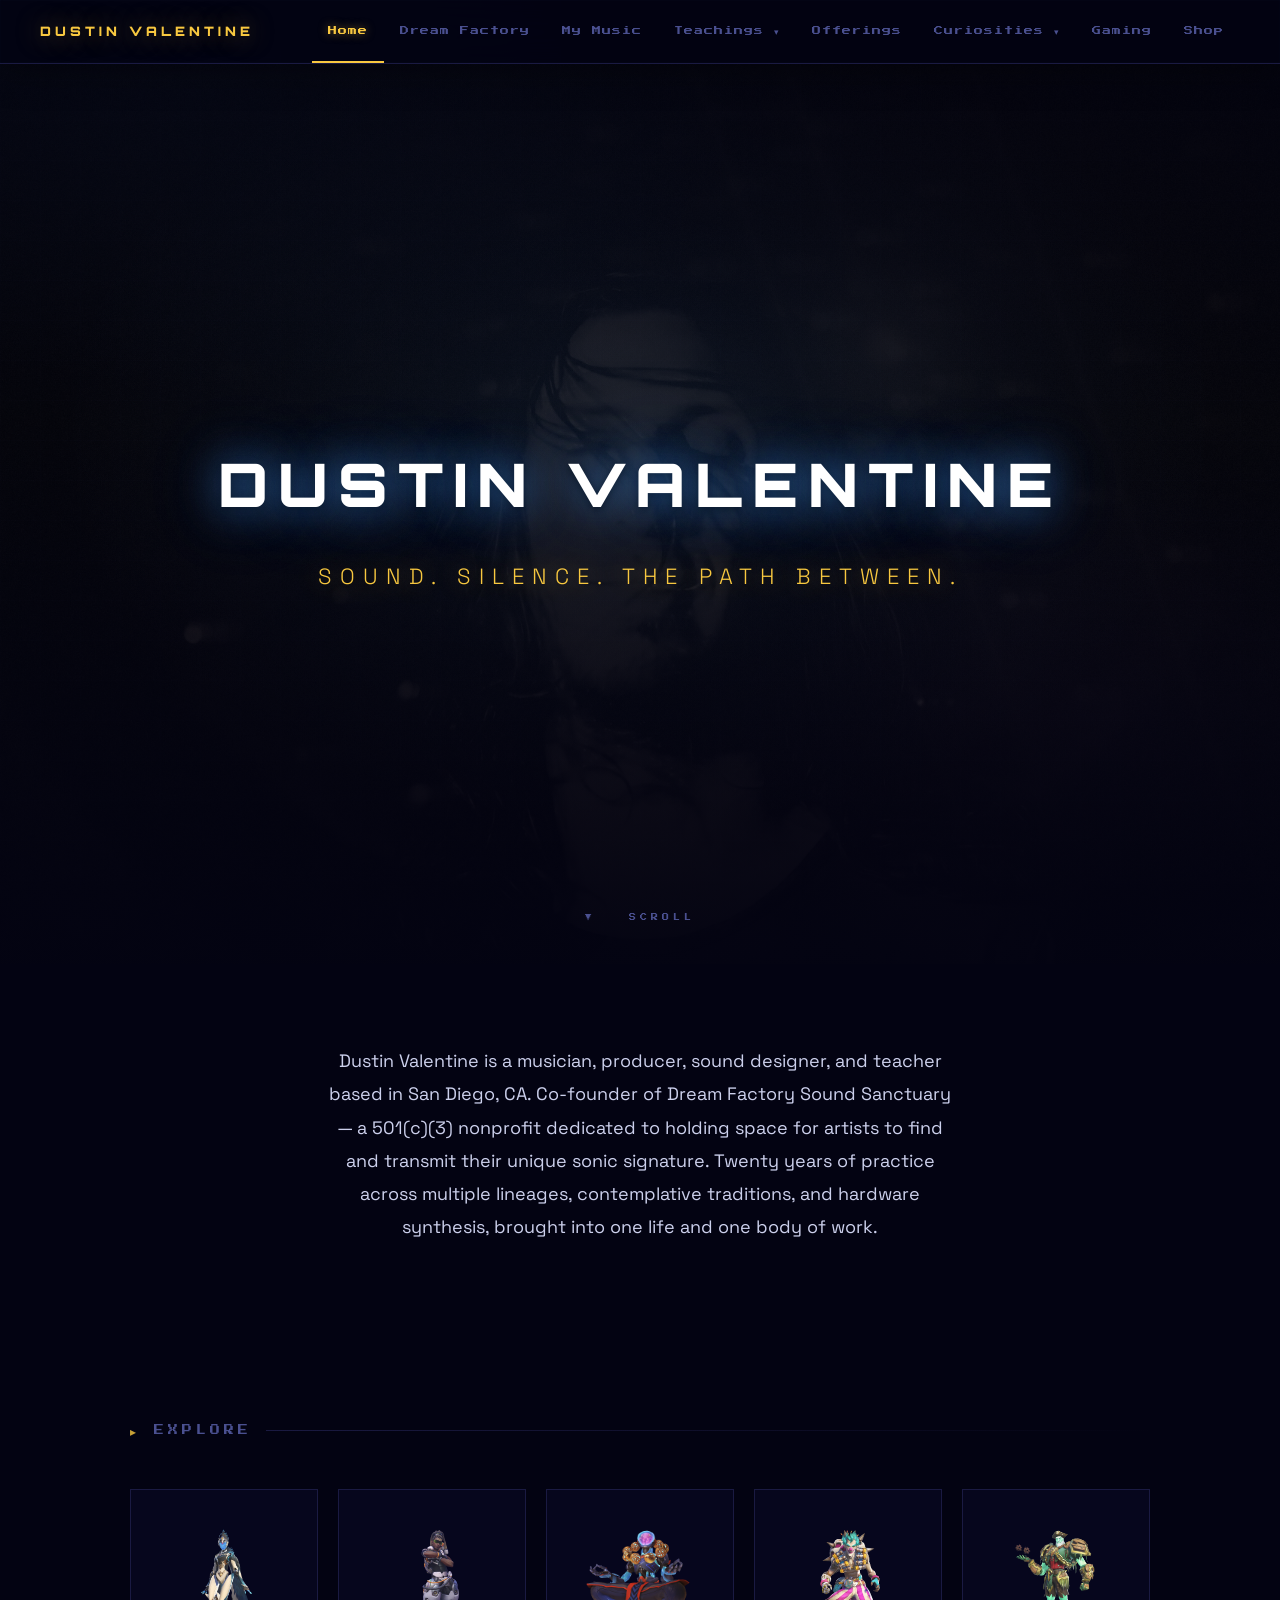
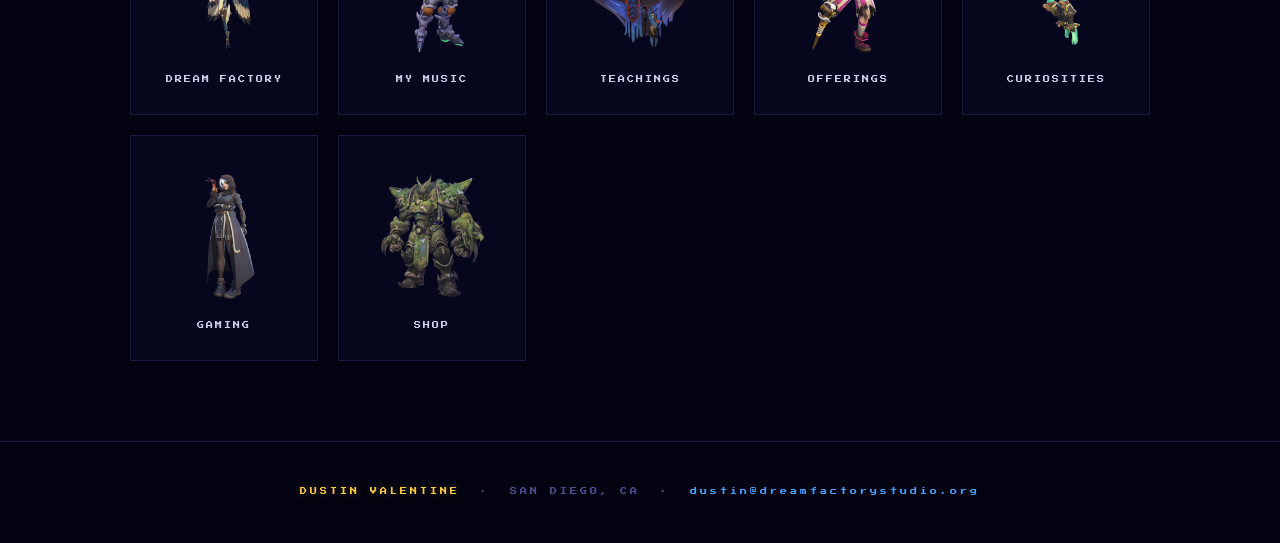
<file: index.html>
<!DOCTYPE html>
<html lang="en">
<head>
  <meta charset="UTF-8" />
  <link rel="icon" href="favicon.ico" />
  <link rel="icon" type="image/png" href="favicon-32.png" sizes="32x32" />
  <meta name="description" content="Dustin Valentine — musician, producer, sound designer, and teacher based in San Diego, CA. Co-founder of Dream Factory Sound Sanctuary." />
  <meta name="viewport" content="width=device-width, initial-scale=1.0" />
  <title>Dustin Valentine</title>
  <link rel="stylesheet" href="css/style.css" />
  <meta property="og:type" content="website" />
  <meta property="og:site_name" content="Dustin Valentine" />
  <meta property="og:title" content="Dustin Valentine" />
  <meta property="og:description" content="Dustin Valentine — musician, producer, sound designer, and teacher based in San Diego, CA." />
  <meta property="og:url" content="https://dustinvalentine.com/" />
  <meta property="og:image" content="https://dustinvalentine.com/images/photos/hero.jpg" />
  <meta name="twitter:card" content="summary_large_image" />
  <meta name="twitter:title" content="Dustin Valentine" />
  <meta name="twitter:description" content="Dustin Valentine — musician, producer, sound designer, and teacher based in San Diego, CA." />
  <link rel="canonical" href="https://dustinvalentine.com/" />
</head>
<body class="page">

  <!-- NAV -->
  <nav>
    <div class="nav-logo">DUSTIN VALENTINE</div>
    <ul class="nav-links">
      <li><a href="index.html" class="active">Home</a></li>
      <li><a href="dream-factory.html">Dream Factory</a></li>
      <li><a href="music.html">My Music</a></li>
      <li class="dropdown">
        <a href="teachings.html">Teachings ▾</a>
        <div class="dropdown-menu">
          <a href="teachings.html">Lineages &amp; Teachers</a>
          <a href="teachings-resources.html">Resources</a>
        </div>
      </li>
      <li><a href="offerings.html">Offerings</a></li>
      <li class="dropdown">
        <a href="curiosities.html">Curiosities ▾</a>
        <div class="dropdown-menu">
          <a href="curiosities.html#uap">UAP / UFO</a>
          <a href="curiosities.html#earth">Earthly Mysteries</a>
        </div>
      </li>
      <li><a href="gaming.html">Gaming</a></li>
      <li><a href="shop.html">Shop</a></li>
    </ul>

    <button class="nav-hamburger" aria-label="Menu" aria-expanded="false">
      <span></span><span></span><span></span>
    </button>
  </nav>

  <!-- HERO -->
  <div class="hero">
    <div class="hero-bg"></div>
    <div class="hero-overlay"></div>
    <div class="hero-content">
      <div class="hero-name">DUSTIN VALENTINE</div>
      <div class="hero-tagline">Sound. Silence. The path between.</div>
    </div>
    <div class="hero-scroll">▼ &nbsp; SCROLL</div>
  </div>

  <!-- INTRO -->
  <section style="text-align:center; max-width:720px; margin:0 auto;">
    <p style="font-size:18px; line-height:1.85; color:var(--text);">Dustin Valentine is a musician, producer, sound designer, and teacher based in San Diego, CA. Co-founder of Dream Factory Sound Sanctuary — a 501(c)(3) nonprofit dedicated to holding space for artists to find and transmit their unique sonic signature. Twenty years of practice across multiple lineages, contemplative traditions, and hardware synthesis, brought into one life and one body of work.</p>
  </section>

  <!-- NAV GRID -->
  <section>
    <div class="section-label">EXPLORE</div>
    <div class="nav-grid">
      <a class="nav-card" href="dream-factory.html">
        <img class="nav-card-hero" src="images/characters/echo.png" alt="Echo" />
        <span class="nav-card-name">DREAM FACTORY</span>
      </a>
      <a class="nav-card" href="music.html">
        <img class="nav-card-hero" src="images/characters/lucio.png" alt="Lúcio" />
        <span class="nav-card-name">MY MUSIC</span>
      </a>
      <a class="nav-card" href="teachings.html">
        <img class="nav-card-hero" src="images/characters/zen-nakji.png" alt="Zenyatta" />
        <span class="nav-card-name">TEACHINGS</span>
      </a>
      <a class="nav-card" href="offerings.html">
        <img class="nav-card-hero" src="images/characters/junkrat.png" alt="Junkrat" />
        <span class="nav-card-name">OFFERINGS</span>
      </a>
      <a class="nav-card" href="curiosities.html">
        <img class="nav-card-hero" src="images/characters/sigma.png" alt="Sigma" />
        <span class="nav-card-name">CURIOSITIES</span>
      </a>
      <a class="nav-card" href="gaming.html">
        <img class="nav-card-hero" src="images/characters/kiriko.png" alt="Kiriko" />
        <span class="nav-card-name">GAMING</span>
      </a>
      <a class="nav-card" href="shop.html">
        <img class="nav-card-hero" src="images/characters/rein.png" alt="Reinhardt" />
        <span class="nav-card-name">SHOP</span>
      </a>
    </div>
  </section>

  <!-- FOOTER -->
  <footer>
    <span>DUSTIN VALENTINE</span> &nbsp;·&nbsp; SAN DIEGO, CA &nbsp;·&nbsp; <a href="mailto:dustin@dreamfactorystudio.org">dustin@dreamfactorystudio.org</a>
  </footer>


  <script src="js/nav.js"></script>
  <script type="application/ld+json">
  {
    "@context": "https://schema.org",
    "@type": "Person",
    "name": "Dustin Valentine",
    "url": "https://dustinvalentine.com",
    "image": "https://dustinvalentine.com/images/photos/hero.jpg",
    "jobTitle": "Musician, Producer, Sound Designer, Teacher",
    "description": "Musician, producer, sound designer, and teacher based in San Diego, CA. Co-founder of Dream Factory Sound Sanctuary.",
    "address": {
      "@type": "PostalAddress",
      "addressLocality": "San Diego",
      "addressRegion": "CA",
      "addressCountry": "US"
    },
    "email": "dustin@dreamfactorystudio.org",
    "sameAs": [
      "https://open.spotify.com/artist/1yCy6EqkdlNhNSREpfnV8h",
      "https://dustin-valentine-shop.fourthwall.com",
      "https://dreamfactorystudio.org"
    ],
    "knowsAbout": ["Music Production", "Sound Design", "Sufi Practice", "Kundalini Yoga", "Modular Synthesis", "Ableton Live", "Pro Tools"]
  }
  </script>
</body>
</html>
</file>
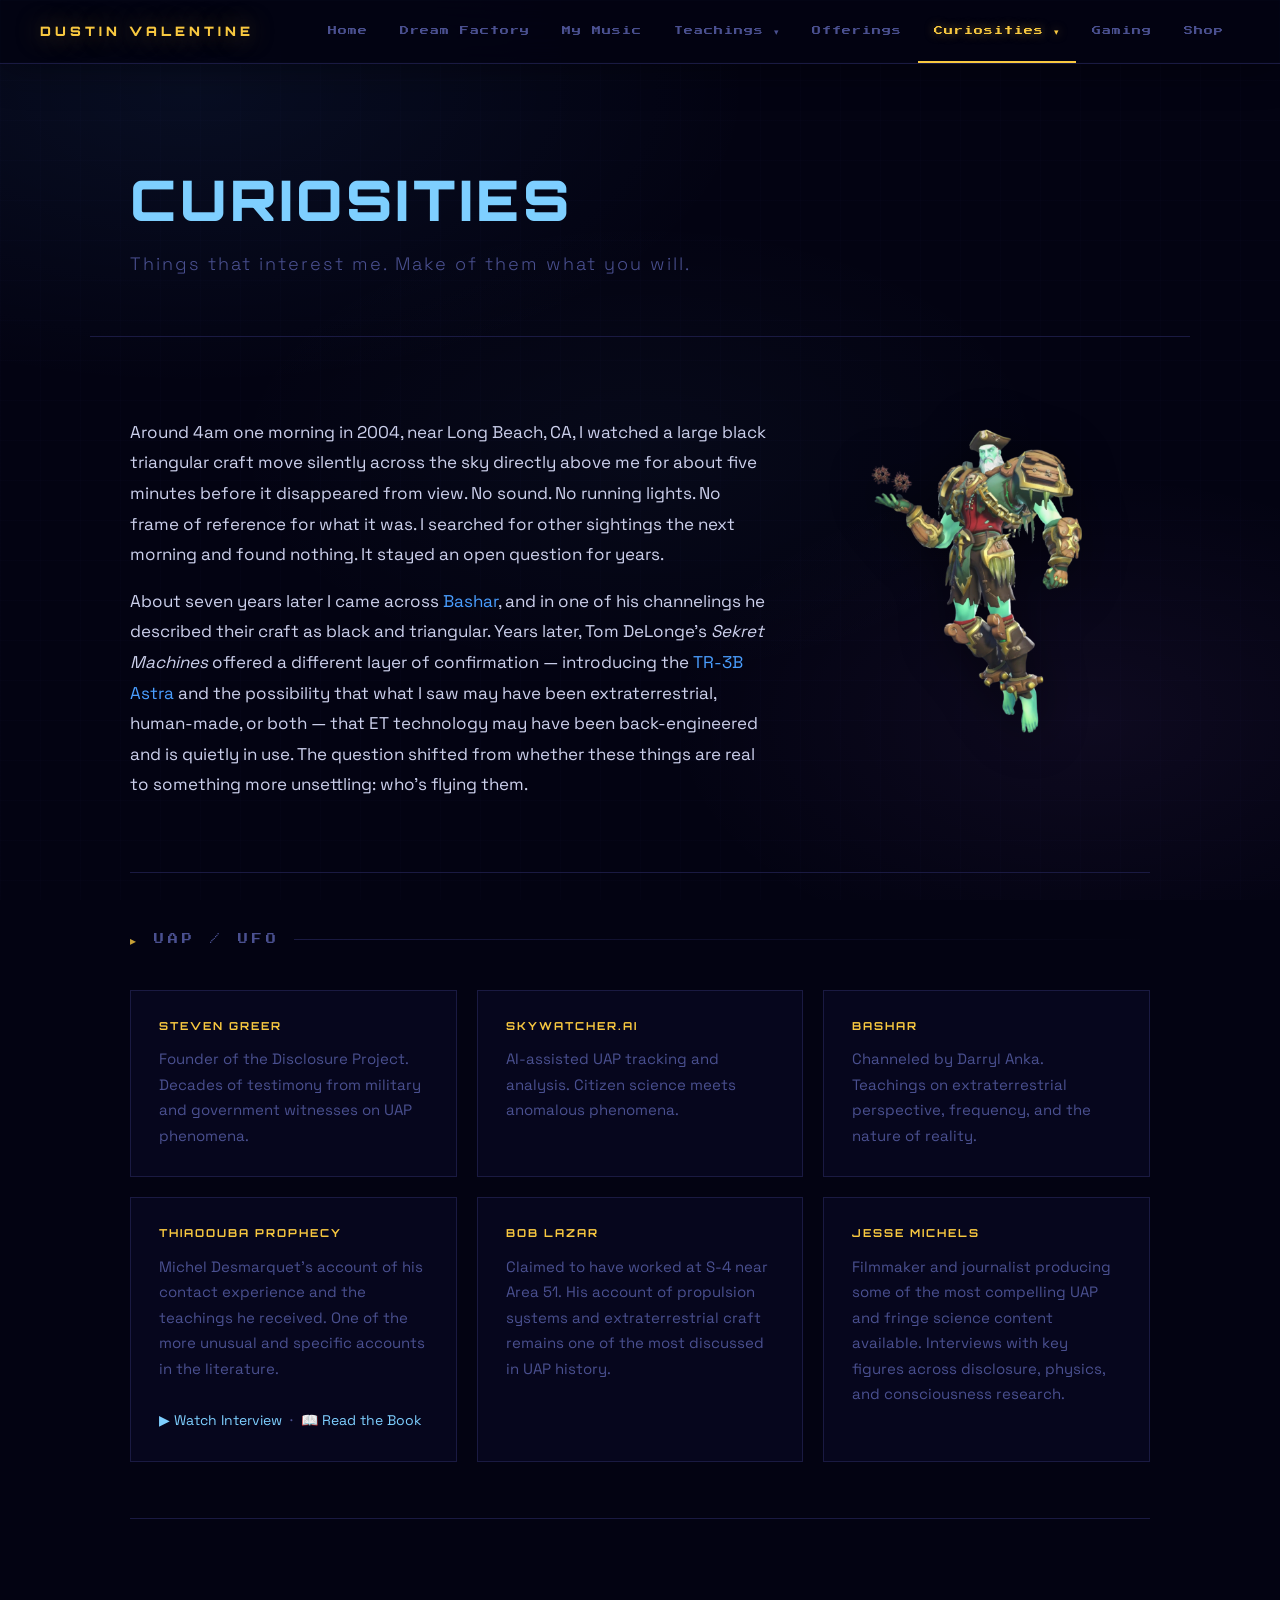
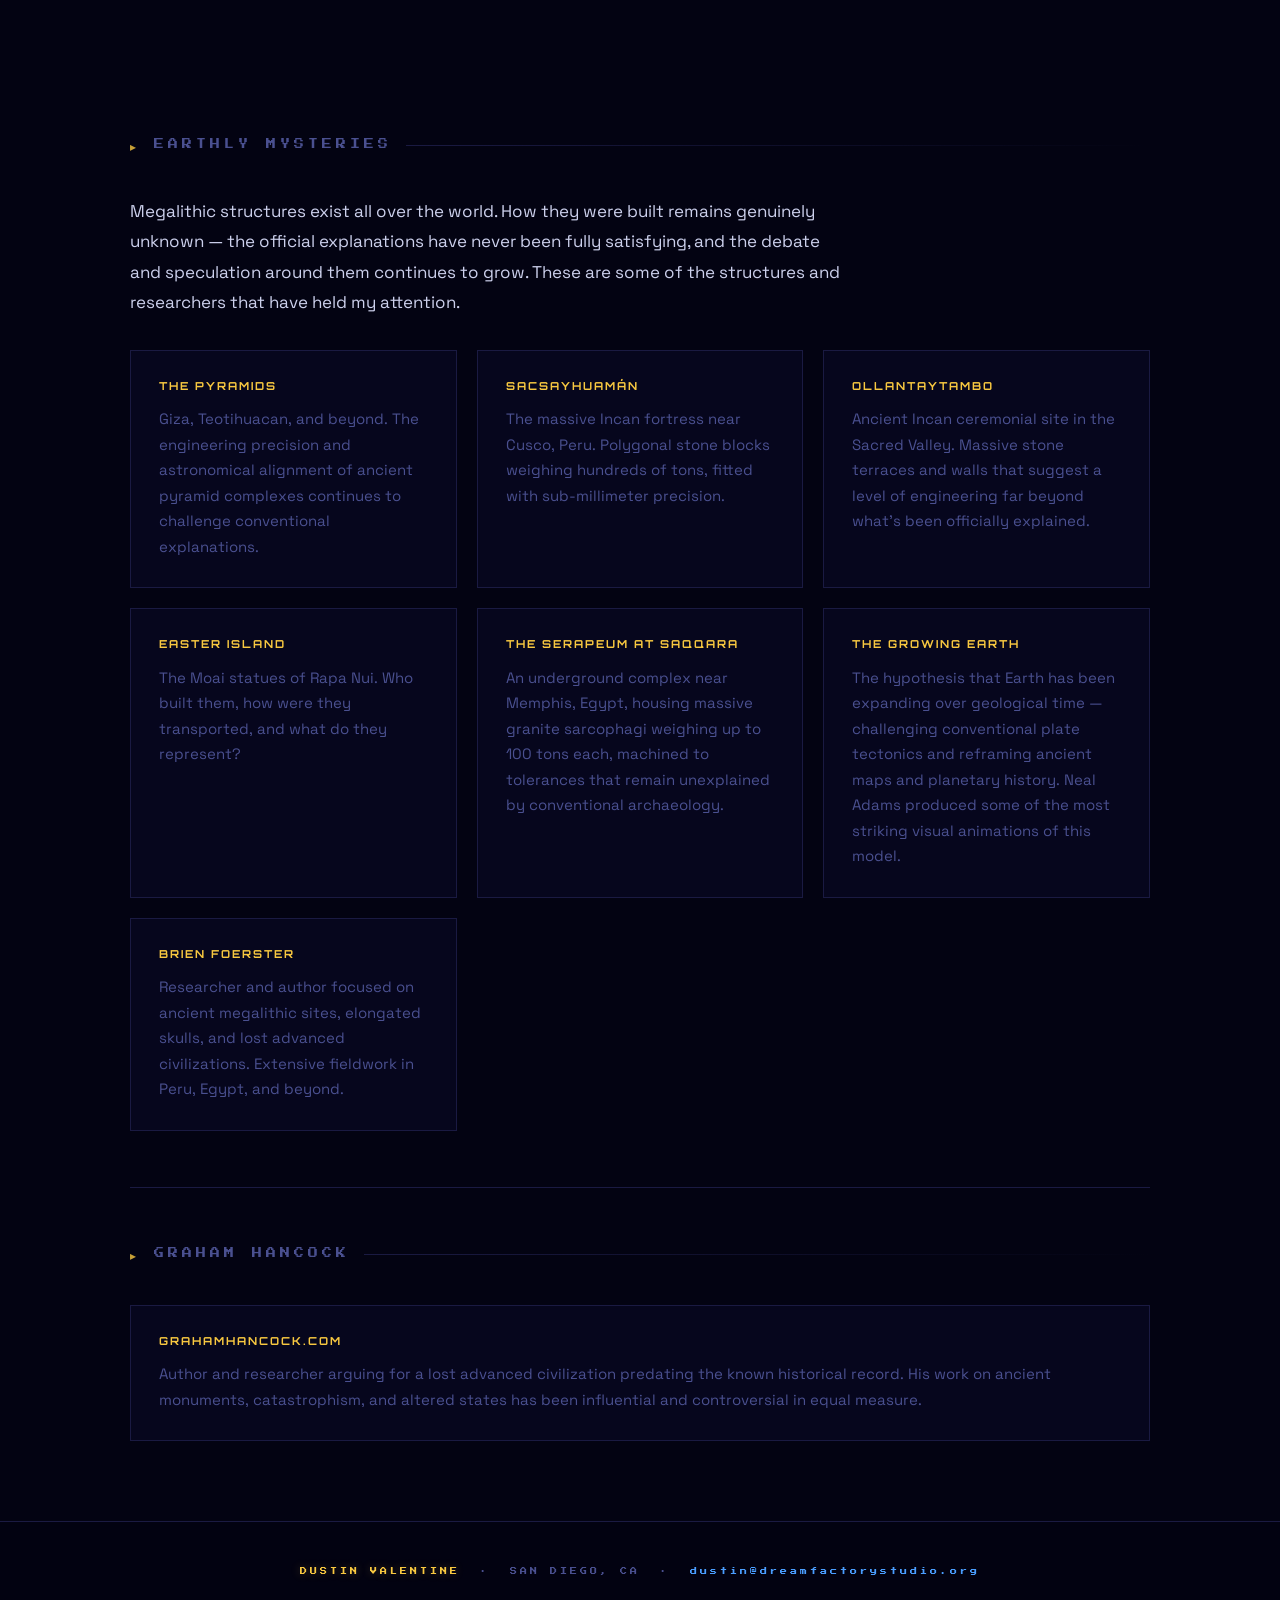
<file: curiosities.html>
<!DOCTYPE html>
<html lang="en">
<head>
  <meta charset="UTF-8" />
  <link rel="icon" href="favicon.ico" />
  <link rel="icon" type="image/png" href="favicon-32.png" sizes="32x32" />
  <meta name="description" content="Things that interest me — UAP sightings, earthly mysteries, ancient megalithic structures, Graham Hancock, and more." />
  <meta name="viewport" content="width=device-width, initial-scale=1.0" />
  <title>Curiosities — Dustin Valentine</title>
  <link rel="stylesheet" href="css/style.css" />
  <meta property="og:type" content="website" />
  <meta property="og:site_name" content="Dustin Valentine" />
  <meta property="og:title" content="Curiosities — Dustin Valentine" />
  <meta property="og:description" content="UAP sightings, earthly mysteries, ancient megalithic structures, Graham Hancock, and more." />
  <meta property="og:url" content="https://dustinvalentine.com/curiosities.html" />
  <meta property="og:image" content="https://dustinvalentine.com/images/photos/hero.jpg" />
  <meta name="twitter:card" content="summary_large_image" />
  <meta name="twitter:title" content="Curiosities — Dustin Valentine" />
  <meta name="twitter:description" content="UAP sightings, earthly mysteries, ancient megalithic structures, Graham Hancock, and more." />
  <link rel="canonical" href="https://dustinvalentine.com/curiosities.html" />
</head>
<body class="page accent-cyan">

  <nav>
    <div class="nav-logo">DUSTIN VALENTINE</div>
    <ul class="nav-links">
      <li><a href="index.html">Home</a></li>
      <li><a href="dream-factory.html">Dream Factory</a></li>
      <li><a href="music.html">My Music</a></li>
      <li class="dropdown">
        <a href="teachings.html">Teachings ▾</a>
        <div class="dropdown-menu">
          <a href="teachings.html">Lineages &amp; Teachers</a>
          <a href="teachings-resources.html">Resources</a>
        </div>
      </li>
      <li><a href="offerings.html">Offerings</a></li>
      <li class="dropdown">
        <a href="curiosities.html" class="active">Curiosities ▾</a>
        <div class="dropdown-menu">
          <a href="curiosities.html#uap">UAP / UFO</a>
          <a href="curiosities.html#earth">Earthly Mysteries</a>
        </div>
      </li>
      <li><a href="gaming.html">Gaming</a></li>
      <li><a href="shop.html">Shop</a></li>
    </ul>

    <button class="nav-hamburger" aria-label="Menu" aria-expanded="false">
      <span></span><span></span><span></span>
    </button>
  </nav>

  <div class="page-hero">
    <div class="page-hero-label"><img src="images/characters/sigma.png" alt="Sigma" class="page-hero-icon"></div>
    <div class="page-hero-title" style="color:var(--cyan)">CURIOSITIES</div>
    <div class="page-hero-sub">Things that interest me. Make of them what you will.</div>
  </div>

  <section id="uap">
    <div class="page-intro-row">
      <div class="page-intro-text">
        <p>Around 4am one morning in 2004, near Long Beach, CA, I watched a large black triangular craft move silently across the sky directly above me for about five minutes before it disappeared from view. No sound. No running lights. No frame of reference for what it was. I searched for other sightings the next morning and found nothing. It stayed an open question for years.</p>
        <p>About seven years later I came across <a href="https://www.bashar.org/" target="_blank" rel="noopener">Bashar</a>, and in one of his channelings he described their craft as black and triangular. Years later, Tom DeLonge's <em>Sekret Machines</em> offered a different layer of confirmation — introducing the <a href="https://en.wikipedia.org/wiki/Black_triangle_(UFO)" target="_blank" rel="noopener">TR-3B Astra</a> and the possibility that what I saw may have been extraterrestrial, human-made, or both — that ET technology may have been back-engineered and is quietly in use. The question shifted from whether these things are real to something more unsettling: who's flying them.</p>
      </div>
      <img src="images/characters/sigma.png" alt="Sigma" class="page-char-img" />
    </div>

    <hr class="divider" />
    <div class="section-label">UAP / UFO</div>
    <div class="card-grid">
      <div class="card">
        <div class="card-title"><a href="https://drstevengreer.com/" target="_blank" rel="noopener">STEVEN GREER</a></div>
        <div class="card-body">Founder of the Disclosure Project. Decades of testimony from military and government witnesses on UAP phenomena.</div>
      </div>
      <div class="card">
        <div class="card-title"><a href="https://skywatcher.ai/" target="_blank" rel="noopener">SKYWATCHER.AI</a></div>
        <div class="card-body">AI-assisted UAP tracking and analysis. Citizen science meets anomalous phenomena.</div>
      </div>
      <div class="card">
        <div class="card-title"><a href="https://www.bashar.org/" target="_blank" rel="noopener">BASHAR</a></div>
        <div class="card-body">Channeled by Darryl Anka. Teachings on extraterrestrial perspective, frequency, and the nature of reality.</div>
      </div>
      <div class="card">
        <div class="card-title"><a href="https://archive.org/details/thiaooubaprophecy_202001" target="_blank" rel="noopener">THIAOOUBA PROPHECY</a></div>
        <div class="card-body">Michel Desmarquet's account of his contact experience and the teachings he received. One of the more unusual and specific accounts in the literature.<br><br><a href="https://www.youtube.com/watch?v=Lhw2giOOlmU&t=7507s&pp=ygURbWljaGVsIGRlc21hcnF1ZXQ%3D" target="_blank" rel="noopener" style="color:var(--cyan);">▶ Watch Interview</a> &nbsp;·&nbsp; <a href="https://archive.org/details/thiaooubaprophecy_202001/mode/2up" target="_blank" rel="noopener" style="color:var(--cyan);">📖 Read the Book</a></div>
      </div>
      <div class="card">
        <div class="card-title"><a href="https://projectgravitaur.com/" target="_blank" rel="noopener">BOB LAZAR</a></div>
        <div class="card-body">Claimed to have worked at S-4 near Area 51. His account of propulsion systems and extraterrestrial craft remains one of the most discussed in UAP history.</div>
      </div>

      <div class="card">
        <div class="card-title"><a href="https://www.youtube.com/Jessemichels" target="_blank" rel="noopener">JESSE MICHELS</a></div>
        <div class="card-body">Filmmaker and journalist producing some of the most compelling UAP and fringe science content available. Interviews with key figures across disclosure, physics, and consciousness research.</div>
      </div>
    </div>

    <hr class="divider" />
  </section>

  <section id="earth">
    <div class="section-label">EARTHLY MYSTERIES</div>
    <p>Megalithic structures exist all over the world. How they were built remains genuinely unknown — the official explanations have never been fully satisfying, and the debate and speculation around them continues to grow. These are some of the structures and researchers that have held my attention.</p>
    <div class="card-grid">
      <div class="card">
        <div class="card-title"><a href="https://www.youtube.com/watch?v=zrmG2jBckgk" target="_blank" rel="noopener">THE PYRAMIDS</a></div>
        <div class="card-body">Giza, Teotihuacan, and beyond. The engineering precision and astronomical alignment of ancient pyramid complexes continues to challenge conventional explanations.</div>
      </div>
      <div class="card">
        <div class="card-title"><a href="https://www.ancient-origins.net/ancient-places-americas/unravelling-mystery-behind-megalithic-stone-walls-saksaywaman-001470" target="_blank" rel="noopener">SACSAYHUAMÁN</a></div>
        <div class="card-body">The massive Incan fortress near Cusco, Peru. Polygonal stone blocks weighing hundreds of tons, fitted with sub-millimeter precision.</div>
      </div>
      <div class="card">
        <div class="card-title"><a href="https://www.theancientconnection.com/megaliths/peru/ollantaytambo-incredible-megalithic-structures/" target="_blank" rel="noopener">OLLANTAYTAMBO</a></div>
        <div class="card-body">Ancient Incan ceremonial site in the Sacred Valley. Massive stone terraces and walls that suggest a level of engineering far beyond what's been officially explained.</div>
      </div>
      <div class="card">
        <div class="card-title"><a href="https://smarthistory.org/easter-island-moai/" target="_blank" rel="noopener">EASTER ISLAND</a></div>
        <div class="card-body">The Moai statues of Rapa Nui. Who built them, how were they transported, and what do they represent?</div>
      </div>
      <div class="card">
        <div class="card-title"><a href="https://youtu.be/nfv3vRrfp2E?si=9u_L_a_WBTy50vxl" target="_blank" rel="noopener">THE SERAPEUM AT SAQQARA</a></div>
        <div class="card-body">An underground complex near Memphis, Egypt, housing massive granite sarcophagi weighing up to 100 tons each, machined to tolerances that remain unexplained by conventional archaeology.</div>
      </div>
      <div class="card">
        <div class="card-title"><a href="https://www.youtube.com/watch?v=oJfBSc6e7QQ&list=PL7zhSARqcOEs0nC3xDvSAOoNta-fDRKi-" target="_blank" rel="noopener">THE GROWING EARTH</a></div>
        <div class="card-body">The hypothesis that Earth has been expanding over geological time — challenging conventional plate tectonics and reframing ancient maps and planetary history. Neal Adams produced some of the most striking visual animations of this model.</div>
      </div>
      <div class="card">
        <div class="card-title"><a href="https://www.youtube.com/c/brienfoerster" target="_blank" rel="noopener">BRIEN FOERSTER</a></div>
        <div class="card-body">Researcher and author focused on ancient megalithic sites, elongated skulls, and lost advanced civilizations. Extensive fieldwork in Peru, Egypt, and beyond.</div>
      </div>
    </div>

    <hr class="divider" />
    <div class="section-label">GRAHAM HANCOCK</div>
    <div class="card-grid">
      <div class="card">
        <div class="card-title"><a href="https://grahamhancock.com/" target="_blank" rel="noopener">GRAHAMHANCOCK.COM</a></div>
        <div class="card-body">Author and researcher arguing for a lost advanced civilization predating the known historical record. His work on ancient monuments, catastrophism, and altered states has been influential and controversial in equal measure.</div>
      </div>
    </div>
  </section>

  <footer>
    <span>DUSTIN VALENTINE</span> &nbsp;·&nbsp; SAN DIEGO, CA &nbsp;·&nbsp; <a href="mailto:dustin@dreamfactorystudio.org">dustin@dreamfactorystudio.org</a>
  </footer>


  <script src="js/nav.js"></script>
</body>
</html>
</file>
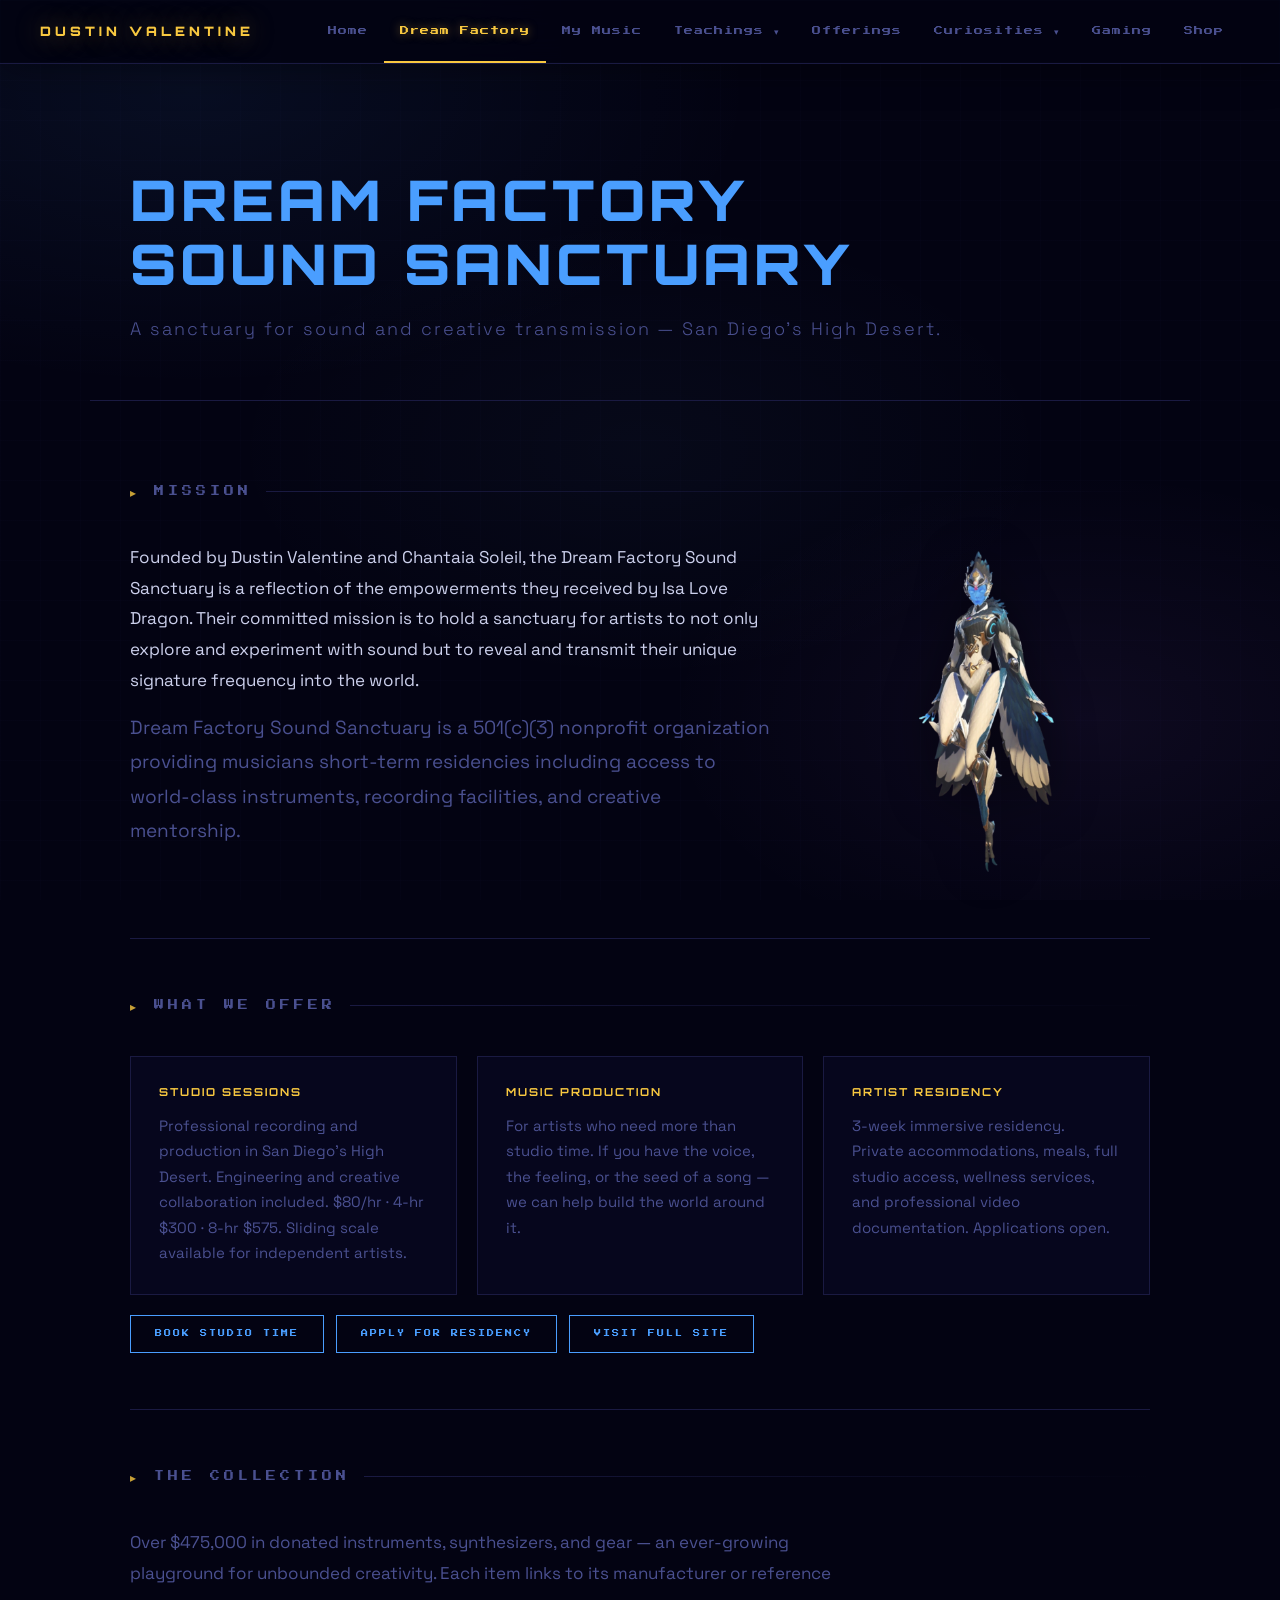
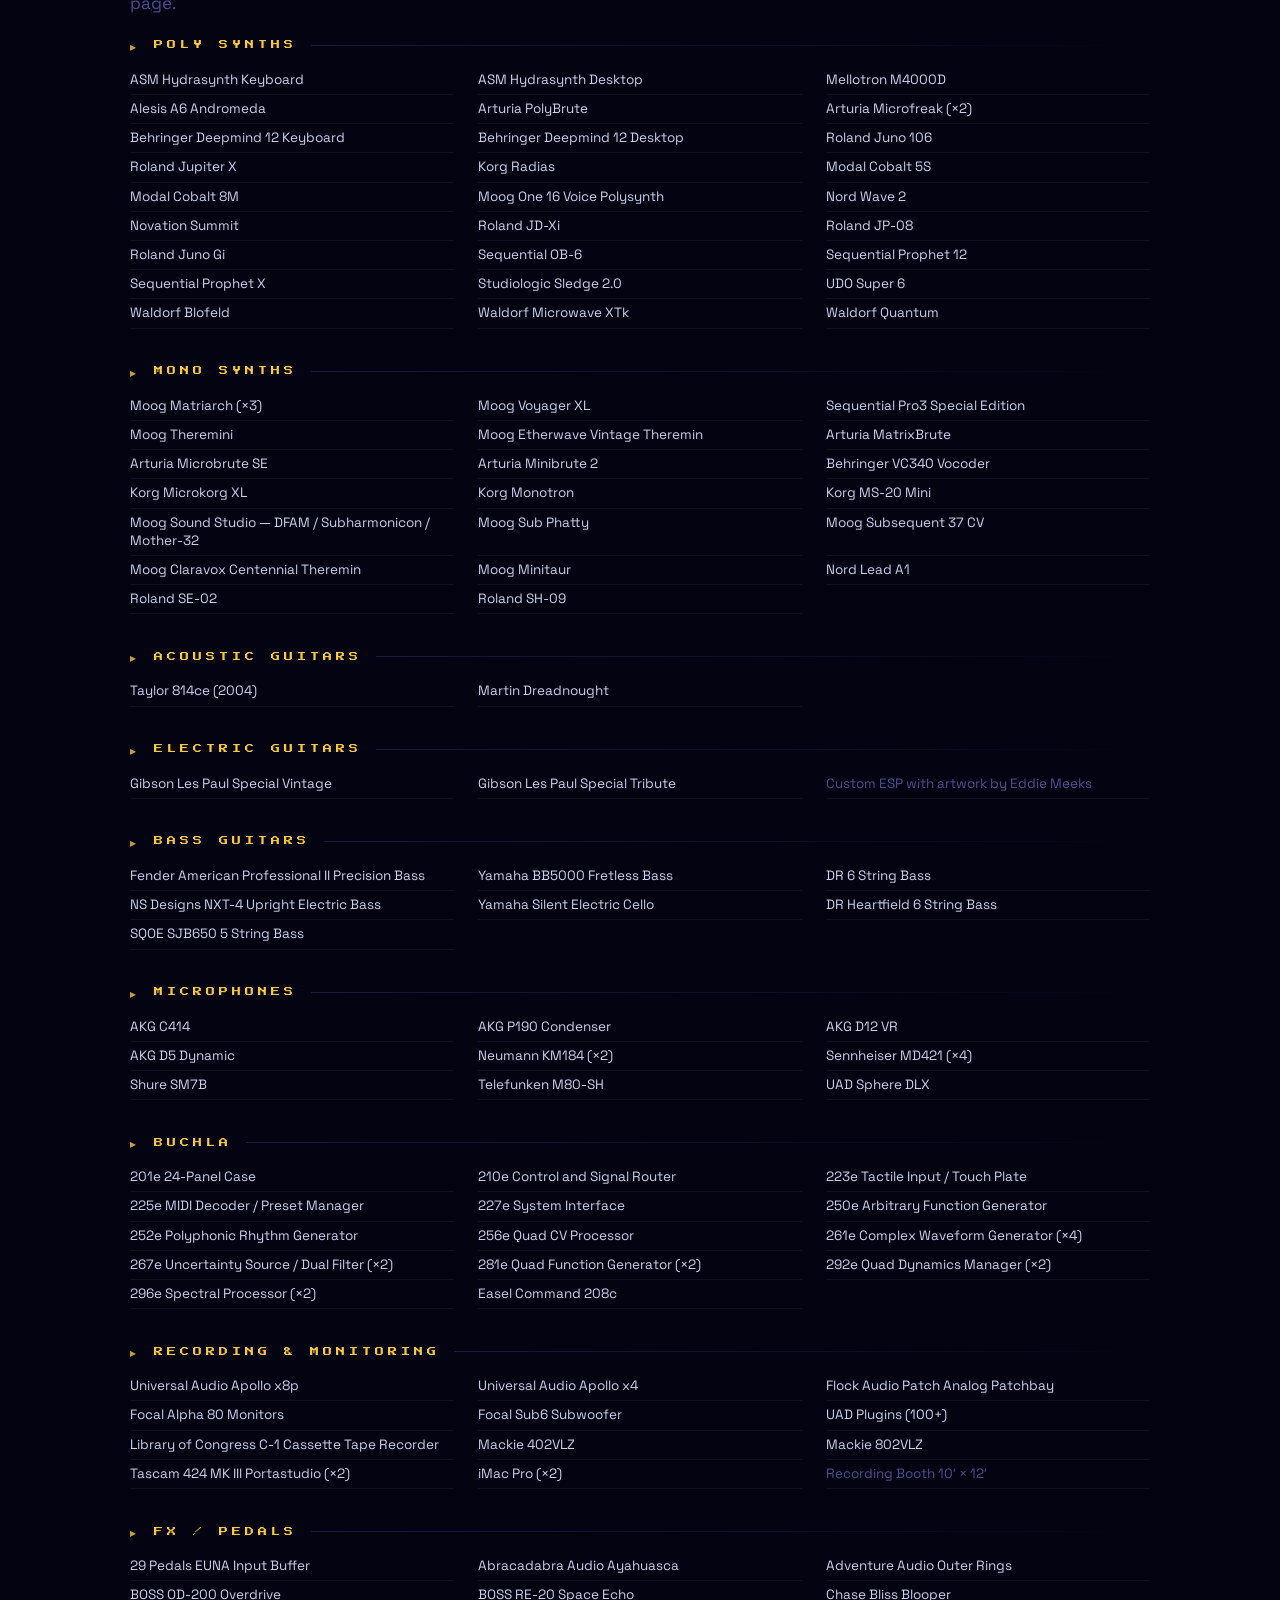
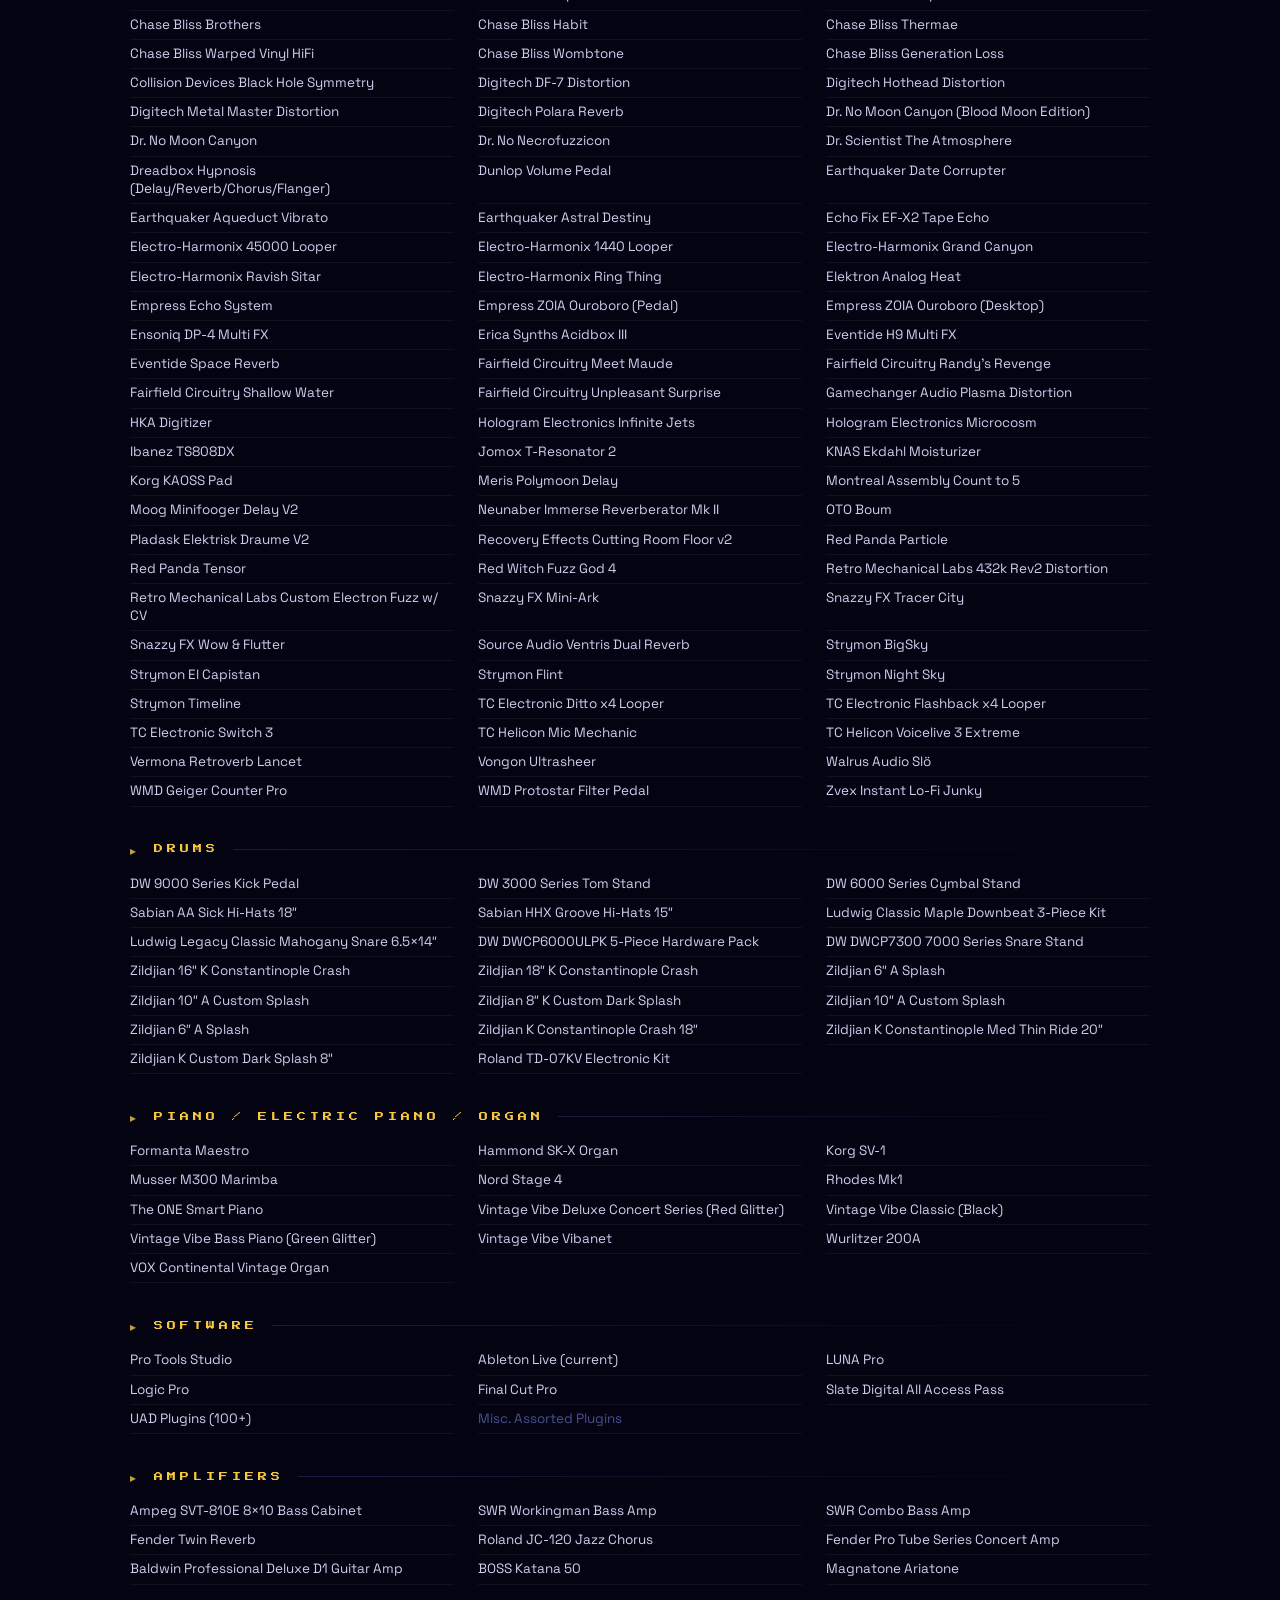
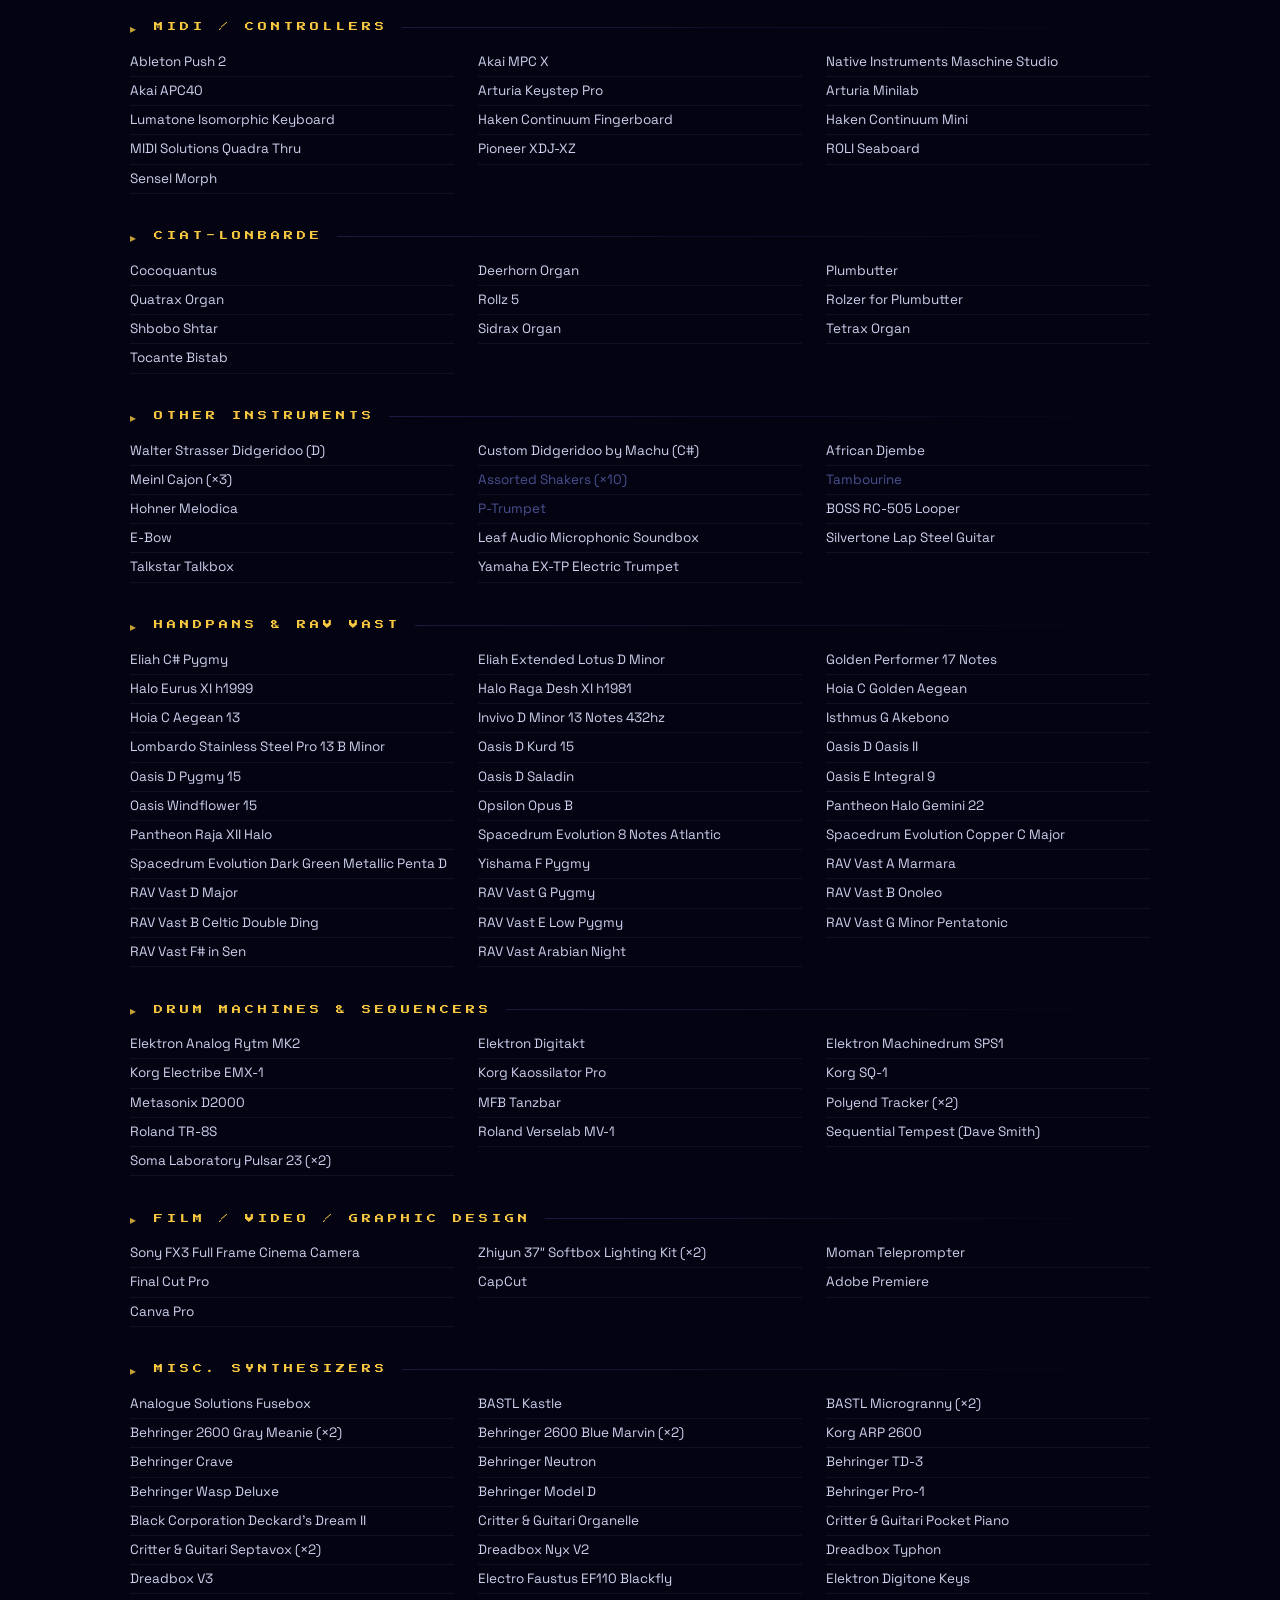
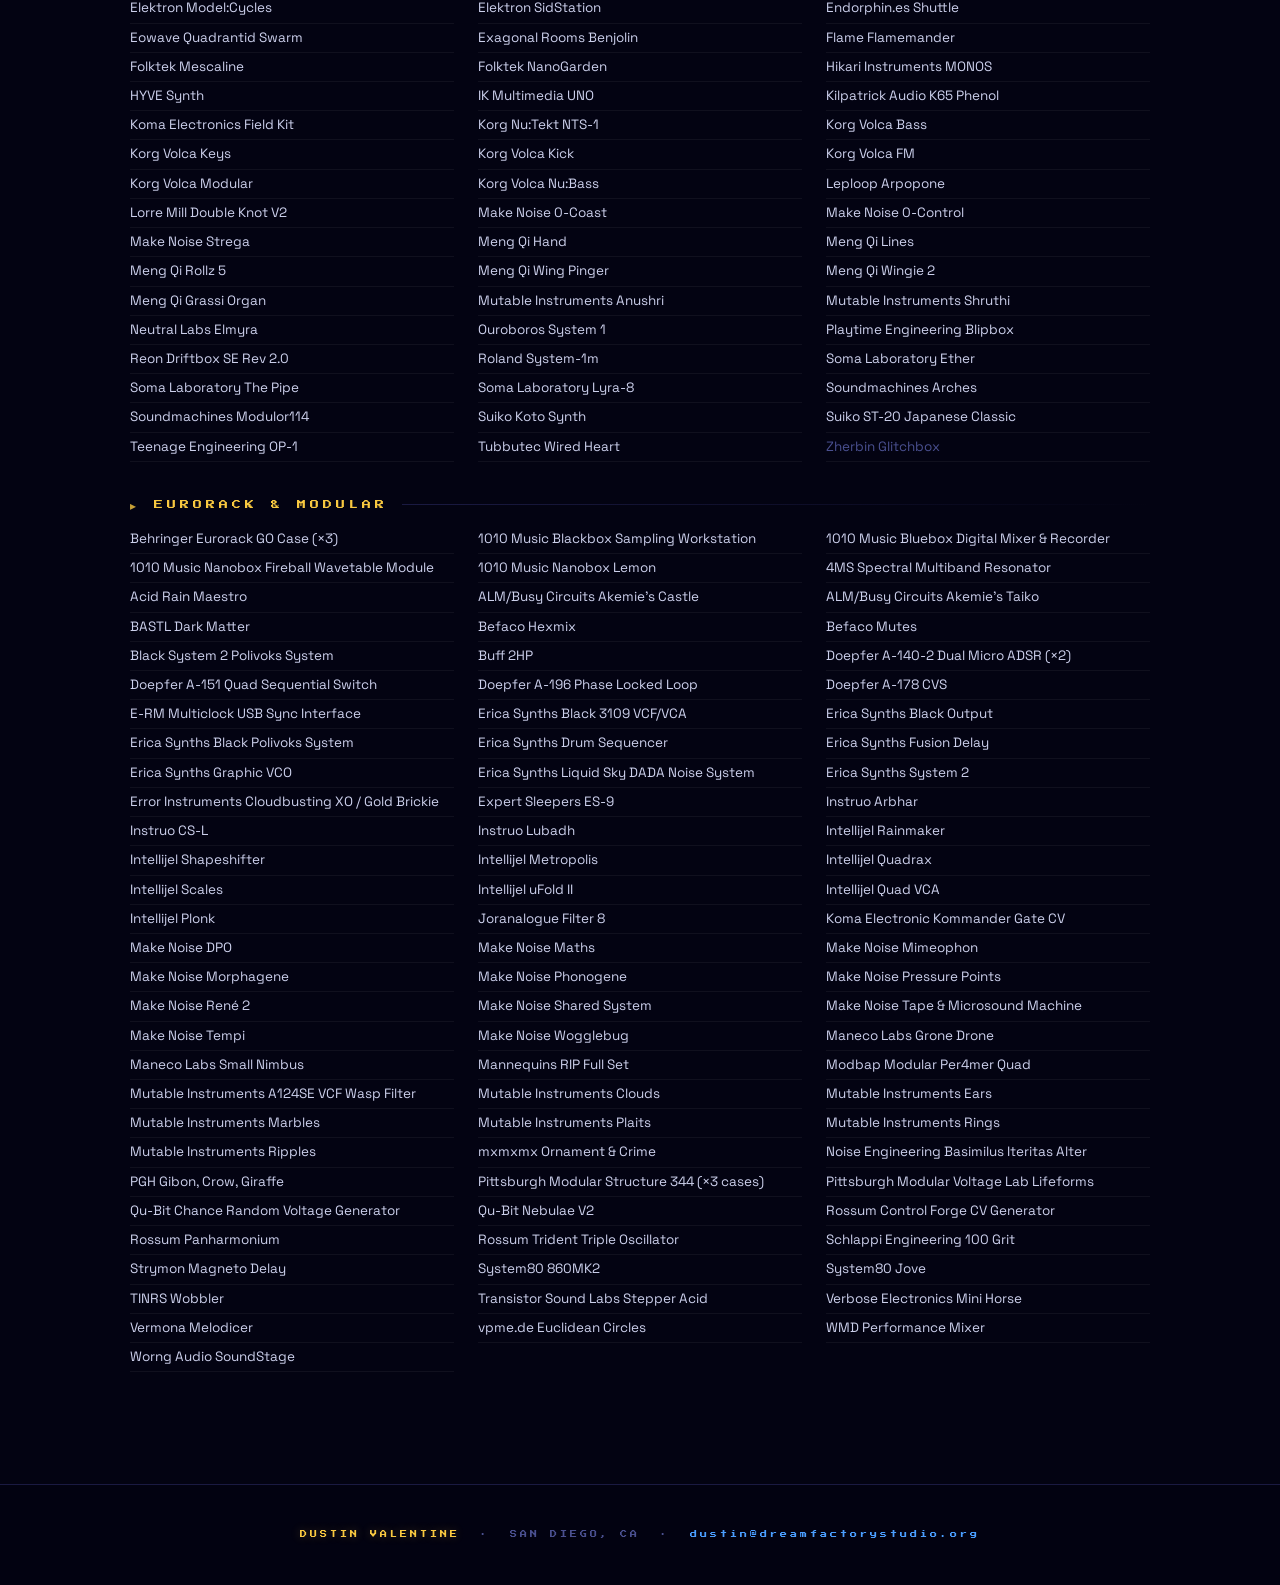
<file: dream-factory.html>
<!DOCTYPE html>
<html lang="en">
<head>
  <meta charset="UTF-8" />
  <link rel="icon" href="favicon.ico" />
  <link rel="icon" type="image/png" href="favicon-32.png" sizes="32x32" />
  <meta name="description" content="Dream Factory Sound Sanctuary — a 501(c)(3) nonprofit providing musicians world-class instruments, recording facilities, and creative mentorship." />
  <meta name="viewport" content="width=device-width, initial-scale=1.0" />
  <title>Dream Factory — Dustin Valentine</title>
  <link rel="stylesheet" href="css/style.css" />
  <meta property="og:type" content="website" />
  <meta property="og:site_name" content="Dustin Valentine" />
  <meta property="og:title" content="Dream Factory Sound Sanctuary — Dustin Valentine" />
  <meta property="og:description" content="A 501(c)(3) nonprofit providing musicians world-class instruments, recording facilities, and creative mentorship." />
  <meta property="og:url" content="https://dustinvalentine.com/dream-factory.html" />
  <meta property="og:image" content="https://dustinvalentine.com/images/photos/hero.jpg" />
  <meta name="twitter:card" content="summary_large_image" />
  <meta name="twitter:title" content="Dream Factory Sound Sanctuary — Dustin Valentine" />
  <meta name="twitter:description" content="A 501(c)(3) nonprofit providing musicians world-class instruments, recording facilities, and creative mentorship." />
  <link rel="canonical" href="https://dustinvalentine.com/dream-factory.html" />
</head>
<body class="page accent-blue">

  <nav>
    <div class="nav-logo">DUSTIN VALENTINE</div>
    <ul class="nav-links">
      <li><a href="index.html">Home</a></li>
      <li><a href="dream-factory.html" class="active">Dream Factory</a></li>
      <li><a href="music.html">My Music</a></li>
      <li class="dropdown">
        <a href="teachings.html">Teachings ▾</a>
        <div class="dropdown-menu">
          <a href="teachings.html">Lineages &amp; Teachers</a>
          <a href="teachings-resources.html">Resources</a>
        </div>
      </li>
      <li><a href="offerings.html">Offerings</a></li>
      <li class="dropdown">
        <a href="curiosities.html">Curiosities ▾</a>
        <div class="dropdown-menu">
          <a href="curiosities.html#uap">UAP / UFO</a>
          <a href="curiosities.html#earth">Earthly Mysteries</a>
        </div>
      </li>
      <li><a href="gaming.html">Gaming</a></li>
      <li><a href="shop.html">Shop</a></li>
    </ul>

    <button class="nav-hamburger" aria-label="Menu" aria-expanded="false">
      <span></span><span></span><span></span>
    </button>
  </nav>

  <div class="page-hero">
    <div class="page-hero-label"><img src="images/characters/echo.png" alt="Echo" class="page-hero-icon"></div>
    <div class="page-hero-title" style="color:var(--blue)">DREAM FACTORY<br>SOUND SANCTUARY</div>
    <div class="page-hero-sub">A sanctuary for sound and creative transmission — San Diego's High Desert.</div>
  </div>

  <section>
    <div class="section-label">MISSION</div>
    <div class="page-intro-row">
      <div class="page-intro-text">
        <p>Founded by Dustin Valentine and Chantaia Soleil, the Dream Factory Sound Sanctuary is a reflection of the empowerments they received by Isa Love Dragon. Their committed mission is to hold a sanctuary for artists to not only explore and experiment with sound but to reveal and transmit their unique signature frequency into the world.</p>
        <p style="color:var(--dim); font-size:19px;">Dream Factory Sound Sanctuary is a 501(c)(3) nonprofit organization providing musicians short-term residencies including access to world-class instruments, recording facilities, and creative mentorship.</p>
      </div>
      <img src="images/characters/echo.png" alt="Echo" class="page-char-img" />
    </div>

    <hr class="divider" />
    <div class="section-label">WHAT WE OFFER</div>
    <div class="card-grid">
      <div class="card">
        <div class="card-title">STUDIO SESSIONS</div>
        <div class="card-body">Professional recording and production in San Diego's High Desert. Engineering and creative collaboration included. $80/hr · 4-hr $300 · 8-hr $575. Sliding scale available for independent artists.</div>
      </div>
      <div class="card">
        <div class="card-title">MUSIC PRODUCTION</div>
        <div class="card-body">For artists who need more than studio time. If you have the voice, the feeling, or the seed of a song — we can help build the world around it.</div>
      </div>
      <div class="card">
        <div class="card-title">ARTIST RESIDENCY</div>
        <div class="card-body">3-week immersive residency. Private accommodations, meals, full studio access, wellness services, and professional video documentation. Applications open.</div>
      </div>

    </div>

    <div class="btn-row">
      <a class="btn btn-blue" href="https://dreamfactorystudio.org/studio-sessions" target="_blank"><span>Book Studio Time</span></a>
      <a class="btn btn-blue" href="https://dreamfactorystudio.org/artist-residency" target="_blank"><span>Apply for Residency</span></a>
      <a class="btn btn-blue" href="https://dreamfactorystudio.org" target="_blank"><span>Visit Full Site</span></a>
    </div>

    <hr class="divider" />
    <div class="section-label">THE COLLECTION</div>
    <p style="color:var(--dim); font-size:17px;">Over $475,000 in donated instruments, synthesizers, and gear — an ever-growing playground for unbounded creativity. Each item links to its manufacturer or reference page.</p>

    <div class="gear-category">
      <div class="section-label" style="font-size:9px; margin-bottom:6px; color:var(--gold)">POLY SYNTHS</div>
      <div class="gear-grid">
        <a class="gear-item" href="https://www.ashunsoundmachines.com/hydrasynth" target="_blank" rel="noopener">ASM Hydrasynth Keyboard</a>
        <a class="gear-item" href="https://www.ashunsoundmachines.com/hydrasynth-desktop" target="_blank" rel="noopener">ASM Hydrasynth Desktop</a>
        <a class="gear-item" href="https://www.mellotron.com/m4000d" target="_blank" rel="noopener">Mellotron M4000D</a>
        <a class="gear-item" href="https://en.wikipedia.org/wiki/Alesis_A6_Andromeda" target="_blank" rel="noopener">Alesis A6 Andromeda</a>
        <a class="gear-item" href="https://www.arturia.com/products/hardware-synths/polybrute" target="_blank" rel="noopener">Arturia PolyBrute</a>
        <a class="gear-item" href="https://www.arturia.com/products/hardware-synths/microfreak" target="_blank" rel="noopener">Arturia Microfreak (×2)</a>
        <a class="gear-item" href="https://www.behringer.com/product.html?modelCode=P0C0O" target="_blank" rel="noopener">Behringer Deepmind 12 Keyboard</a>
        <a class="gear-item" href="https://www.behringer.com/product.html?modelCode=P0C0O" target="_blank" rel="noopener">Behringer Deepmind 12 Desktop</a>
        <a class="gear-item" href="https://en.wikipedia.org/wiki/Roland_Juno-106" target="_blank" rel="noopener">Roland Juno 106</a>
        <a class="gear-item" href="https://www.roland.com/us/products/jupiter-x/" target="_blank" rel="noopener">Roland Jupiter X</a>
        <a class="gear-item" href="https://www.korg.com/us/products/synthesizers/radias/" target="_blank" rel="noopener">Korg Radias</a>
        <a class="gear-item" href="https://www.modalelectronics.com/cobalt5s" target="_blank" rel="noopener">Modal Cobalt 5S</a>
        <a class="gear-item" href="https://www.modalelectronics.com/cobalt8m" target="_blank" rel="noopener">Modal Cobalt 8M</a>
        <a class="gear-item" href="https://www.moogmusic.com/products/moog-one" target="_blank" rel="noopener">Moog One 16 Voice Polysynth</a>
        <a class="gear-item" href="https://www.nordkeyboards.com/products/nord-wave-2" target="_blank" rel="noopener">Nord Wave 2</a>
        <a class="gear-item" href="https://novationmusic.com/products/summit" target="_blank" rel="noopener">Novation Summit</a>
        <a class="gear-item" href="https://www.roland.com/us/products/jd-xi/" target="_blank" rel="noopener">Roland JD-Xi</a>
        <a class="gear-item" href="https://www.roland.com/us/products/jp-08/" target="_blank" rel="noopener">Roland JP-08</a>
        <a class="gear-item" href="https://www.roland.com/us/products/juno-gi/" target="_blank" rel="noopener">Roland Juno Gi</a>
        <a class="gear-item" href="https://www.sequential.com/product/ob-6/" target="_blank" rel="noopener">Sequential OB-6</a>
        <a class="gear-item" href="https://www.sequential.com/product/prophet-12/" target="_blank" rel="noopener">Sequential Prophet 12</a>
        <a class="gear-item" href="https://www.sequential.com/product/prophet-x/" target="_blank" rel="noopener">Sequential Prophet X</a>
        <a class="gear-item" href="https://www.studiologic-music.com/products/sledge/" target="_blank" rel="noopener">Studiologic Sledge 2.0</a>
        <a class="gear-item" href="https://www.udo-audio.com/super-6" target="_blank" rel="noopener">UDO Super 6</a>
        <a class="gear-item" href="https://waldorfmusic.com/blofeld/" target="_blank" rel="noopener">Waldorf Blofeld</a>
        <a class="gear-item" href="https://en.wikipedia.org/wiki/Waldorf_Microwave" target="_blank" rel="noopener">Waldorf Microwave XTk</a>
        <a class="gear-item" href="https://waldorfmusic.com/quantum/" target="_blank" rel="noopener">Waldorf Quantum</a>
      </div>
    </div>

    <div class="gear-category">
      <div class="section-label" style="font-size:9px; margin-bottom:6px; color:var(--gold)">MONO SYNTHS</div>
      <div class="gear-grid">
        <a class="gear-item" href="https://www.moogmusic.com/products/matriarch" target="_blank" rel="noopener">Moog Matriarch (×3)</a>
        <a class="gear-item" href="https://en.wikipedia.org/wiki/Minimoog_Voyager" target="_blank" rel="noopener">Moog Voyager XL</a>
        <a class="gear-item" href="https://www.sequential.com/product/pro-3/" target="_blank" rel="noopener">Sequential Pro3 Special Edition</a>
        <a class="gear-item" href="https://www.moogmusic.com/products/theremini" target="_blank" rel="noopener">Moog Theremini</a>
        <a class="gear-item" href="https://www.moogmusic.com/products/etherwave-theremin" target="_blank" rel="noopener">Moog Etherwave Vintage Theremin</a>
        <a class="gear-item" href="https://www.arturia.com/products/hardware-synths/matrixbrute" target="_blank" rel="noopener">Arturia MatrixBrute</a>
        <a class="gear-item" href="https://www.arturia.com/products/hardware-synths/microbrute" target="_blank" rel="noopener">Arturia Microbrute SE</a>
        <a class="gear-item" href="https://www.arturia.com/products/hardware-synths/minibrute2" target="_blank" rel="noopener">Arturia Minibrute 2</a>
        <a class="gear-item" href="https://www.behringer.com/product.html?modelCode=P0D9Z" target="_blank" rel="noopener">Behringer VC340 Vocoder</a>
        <a class="gear-item" href="https://www.korg.com/us/products/synthesizers/microkorg_xl/" target="_blank" rel="noopener">Korg Microkorg XL</a>
        <a class="gear-item" href="https://www.korg.com/us/products/dj/monotron/" target="_blank" rel="noopener">Korg Monotron</a>
        <a class="gear-item" href="https://www.korg.com/us/products/synthesizers/ms-20_mini/" target="_blank" rel="noopener">Korg MS-20 Mini</a>
        <a class="gear-item" href="https://www.moogmusic.com/products/moog-sound-studio" target="_blank" rel="noopener">Moog Sound Studio — DFAM / Subharmonicon / Mother-32</a>
        <a class="gear-item" href="https://en.wikipedia.org/wiki/Moog_Sub_Phatty" target="_blank" rel="noopener">Moog Sub Phatty</a>
        <a class="gear-item" href="https://www.moogmusic.com/products/subsequent-37" target="_blank" rel="noopener">Moog Subsequent 37 CV</a>
        <a class="gear-item" href="https://www.moogmusic.com/products/claravox-centennial" target="_blank" rel="noopener">Moog Claravox Centennial Theremin</a>
        <a class="gear-item" href="https://www.moogmusic.com/products/minitaur" target="_blank" rel="noopener">Moog Minitaur</a>
        <a class="gear-item" href="https://www.nordkeyboards.com/products/nord-lead-a1" target="_blank" rel="noopener">Nord Lead A1</a>
        <a class="gear-item" href="https://www.roland.com/us/products/se-02/" target="_blank" rel="noopener">Roland SE-02</a>
        <a class="gear-item" href="https://en.wikipedia.org/wiki/Roland_SH-09" target="_blank" rel="noopener">Roland SH-09</a>
      </div>
    </div>

    <div class="gear-category">
      <div class="section-label" style="font-size:9px; margin-bottom:6px; color:var(--gold)">ACOUSTIC GUITARS</div>
      <div class="gear-grid">
        <a class="gear-item" href="https://www.taylorguitars.com/guitars/acoustic/814ce" target="_blank" rel="noopener">Taylor 814ce (2004)</a>
        <a class="gear-item" href="https://www.martinguitar.com" target="_blank" rel="noopener">Martin Dreadnought</a>
      </div>
    </div>

    <div class="gear-category">
      <div class="section-label" style="font-size:9px; margin-bottom:6px; color:var(--gold)">ELECTRIC GUITARS</div>
      <div class="gear-grid">
        <a class="gear-item" href="https://www.gibson.com/en-US/Collection/les-paul-special" target="_blank" rel="noopener">Gibson Les Paul Special Vintage</a>
        <a class="gear-item" href="https://www.gibson.com/en-US/Collection/les-paul-special" target="_blank" rel="noopener">Gibson Les Paul Special Tribute</a>
        <span class="gear-item-plain">Custom ESP with artwork by Eddie Meeks</span>
      </div>
    </div>

    <div class="gear-category">
      <div class="section-label" style="font-size:9px; margin-bottom:6px; color:var(--gold)">BASS GUITARS</div>
      <div class="gear-grid">
        <a class="gear-item" href="https://www.fender.com/en-US/electric-basses/precision-bass/american-professional-ii-precision-bass/0193930706.html" target="_blank" rel="noopener">Fender American Professional II Precision Bass</a>
        <a class="gear-item" href="https://usa.yamaha.com/products/musical_instruments/guitars_basses/p_series/" target="_blank" rel="noopener">Yamaha BB5000 Fretless Bass</a>
        <a class="gear-item" href="https://www.sweetwater.com/c832--6_String_Bass_Guitars" target="_blank" rel="noopener">DR 6 String Bass</a>
        <a class="gear-item" href="https://www.nedsteinberger.com/nxt-series" target="_blank" rel="noopener">NS Designs NXT-4 Upright Electric Bass</a>
        <a class="gear-item" href="https://usa.yamaha.com/products/musical_instruments/strings/silent-series/" target="_blank" rel="noopener">Yamaha Silent Electric Cello</a>
        <a class="gear-item" href="https://en.wikipedia.org/wiki/Heartfield_guitars" target="_blank" rel="noopener">DR Heartfield 6 String Bass</a>
        <a class="gear-item" href="https://www.sweetwater.com" target="_blank" rel="noopener">SQOE SJB650 5 String Bass</a>
      </div>
    </div>

    <div class="gear-category">
      <div class="section-label" style="font-size:9px; margin-bottom:6px; color:var(--gold)">MICROPHONES</div>
      <div class="gear-grid">
        <a class="gear-item" href="https://www.akg.com/microphones/condenser-microphones/C414+XLII.html" target="_blank" rel="noopener">AKG C414</a>
        <a class="gear-item" href="https://www.akg.com/microphones/condenser-microphones/P190.html" target="_blank" rel="noopener">AKG P190 Condenser</a>
        <a class="gear-item" href="https://www.akg.com/microphones/dynamic-microphones/D12+VR.html" target="_blank" rel="noopener">AKG D12 VR</a>
        <a class="gear-item" href="https://www.akg.com/microphones/dynamic-microphones/D5.html" target="_blank" rel="noopener">AKG D5 Dynamic</a>
        <a class="gear-item" href="https://www.neumann.com/en-us/products/microphones/km-184/" target="_blank" rel="noopener">Neumann KM184 (×2)</a>
        <a class="gear-item" href="https://en-us.sennheiser.com/md421" target="_blank" rel="noopener">Sennheiser MD421 (×4)</a>
        <a class="gear-item" href="https://www.shure.com/en-US/products/microphones/sm/sm7b" target="_blank" rel="noopener">Shure SM7B</a>
        <a class="gear-item" href="https://www.telefunken-elektroakustik.com/m80-sh" target="_blank" rel="noopener">Telefunken M80-SH</a>
        <a class="gear-item" href="https://www.uaudio.com/microphones/sphere-dlx.html" target="_blank" rel="noopener">UAD Sphere DLX</a>
      </div>
    </div>

    <div class="gear-category">
      <div class="section-label" style="font-size:9px; margin-bottom:6px; color:var(--gold)">BUCHLA</div>
      <div class="gear-grid">
        <a class="gear-item" href="https://buchla.com/201e/" target="_blank" rel="noopener">201e 24-Panel Case</a>
        <a class="gear-item" href="https://buchla.com/210e/" target="_blank" rel="noopener">210e Control and Signal Router</a>
        <a class="gear-item" href="https://buchla.com/223e/" target="_blank" rel="noopener">223e Tactile Input / Touch Plate</a>
        <a class="gear-item" href="https://buchla.com/225e/" target="_blank" rel="noopener">225e MIDI Decoder / Preset Manager</a>
        <a class="gear-item" href="https://buchla.com/227e/" target="_blank" rel="noopener">227e System Interface</a>
        <a class="gear-item" href="https://buchla.com/250e/" target="_blank" rel="noopener">250e Arbitrary Function Generator</a>
        <a class="gear-item" href="https://buchla.com/252e/" target="_blank" rel="noopener">252e Polyphonic Rhythm Generator</a>
        <a class="gear-item" href="https://buchla.com/256e/" target="_blank" rel="noopener">256e Quad CV Processor</a>
        <a class="gear-item" href="https://buchla.com/261e/" target="_blank" rel="noopener">261e Complex Waveform Generator (×4)</a>
        <a class="gear-item" href="https://buchla.com/267e/" target="_blank" rel="noopener">267e Uncertainty Source / Dual Filter (×2)</a>
        <a class="gear-item" href="https://buchla.com/281e/" target="_blank" rel="noopener">281e Quad Function Generator (×2)</a>
        <a class="gear-item" href="https://buchla.com/292e/" target="_blank" rel="noopener">292e Quad Dynamics Manager (×2)</a>
        <a class="gear-item" href="https://buchla.com/296e/" target="_blank" rel="noopener">296e Spectral Processor (×2)</a>
        <a class="gear-item" href="https://buchla.com/easel-command/" target="_blank" rel="noopener">Easel Command 208c</a>
      </div>
    </div>

    <div class="gear-category">
      <div class="section-label" style="font-size:9px; margin-bottom:6px; color:var(--gold)">RECORDING & MONITORING</div>
      <div class="gear-grid">
        <a class="gear-item" href="https://www.uaudio.com/audio-interfaces/apollo-x8p.html" target="_blank" rel="noopener">Universal Audio Apollo x8p</a>
        <a class="gear-item" href="https://www.uaudio.com/audio-interfaces/apollo-x4.html" target="_blank" rel="noopener">Universal Audio Apollo x4</a>
        <a class="gear-item" href="https://www.flockaudio.com/patch" target="_blank" rel="noopener">Flock Audio Patch Analog Patchbay</a>
        <a class="gear-item" href="https://www.focal.com/en/studio-monitors/alpha-series/alpha80" target="_blank" rel="noopener">Focal Alpha 80 Monitors</a>
        <a class="gear-item" href="https://www.focal.com/en/studio-monitors/sub6" target="_blank" rel="noopener">Focal Sub6 Subwoofer</a>
        <a class="gear-item" href="https://www.uaudio.com/uad-plugins.html" target="_blank" rel="noopener">UAD Plugins (100+)</a>
        <a class="gear-item" href="https://en.wikipedia.org/wiki/Compact_Cassette" target="_blank" rel="noopener">Library of Congress C-1 Cassette Tape Recorder</a>
        <a class="gear-item" href="https://mackie.com/en/products/mixers/vlz-series/402VLZ4.html" target="_blank" rel="noopener">Mackie 402VLZ</a>
        <a class="gear-item" href="https://mackie.com/en/products/mixers/vlz-series/802VLZ4.html" target="_blank" rel="noopener">Mackie 802VLZ</a>
        <a class="gear-item" href="https://tascam.com/us/product/424mkiii" target="_blank" rel="noopener">Tascam 424 MK III Portastudio (×2)</a>
        <a class="gear-item" href="https://www.apple.com/imac/" target="_blank" rel="noopener">iMac Pro (×2)</a>
        <span class="gear-item-plain">Recording Booth 10′ × 12′</span>
      </div>
    </div>

    <div class="gear-category">
      <div class="section-label" style="font-size:9px; margin-bottom:6px; color:var(--gold)">FX / PEDALS</div>
      <div class="gear-grid">
        <a class="gear-item" href="https://www.29pedals.com/euna" target="_blank" rel="noopener">29 Pedals EUNA Input Buffer</a>
        <a class="gear-item" href="https://abracadabraaudio.com" target="_blank" rel="noopener">Abracadabra Audio Ayahuasca</a>
        <a class="gear-item" href="https://www.adventureaudiofx.com" target="_blank" rel="noopener">Adventure Audio Outer Rings</a>
        <a class="gear-item" href="https://www.boss.info/us/products/od-200/" target="_blank" rel="noopener">BOSS OD-200 Overdrive</a>
        <a class="gear-item" href="https://www.boss.info/us/products/re-20/" target="_blank" rel="noopener">BOSS RE-20 Space Echo</a>
        <a class="gear-item" href="https://www.chasebliss.com/blooper" target="_blank" rel="noopener">Chase Bliss Blooper</a>
        <a class="gear-item" href="https://www.chasebliss.com/brothers" target="_blank" rel="noopener">Chase Bliss Brothers</a>
        <a class="gear-item" href="https://www.chasebliss.com/habit" target="_blank" rel="noopener">Chase Bliss Habit</a>
        <a class="gear-item" href="https://www.chasebliss.com/thermae" target="_blank" rel="noopener">Chase Bliss Thermae</a>
        <a class="gear-item" href="https://www.chasebliss.com/warped-vinyl-hifi" target="_blank" rel="noopener">Chase Bliss Warped Vinyl HiFi</a>
        <a class="gear-item" href="https://www.chasebliss.com/wombtone" target="_blank" rel="noopener">Chase Bliss Wombtone</a>
        <a class="gear-item" href="https://www.chasebliss.com/generation-loss" target="_blank" rel="noopener">Chase Bliss Generation Loss</a>
        <a class="gear-item" href="https://www.collisiondevices.com" target="_blank" rel="noopener">Collision Devices Black Hole Symmetry</a>
        <a class="gear-item" href="https://digitech.com" target="_blank" rel="noopener">Digitech DF-7 Distortion</a>
        <a class="gear-item" href="https://digitech.com" target="_blank" rel="noopener">Digitech Hothead Distortion</a>
        <a class="gear-item" href="https://digitech.com" target="_blank" rel="noopener">Digitech Metal Master Distortion</a>
        <a class="gear-item" href="https://digitech.com" target="_blank" rel="noopener">Digitech Polara Reverb</a>
        <a class="gear-item" href="https://www.drno-effects.com" target="_blank" rel="noopener">Dr. No Moon Canyon (Blood Moon Edition)</a>
        <a class="gear-item" href="https://www.drno-effects.com" target="_blank" rel="noopener">Dr. No Moon Canyon</a>
        <a class="gear-item" href="https://www.drno-effects.com" target="_blank" rel="noopener">Dr. No Necrofuzzicon</a>
        <a class="gear-item" href="https://www.drscientist.ca/atmosphere" target="_blank" rel="noopener">Dr. Scientist The Atmosphere</a>
        <a class="gear-item" href="https://www.dreadbox-fx.com/hypnosis/" target="_blank" rel="noopener">Dreadbox Hypnosis (Delay/Reverb/Chorus/Flanger)</a>
        <a class="gear-item" href="https://www.jimdunlop.com" target="_blank" rel="noopener">Dunlop Volume Pedal</a>
        <a class="gear-item" href="https://www.earthquakerdevices.com/datecorrupter" target="_blank" rel="noopener">Earthquaker Date Corrupter</a>
        <a class="gear-item" href="https://www.earthquakerdevices.com/aqueduct" target="_blank" rel="noopener">Earthquaker Aqueduct Vibrato</a>
        <a class="gear-item" href="https://www.earthquakerdevices.com/astral-destiny" target="_blank" rel="noopener">Earthquaker Astral Destiny</a>
        <a class="gear-item" href="https://www.echofix.com/ef-x2" target="_blank" rel="noopener">Echo Fix EF-X2 Tape Echo</a>
        <a class="gear-item" href="https://www.ehx.com/products/45000/" target="_blank" rel="noopener">Electro-Harmonix 45000 Looper</a>
        <a class="gear-item" href="https://www.ehx.com/products/1440/" target="_blank" rel="noopener">Electro-Harmonix 1440 Looper</a>
        <a class="gear-item" href="https://www.ehx.com/products/grand-canyon/" target="_blank" rel="noopener">Electro-Harmonix Grand Canyon</a>
        <a class="gear-item" href="https://www.ehx.com/products/ravish-sitar/" target="_blank" rel="noopener">Electro-Harmonix Ravish Sitar</a>
        <a class="gear-item" href="https://www.ehx.com/products/ring-thing/" target="_blank" rel="noopener">Electro-Harmonix Ring Thing</a>
        <a class="gear-item" href="https://www.elektron.se/us/products/analog-heat/" target="_blank" rel="noopener">Elektron Analog Heat</a>
        <a class="gear-item" href="https://empresseffects.com/products/echosystem" target="_blank" rel="noopener">Empress Echo System</a>
        <a class="gear-item" href="https://empresseffects.com/products/zoia" target="_blank" rel="noopener">Empress ZOIA Ouroboro (Pedal)</a>
        <a class="gear-item" href="https://empresseffects.com/products/zoia-euroburo" target="_blank" rel="noopener">Empress ZOIA Ouroboro (Desktop)</a>
        <a class="gear-item" href="https://en.wikipedia.org/wiki/Ensoniq_DP-4" target="_blank" rel="noopener">Ensoniq DP-4 Multi FX</a>
        <a class="gear-item" href="https://www.ericasynths.lv/shop/hardware/acidbox-iii/" target="_blank" rel="noopener">Erica Synths Acidbox III</a>
        <a class="gear-item" href="https://www.eventideaudio.com/products/stompboxes/h9-harmonizer/" target="_blank" rel="noopener">Eventide H9 Multi FX</a>
        <a class="gear-item" href="https://www.eventideaudio.com/products/stompboxes/space-reverb/" target="_blank" rel="noopener">Eventide Space Reverb</a>
        <a class="gear-item" href="https://www.fairfieldcircuitry.com" target="_blank" rel="noopener">Fairfield Circuitry Meet Maude</a>
        <a class="gear-item" href="https://www.fairfieldcircuitry.com" target="_blank" rel="noopener">Fairfield Circuitry Randy's Revenge</a>
        <a class="gear-item" href="https://www.fairfieldcircuitry.com/shallow-water" target="_blank" rel="noopener">Fairfield Circuitry Shallow Water</a>
        <a class="gear-item" href="https://www.fairfieldcircuitry.com" target="_blank" rel="noopener">Fairfield Circuitry Unpleasant Surprise</a>
        <a class="gear-item" href="https://gamechangeraudio.com/plasma-pedal/" target="_blank" rel="noopener">Gamechanger Audio Plasma Distortion</a>
        <a class="gear-item" href="https://www.hka-electronics.com" target="_blank" rel="noopener">HKA Digitizer</a>
        <a class="gear-item" href="https://www.hologramelectronics.com/infinite-jets" target="_blank" rel="noopener">Hologram Electronics Infinite Jets</a>
        <a class="gear-item" href="https://www.hologramelectronics.com/microcosm" target="_blank" rel="noopener">Hologram Electronics Microcosm</a>
        <a class="gear-item" href="https://www.ibanez.com/usa/products/detail/ts808dx_1.html" target="_blank" rel="noopener">Ibanez TS808DX</a>
        <a class="gear-item" href="https://www.jomox.de" target="_blank" rel="noopener">Jomox T-Resonator 2</a>
        <a class="gear-item" href="https://www.knaselectronics.com" target="_blank" rel="noopener">KNAS Ekdahl Moisturizer</a>
        <a class="gear-item" href="https://www.korg.com/us/products/dj/kaoss_pad_kp3plus/" target="_blank" rel="noopener">Korg KAOSS Pad</a>
        <a class="gear-item" href="https://www.meris.us/polymoon/" target="_blank" rel="noopener">Meris Polymoon Delay</a>
        <a class="gear-item" href="https://montreal.assembly.com/count-to-5" target="_blank" rel="noopener">Montreal Assembly Count to 5</a>
        <a class="gear-item" href="https://www.moogmusic.com" target="_blank" rel="noopener">Moog Minifooger Delay V2</a>
        <a class="gear-item" href="https://www.neunaber.net/products/immerse-reverberator" target="_blank" rel="noopener">Neunaber Immerse Reverberator Mk II</a>
        <a class="gear-item" href="https://www.otomachines.com/products/boum/" target="_blank" rel="noopener">OTO Boum</a>
        <a class="gear-item" href="https://pladask.com" target="_blank" rel="noopener">Pladask Elektrisk Draume V2</a>
        <a class="gear-item" href="https://www.recoveryeffects.com" target="_blank" rel="noopener">Recovery Effects Cutting Room Floor v2</a>
        <a class="gear-item" href="https://redpandalab.com/particle/" target="_blank" rel="noopener">Red Panda Particle</a>
        <a class="gear-item" href="https://redpandalab.com/tensor/" target="_blank" rel="noopener">Red Panda Tensor</a>
        <a class="gear-item" href="https://www.redwitchpedals.com" target="_blank" rel="noopener">Red Witch Fuzz God 4</a>
        <a class="gear-item" href="https://www.retromechanicallabs.com" target="_blank" rel="noopener">Retro Mechanical Labs 432k Rev2 Distortion</a>
        <a class="gear-item" href="https://www.retromechanicallabs.com" target="_blank" rel="noopener">Retro Mechanical Labs Custom Electron Fuzz w/ CV</a>
        <a class="gear-item" href="https://www.snazzyfx.com" target="_blank" rel="noopener">Snazzy FX Mini-Ark</a>
        <a class="gear-item" href="https://www.snazzyfx.com" target="_blank" rel="noopener">Snazzy FX Tracer City</a>
        <a class="gear-item" href="https://www.snazzyfx.com" target="_blank" rel="noopener">Snazzy FX Wow & Flutter</a>
        <a class="gear-item" href="https://www.sourceaudio.net/ventris.html" target="_blank" rel="noopener">Source Audio Ventris Dual Reverb</a>
        <a class="gear-item" href="https://www.strymon.net/products/bigsky/" target="_blank" rel="noopener">Strymon BigSky</a>
        <a class="gear-item" href="https://www.strymon.net/products/el-capistan/" target="_blank" rel="noopener">Strymon El Capistan</a>
        <a class="gear-item" href="https://www.strymon.net/products/flint/" target="_blank" rel="noopener">Strymon Flint</a>
        <a class="gear-item" href="https://www.strymon.net/products/nightsky/" target="_blank" rel="noopener">Strymon Night Sky</a>
        <a class="gear-item" href="https://www.strymon.net/products/timeline/" target="_blank" rel="noopener">Strymon Timeline</a>
        <a class="gear-item" href="https://www.tcelectronic.com" target="_blank" rel="noopener">TC Electronic Ditto x4 Looper</a>
        <a class="gear-item" href="https://www.tcelectronic.com" target="_blank" rel="noopener">TC Electronic Flashback x4 Looper</a>
        <a class="gear-item" href="https://www.tcelectronic.com" target="_blank" rel="noopener">TC Electronic Switch 3</a>
        <a class="gear-item" href="https://www.tc-helicon.com" target="_blank" rel="noopener">TC Helicon Mic Mechanic</a>
        <a class="gear-item" href="https://www.tc-helicon.com" target="_blank" rel="noopener">TC Helicon Voicelive 3 Extreme</a>
        <a class="gear-item" href="https://www.vermona.com/en/products/effects/detail/retroverb-lancet/" target="_blank" rel="noopener">Vermona Retroverb Lancet</a>
        <a class="gear-item" href="https://www.vongon.com" target="_blank" rel="noopener">Vongon Ultrasheer</a>
        <a class="gear-item" href="https://www.walrusaudio.com/products/sl%C3%B6-multi-texture-reverb" target="_blank" rel="noopener">Walrus Audio Slö</a>
        <a class="gear-item" href="https://www.wmddevices.com/product/geiger-counter-civilian-issue" target="_blank" rel="noopener">WMD Geiger Counter Pro</a>
        <a class="gear-item" href="https://www.wmddevices.com" target="_blank" rel="noopener">WMD Protostar Filter Pedal</a>
        <a class="gear-item" href="https://www.zvex.com/guitar-pedals/instant-lo-fi-junky" target="_blank" rel="noopener">Zvex Instant Lo-Fi Junky</a>
      </div>
    </div>

    <div class="gear-category">
      <div class="section-label" style="font-size:9px; margin-bottom:6px; color:var(--gold)">DRUMS</div>
      <div class="gear-grid">
        <a class="gear-item" href="https://www.dwdrums.com/hardware/pedals/" target="_blank" rel="noopener">DW 9000 Series Kick Pedal</a>
        <a class="gear-item" href="https://www.dwdrums.com/hardware/" target="_blank" rel="noopener">DW 3000 Series Tom Stand</a>
        <a class="gear-item" href="https://www.dwdrums.com/hardware/" target="_blank" rel="noopener">DW 6000 Series Cymbal Stand</a>
        <a class="gear-item" href="https://sabian.com" target="_blank" rel="noopener">Sabian AA Sick Hi-Hats 18″</a>
        <a class="gear-item" href="https://sabian.com" target="_blank" rel="noopener">Sabian HHX Groove Hi-Hats 15″</a>
        <a class="gear-item" href="https://www.ludwig-drums.com" target="_blank" rel="noopener">Ludwig Classic Maple Downbeat 3-Piece Kit</a>
        <a class="gear-item" href="https://www.ludwig-drums.com" target="_blank" rel="noopener">Ludwig Legacy Classic Mahogany Snare 6.5×14″</a>
        <a class="gear-item" href="https://www.dwdrums.com" target="_blank" rel="noopener">DW DWCP6000ULPK 5-Piece Hardware Pack</a>
        <a class="gear-item" href="https://www.dwdrums.com" target="_blank" rel="noopener">DW DWCP7300 7000 Series Snare Stand</a>
        <a class="gear-item" href="https://zildjian.com" target="_blank" rel="noopener">Zildjian 16″ K Constantinople Crash</a>
        <a class="gear-item" href="https://zildjian.com" target="_blank" rel="noopener">Zildjian 18″ K Constantinople Crash</a>
        <a class="gear-item" href="https://zildjian.com" target="_blank" rel="noopener">Zildjian 6″ A Splash</a>
        <a class="gear-item" href="https://zildjian.com" target="_blank" rel="noopener">Zildjian 10″ A Custom Splash</a>
        <a class="gear-item" href="https://zildjian.com" target="_blank" rel="noopener">Zildjian 8″ K Custom Dark Splash</a>
        <a class="gear-item" href="https://zildjian.com" target="_blank" rel="noopener">Zildjian 10″ A Custom Splash</a>
        <a class="gear-item" href="https://zildjian.com" target="_blank" rel="noopener">Zildjian 6″ A Splash</a>
        <a class="gear-item" href="https://zildjian.com" target="_blank" rel="noopener">Zildjian K Constantinople Crash 18″</a>
        <a class="gear-item" href="https://zildjian.com" target="_blank" rel="noopener">Zildjian K Constantinople Med Thin Ride 20″</a>
        <a class="gear-item" href="https://zildjian.com" target="_blank" rel="noopener">Zildjian K Custom Dark Splash 8″</a>
        <a class="gear-item" href="https://www.roland.com/us/products/td-07kv/" target="_blank" rel="noopener">Roland TD-07KV Electronic Kit</a>
      </div>
    </div>

    <div class="gear-category">
      <div class="section-label" style="font-size:9px; margin-bottom:6px; color:var(--gold)">PIANO / ELECTRIC PIANO / ORGAN</div>
      <div class="gear-grid">
        <a class="gear-item" href="https://en.wikipedia.org/wiki/Formanta" target="_blank" rel="noopener">Formanta Maestro</a>
        <a class="gear-item" href="https://www.hammondorganco.com/sk-x/" target="_blank" rel="noopener">Hammond SK-X Organ</a>
        <a class="gear-item" href="https://www.korg.com/us/products/synthesizers/sv-1/" target="_blank" rel="noopener">Korg SV-1</a>
        <a class="gear-item" href="https://www.conn-selmer.com/brands/musser" target="_blank" rel="noopener">Musser M300 Marimba</a>
        <a class="gear-item" href="https://www.nordkeyboards.com/products/nord-stage-4" target="_blank" rel="noopener">Nord Stage 4</a>
        <a class="gear-item" href="https://en.wikipedia.org/wiki/Rhodes_piano" target="_blank" rel="noopener">Rhodes Mk1</a>
        <a class="gear-item" href="https://www.theone.com" target="_blank" rel="noopener">The ONE Smart Piano</a>
        <a class="gear-item" href="https://vintagevibe.com" target="_blank" rel="noopener">Vintage Vibe Deluxe Concert Series (Red Glitter)</a>
        <a class="gear-item" href="https://vintagevibe.com" target="_blank" rel="noopener">Vintage Vibe Classic (Black)</a>
        <a class="gear-item" href="https://vintagevibe.com" target="_blank" rel="noopener">Vintage Vibe Bass Piano (Green Glitter)</a>
        <a class="gear-item" href="https://vintagevibe.com" target="_blank" rel="noopener">Vintage Vibe Vibanet</a>
        <a class="gear-item" href="https://en.wikipedia.org/wiki/Wurlitzer_electric_piano" target="_blank" rel="noopener">Wurlitzer 200A</a>
        <a class="gear-item" href="https://en.wikipedia.org/wiki/Vox_Continental" target="_blank" rel="noopener">VOX Continental Vintage Organ</a>
      </div>
    </div>

    <div class="gear-category">
      <div class="section-label" style="font-size:9px; margin-bottom:6px; color:var(--gold)">SOFTWARE</div>
      <div class="gear-grid">
        <a class="gear-item" href="https://www.avid.com/pro-tools" target="_blank" rel="noopener">Pro Tools Studio</a>
        <a class="gear-item" href="https://www.ableton.com" target="_blank" rel="noopener">Ableton Live (current)</a>
        <a class="gear-item" href="https://www.uaudio.com/luna.html" target="_blank" rel="noopener">LUNA Pro</a>
        <a class="gear-item" href="https://www.apple.com/logic-pro/" target="_blank" rel="noopener">Logic Pro</a>
        <a class="gear-item" href="https://www.apple.com/final-cut-pro/" target="_blank" rel="noopener">Final Cut Pro</a>
        <a class="gear-item" href="https://slatedigital.com" target="_blank" rel="noopener">Slate Digital All Access Pass</a>
        <a class="gear-item" href="https://www.uaudio.com/uad-plugins.html" target="_blank" rel="noopener">UAD Plugins (100+)</a>
        <span class="gear-item-plain">Misc. Assorted Plugins</span>
      </div>
    </div>

    <div class="gear-category">
      <div class="section-label" style="font-size:9px; margin-bottom:6px; color:var(--gold)">AMPLIFIERS</div>
      <div class="gear-grid">
        <a class="gear-item" href="https://ampeg.com/products/classic/svt810e/" target="_blank" rel="noopener">Ampeg SVT-810E 8×10 Bass Cabinet</a>
        <a class="gear-item" href="https://en.wikipedia.org/wiki/SWR_Sound_Corporation" target="_blank" rel="noopener">SWR Workingman Bass Amp</a>
        <a class="gear-item" href="https://en.wikipedia.org/wiki/SWR_Sound_Corporation" target="_blank" rel="noopener">SWR Combo Bass Amp</a>
        <a class="gear-item" href="https://www.fender.com/en-US/guitar-amplifiers/vintage-pro-tube-series/twin-reverb/" target="_blank" rel="noopener">Fender Twin Reverb</a>
        <a class="gear-item" href="https://www.roland.com/us/products/jc-120/" target="_blank" rel="noopener">Roland JC-120 Jazz Chorus</a>
        <a class="gear-item" href="https://www.fender.com" target="_blank" rel="noopener">Fender Pro Tube Series Concert Amp</a>
        <a class="gear-item" href="https://en.wikipedia.org/wiki/Baldwin_Piano_Company" target="_blank" rel="noopener">Baldwin Professional Deluxe D1 Guitar Amp</a>
        <a class="gear-item" href="https://www.boss.info/us/products/katana-50/" target="_blank" rel="noopener">BOSS Katana 50</a>
        <a class="gear-item" href="https://magnatonemadeinusa.com" target="_blank" rel="noopener">Magnatone Ariatone</a>
      </div>
    </div>

    <div class="gear-category">
      <div class="section-label" style="font-size:9px; margin-bottom:6px; color:var(--gold)">MIDI / CONTROLLERS</div>
      <div class="gear-grid">
        <a class="gear-item" href="https://www.ableton.com/en/push/" target="_blank" rel="noopener">Ableton Push 2</a>
        <a class="gear-item" href="https://www.akaipro.com/mpc-x" target="_blank" rel="noopener">Akai MPC X</a>
        <a class="gear-item" href="https://www.native-instruments.com/en/products/maschine/production-systems/maschine-studio/" target="_blank" rel="noopener">Native Instruments Maschine Studio</a>
        <a class="gear-item" href="https://www.akaipro.com/apc40-mk2" target="_blank" rel="noopener">Akai APC40</a>
        <a class="gear-item" href="https://www.arturia.com/products/hardware-synths/keystep-pro" target="_blank" rel="noopener">Arturia Keystep Pro</a>
        <a class="gear-item" href="https://www.arturia.com/products/audio-creation/minilab-mkii" target="_blank" rel="noopener">Arturia Minilab</a>
        <a class="gear-item" href="https://www.lumatone.io" target="_blank" rel="noopener">Lumatone Isomorphic Keyboard</a>
        <a class="gear-item" href="https://www.hakenaudio.com/continuum-fingerboard" target="_blank" rel="noopener">Haken Continuum Fingerboard</a>
        <a class="gear-item" href="https://www.hakenaudio.com/continuumini" target="_blank" rel="noopener">Haken Continuum Mini</a>
        <a class="gear-item" href="https://www.midisolutions.com/prodqth.htm" target="_blank" rel="noopener">MIDI Solutions Quadra Thru</a>
        <a class="gear-item" href="https://www.pioneerdj.com/en-us/product/player/xdj-xz/" target="_blank" rel="noopener">Pioneer XDJ-XZ</a>
        <a class="gear-item" href="https://roli.com/products/seaboard" target="_blank" rel="noopener">ROLI Seaboard</a>
        <a class="gear-item" href="https://sensel.com/pages/the-sensel-morph" target="_blank" rel="noopener">Sensel Morph</a>
      </div>
    </div>

    <div class="gear-category">
      <div class="section-label" style="font-size:9px; margin-bottom:6px; color:var(--gold)">CIAT-LONBARDE</div>
      <div class="gear-grid">
        <a class="gear-item" href="https://ciat-lonbarde.net/coco/index.html" target="_blank" rel="noopener">Cocoquantus</a>
        <a class="gear-item" href="https://ciat-lonbarde.net/paper/index.html" target="_blank" rel="noopener">Deerhorn Organ</a>
        <a class="gear-item" href="https://ciat-lonbarde.net/plumbutter/index.html" target="_blank" rel="noopener">Plumbutter</a>
        <a class="gear-item" href="https://ciat-lonbarde.net" target="_blank" rel="noopener">Quatrax Organ</a>
        <a class="gear-item" href="https://ciat-lonbarde.net/rollz5/index.html" target="_blank" rel="noopener">Rollz 5</a>
        <a class="gear-item" href="https://ciat-lonbarde.net" target="_blank" rel="noopener">Rolzer for Plumbutter</a>
        <a class="gear-item" href="https://ciat-lonbarde.net/shbobo/index.html" target="_blank" rel="noopener">Shbobo Shtar</a>
        <a class="gear-item" href="https://ciat-lonbarde.net/sidrax/index.html" target="_blank" rel="noopener">Sidrax Organ</a>
        <a class="gear-item" href="https://ciat-lonbarde.net" target="_blank" rel="noopener">Tetrax Organ</a>
        <a class="gear-item" href="https://ciat-lonbarde.net/tocante/index.html" target="_blank" rel="noopener">Tocante Bistab</a>
      </div>
    </div>

    <div class="gear-category">
      <div class="section-label" style="font-size:9px; margin-bottom:6px; color:var(--gold)">OTHER INSTRUMENTS</div>
      <div class="gear-grid">
        <a class="gear-item" href="https://didgeridoo.com" target="_blank" rel="noopener">Walter Strasser Didgeridoo (D)</a>
        <a class="gear-item" href="https://www.instagram.com/machu_didgeridoo/" target="_blank" rel="noopener">Custom Didgeridoo by Machu (C#)</a>
        <a class="gear-item" href="https://en.wikipedia.org/wiki/Djembe" target="_blank" rel="noopener">African Djembe</a>
        <a class="gear-item" href="https://www.meinlpercussion.com/cajons" target="_blank" rel="noopener">Meinl Cajon (×3)</a>
        <span class="gear-item-plain">Assorted Shakers (×10)</span>
        <span class="gear-item-plain">Tambourine</span>
        <a class="gear-item" href="https://www.hohner.de/en/instruments/melodicas/" target="_blank" rel="noopener">Hohner Melodica</a>
        <span class="gear-item-plain">P-Trumpet</span>
        <a class="gear-item" href="https://www.boss.info/us/products/rc-505/" target="_blank" rel="noopener">BOSS RC-505 Looper</a>
        <a class="gear-item" href="https://ebow.com" target="_blank" rel="noopener">E-Bow</a>
        <a class="gear-item" href="https://leafaudio.com" target="_blank" rel="noopener">Leaf Audio Microphonic Soundbox</a>
        <a class="gear-item" href="https://en.wikipedia.org/wiki/Silvertone_(brand)" target="_blank" rel="noopener">Silvertone Lap Steel Guitar</a>
        <a class="gear-item" href="https://www.talk-box.com" target="_blank" rel="noopener">Talkstar Talkbox</a>
        <a class="gear-item" href="https://usa.yamaha.com" target="_blank" rel="noopener">Yamaha EX-TP Electric Trumpet</a>
      </div>
    </div>

    <div class="gear-category">
      <div class="section-label" style="font-size:9px; margin-bottom:6px; color:var(--gold)">HANDPANS & RAV VAST</div>
      <div class="gear-grid">
        <a class="gear-item" href="https://eliah-handpan.com" target="_blank" rel="noopener">Eliah C# Pygmy</a>
        <a class="gear-item" href="https://eliah-handpan.com" target="_blank" rel="noopener">Eliah Extended Lotus D Minor</a>
        <a class="gear-item" href="https://goldenhandpan.com" target="_blank" rel="noopener">Golden Performer 17 Notes</a>
        <a class="gear-item" href="https://halohandpan.com" target="_blank" rel="noopener">Halo Eurus XI h1999</a>
        <a class="gear-item" href="https://halohandpan.com" target="_blank" rel="noopener">Halo Raga Desh XI h1981</a>
        <a class="gear-item" href="https://www.hoiahandpan.com" target="_blank" rel="noopener">Hoia C Golden Aegean</a>
        <a class="gear-item" href="https://www.hoiahandpan.com" target="_blank" rel="noopener">Hoia C Aegean 13</a>
        <a class="gear-item" href="https://invivo-handpan.com" target="_blank" rel="noopener">Invivo D Minor 13 Notes 432hz</a>
        <a class="gear-item" href="https://isthmuspercussion.com" target="_blank" rel="noopener">Isthmus G Akebono</a>
        <a class="gear-item" href="https://www.lombardohandpan.com" target="_blank" rel="noopener">Lombardo Stainless Steel Pro 13 B Minor</a>
        <a class="gear-item" href="https://oasishandpans.com" target="_blank" rel="noopener">Oasis D Kurd 15</a>
        <a class="gear-item" href="https://oasishandpans.com" target="_blank" rel="noopener">Oasis D Oasis II</a>
        <a class="gear-item" href="https://oasishandpans.com" target="_blank" rel="noopener">Oasis D Pygmy 15</a>
        <a class="gear-item" href="https://oasishandpans.com" target="_blank" rel="noopener">Oasis D Saladin</a>
        <a class="gear-item" href="https://oasishandpans.com" target="_blank" rel="noopener">Oasis E Integral 9</a>
        <a class="gear-item" href="https://oasishandpans.com" target="_blank" rel="noopener">Oasis Windflower 15</a>
        <a class="gear-item" href="https://www.opsilon.com" target="_blank" rel="noopener">Opsilon Opus B</a>
        <a class="gear-item" href="https://pantheonsteelhandpan.com" target="_blank" rel="noopener">Pantheon Halo Gemini 22</a>
        <a class="gear-item" href="https://pantheonsteelhandpan.com" target="_blank" rel="noopener">Pantheon Raja XII Halo</a>
        <a class="gear-item" href="https://metalsonsonsblancs.com" target="_blank" rel="noopener">Spacedrum Evolution 8 Notes Atlantic</a>
        <a class="gear-item" href="https://metalsonsonsblancs.com" target="_blank" rel="noopener">Spacedrum Evolution Copper C Major</a>
        <a class="gear-item" href="https://metalsonsonsblancs.com" target="_blank" rel="noopener">Spacedrum Evolution Dark Green Metallic Penta D</a>
        <a class="gear-item" href="https://yishama.com" target="_blank" rel="noopener">Yishama F Pygmy</a>
        <a class="gear-item" href="https://ravvast.com" target="_blank" rel="noopener">RAV Vast A Marmara</a>
        <a class="gear-item" href="https://ravvast.com" target="_blank" rel="noopener">RAV Vast D Major</a>
        <a class="gear-item" href="https://ravvast.com" target="_blank" rel="noopener">RAV Vast G Pygmy</a>
        <a class="gear-item" href="https://ravvast.com" target="_blank" rel="noopener">RAV Vast B Onoleo</a>
        <a class="gear-item" href="https://ravvast.com" target="_blank" rel="noopener">RAV Vast B Celtic Double Ding</a>
        <a class="gear-item" href="https://ravvast.com" target="_blank" rel="noopener">RAV Vast E Low Pygmy</a>
        <a class="gear-item" href="https://ravvast.com" target="_blank" rel="noopener">RAV Vast G Minor Pentatonic</a>
        <a class="gear-item" href="https://ravvast.com" target="_blank" rel="noopener">RAV Vast F# in Sen</a>
        <a class="gear-item" href="https://ravvast.com" target="_blank" rel="noopener">RAV Vast Arabian Night</a>
      </div>
    </div>

    <div class="gear-category">
      <div class="section-label" style="font-size:9px; margin-bottom:6px; color:var(--gold)">DRUM MACHINES & SEQUENCERS</div>
      <div class="gear-grid">
        <a class="gear-item" href="https://www.elektron.se/us/products/analog-rytm-mkii/" target="_blank" rel="noopener">Elektron Analog Rytm MK2</a>
        <a class="gear-item" href="https://www.elektron.se/us/products/digitakt/" target="_blank" rel="noopener">Elektron Digitakt</a>
        <a class="gear-item" href="https://en.wikipedia.org/wiki/Elektron_Machinedrum" target="_blank" rel="noopener">Elektron Machinedrum SPS1</a>
        <a class="gear-item" href="https://www.korg.com/us/products/dance_dj/electribe_emx/" target="_blank" rel="noopener">Korg Electribe EMX-1</a>
        <a class="gear-item" href="https://www.korg.com/us/products/dj/kaossilator_pro/" target="_blank" rel="noopener">Korg Kaossilator Pro</a>
        <a class="gear-item" href="https://www.korg.com/us/products/synthesizers/sq-1/" target="_blank" rel="noopener">Korg SQ-1</a>
        <a class="gear-item" href="https://www.metasonix.com" target="_blank" rel="noopener">Metasonix D2000</a>
        <a class="gear-item" href="https://www.mfberlin.de/en/products/tanzbar/" target="_blank" rel="noopener">MFB Tanzbar</a>
        <a class="gear-item" href="https://polyend.com/tracker/" target="_blank" rel="noopener">Polyend Tracker (×2)</a>
        <a class="gear-item" href="https://www.roland.com/us/products/tr-8s/" target="_blank" rel="noopener">Roland TR-8S</a>
        <a class="gear-item" href="https://www.roland.com/us/products/mv-1/" target="_blank" rel="noopener">Roland Verselab MV-1</a>
        <a class="gear-item" href="https://www.sequential.com" target="_blank" rel="noopener">Sequential Tempest (Dave Smith)</a>
        <a class="gear-item" href="https://somasynths.com/pulsar-23/" target="_blank" rel="noopener">Soma Laboratory Pulsar 23 (×2)</a>
      </div>
    </div>

    <div class="gear-category">
      <div class="section-label" style="font-size:9px; margin-bottom:6px; color:var(--gold)">FILM / VIDEO / GRAPHIC DESIGN</div>
      <div class="gear-grid">
        <a class="gear-item" href="https://electronics.sony.com/imaging/camcorders/all-camcorders/p/ILME-FX3" target="_blank" rel="noopener">Sony FX3 Full Frame Cinema Camera</a>
        <a class="gear-item" href="https://www.zhiyun-tech.com" target="_blank" rel="noopener">Zhiyun 37″ Softbox Lighting Kit (×2)</a>
        <a class="gear-item" href="https://momanstore.com" target="_blank" rel="noopener">Moman Teleprompter</a>
        <a class="gear-item" href="https://www.apple.com/final-cut-pro/" target="_blank" rel="noopener">Final Cut Pro</a>
        <a class="gear-item" href="https://www.capcut.com" target="_blank" rel="noopener">CapCut</a>
        <a class="gear-item" href="https://www.adobe.com/products/premiere.html" target="_blank" rel="noopener">Adobe Premiere</a>
        <a class="gear-item" href="https://www.canva.com" target="_blank" rel="noopener">Canva Pro</a>
      </div>
    </div>

    <div class="gear-category">
      <div class="section-label" style="font-size:9px; margin-bottom:6px; color:var(--gold)">MISC. SYNTHESIZERS</div>
      <div class="gear-grid">
        <a class="gear-item" href="https://www.analoguesolutions.com/fusebox/" target="_blank" rel="noopener">Analogue Solutions Fusebox</a>
        <a class="gear-item" href="https://bastl-instruments.com/instruments/kastle" target="_blank" rel="noopener">BASTL Kastle</a>
        <a class="gear-item" href="https://bastl-instruments.com/instruments/microgranny" target="_blank" rel="noopener">BASTL Microgranny (×2)</a>
        <a class="gear-item" href="https://www.behringer.com/product.html?modelCode=P0DKS" target="_blank" rel="noopener">Behringer 2600 Gray Meanie (×2)</a>
        <a class="gear-item" href="https://www.behringer.com/product.html?modelCode=P0DKS" target="_blank" rel="noopener">Behringer 2600 Blue Marvin (×2)</a>
        <a class="gear-item" href="https://www.korg.com/us/products/synthesizers/arp2600_m/" target="_blank" rel="noopener">Korg ARP 2600</a>
        <a class="gear-item" href="https://www.behringer.com/product.html?modelCode=P0CQ7" target="_blank" rel="noopener">Behringer Crave</a>
        <a class="gear-item" href="https://www.behringer.com/product.html?modelCode=P0CM5" target="_blank" rel="noopener">Behringer Neutron</a>
        <a class="gear-item" href="https://www.behringer.com/product.html?modelCode=P0DTD" target="_blank" rel="noopener">Behringer TD-3</a>
        <a class="gear-item" href="https://www.behringer.com/product.html?modelCode=P0DG4" target="_blank" rel="noopener">Behringer Wasp Deluxe</a>
        <a class="gear-item" href="https://www.behringer.com/product.html?modelCode=P0CB2" target="_blank" rel="noopener">Behringer Model D</a>
        <a class="gear-item" href="https://www.behringer.com/product.html?modelCode=P0DJH" target="_blank" rel="noopener">Behringer Pro-1</a>
        <a class="gear-item" href="https://www.blackcorporation.com/" target="_blank" rel="noopener">Black Corporation Deckard's Dream II</a>
        <a class="gear-item" href="https://www.critterandguitari.com/organelle" target="_blank" rel="noopener">Critter & Guitari Organelle</a>
        <a class="gear-item" href="https://www.critterandguitari.com/pocket-piano" target="_blank" rel="noopener">Critter & Guitari Pocket Piano</a>
        <a class="gear-item" href="https://www.critterandguitari.com" target="_blank" rel="noopener">Critter & Guitari Septavox (×2)</a>
        <a class="gear-item" href="https://www.dreadbox-fx.com/nyx-v2/" target="_blank" rel="noopener">Dreadbox Nyx V2</a>
        <a class="gear-item" href="https://www.dreadbox-fx.com/typhon/" target="_blank" rel="noopener">Dreadbox Typhon</a>
        <a class="gear-item" href="https://www.dreadbox-fx.com" target="_blank" rel="noopener">Dreadbox V3</a>
        <a class="gear-item" href="https://www.electrofaustus.com/ef110-blackfly" target="_blank" rel="noopener">Electro Faustus EF110 Blackfly</a>
        <a class="gear-item" href="https://www.elektron.se/us/products/digitone-keys/" target="_blank" rel="noopener">Elektron Digitone Keys</a>
        <a class="gear-item" href="https://www.elektron.se/us/products/model-cycles/" target="_blank" rel="noopener">Elektron Model:Cycles</a>
        <a class="gear-item" href="https://en.wikipedia.org/wiki/Elektron_SidStation" target="_blank" rel="noopener">Elektron SidStation</a>
        <a class="gear-item" href="https://endorphin.es/shuttle-system" target="_blank" rel="noopener">Endorphin.es Shuttle</a>
        <a class="gear-item" href="https://www.eowave.com/quadrantid-swarm.php" target="_blank" rel="noopener">Eowave Quadrantid Swarm</a>
        <a class="gear-item" href="https://en.wikipedia.org/wiki/Rob_Hordijk" target="_blank" rel="noopener">Exagonal Rooms Benjolin</a>
        <a class="gear-item" href="https://flamm.de" target="_blank" rel="noopener">Flame Flamemander</a>
        <a class="gear-item" href="https://www.folktek.com/mescaline" target="_blank" rel="noopener">Folktek Mescaline</a>
        <a class="gear-item" href="https://www.folktek.com" target="_blank" rel="noopener">Folktek NanoGarden</a>
        <a class="gear-item" href="https://hikariinstruments.com" target="_blank" rel="noopener">Hikari Instruments MONOS</a>
        <a class="gear-item" href="https://www.hyvesynth.com" target="_blank" rel="noopener">HYVE Synth</a>
        <a class="gear-item" href="https://www.ikmultimedia.com/products/uno/" target="_blank" rel="noopener">IK Multimedia UNO</a>
        <a class="gear-item" href="https://kilpatrickaudio.com" target="_blank" rel="noopener">Kilpatrick Audio K65 Phenol</a>
        <a class="gear-item" href="https://www.koma-elektronik.com/field-kit" target="_blank" rel="noopener">Koma Electronics Field Kit</a>
        <a class="gear-item" href="https://www.korg.com/us/products/diy_kit/nu_tekt_nts-1/" target="_blank" rel="noopener">Korg Nu:Tekt NTS-1</a>
        <a class="gear-item" href="https://www.korg.com/us/products/synthesizers/volcabass/" target="_blank" rel="noopener">Korg Volca Bass</a>
        <a class="gear-item" href="https://www.korg.com/us/products/synthesizers/volcakeys/" target="_blank" rel="noopener">Korg Volca Keys</a>
        <a class="gear-item" href="https://www.korg.com/us/products/synthesizers/volcakick/" target="_blank" rel="noopener">Korg Volca Kick</a>
        <a class="gear-item" href="https://www.korg.com/us/products/synthesizers/volcafm/" target="_blank" rel="noopener">Korg Volca FM</a>
        <a class="gear-item" href="https://www.korg.com/us/products/synthesizers/volcamodular/" target="_blank" rel="noopener">Korg Volca Modular</a>
        <a class="gear-item" href="https://www.korg.com/us/products/synthesizers/volca_nubass/" target="_blank" rel="noopener">Korg Volca Nu:Bass</a>
        <a class="gear-item" href="https://www.leploop.it" target="_blank" rel="noopener">Leploop Arpopone</a>
        <a class="gear-item" href="https://lorremill.com" target="_blank" rel="noopener">Lorre Mill Double Knot V2</a>
        <a class="gear-item" href="https://www.makenoisemusic.com/synthesizers/0-coast" target="_blank" rel="noopener">Make Noise 0-Coast</a>
        <a class="gear-item" href="https://www.makenoisemusic.com/synthesizers/0-ctrl" target="_blank" rel="noopener">Make Noise 0-Control</a>
        <a class="gear-item" href="https://www.makenoisemusic.com/synthesizers/strega" target="_blank" rel="noopener">Make Noise Strega</a>
        <a class="gear-item" href="https://www.mengqimusic.com" target="_blank" rel="noopener">Meng Qi Hand</a>
        <a class="gear-item" href="https://www.mengqimusic.com" target="_blank" rel="noopener">Meng Qi Lines</a>
        <a class="gear-item" href="https://www.mengqimusic.com" target="_blank" rel="noopener">Meng Qi Rollz 5</a>
        <a class="gear-item" href="https://www.mengqimusic.com" target="_blank" rel="noopener">Meng Qi Wing Pinger</a>
        <a class="gear-item" href="https://www.mengqimusic.com" target="_blank" rel="noopener">Meng Qi Wingie 2</a>
        <a class="gear-item" href="https://www.mengqimusic.com" target="_blank" rel="noopener">Meng Qi Grassi Organ</a>
        <a class="gear-item" href="https://mutable-instruments.net" target="_blank" rel="noopener">Mutable Instruments Anushri</a>
        <a class="gear-item" href="https://mutable-instruments.net" target="_blank" rel="noopener">Mutable Instruments Shruthi</a>
        <a class="gear-item" href="https://www.neutrallabs.com/elmyra" target="_blank" rel="noopener">Neutral Labs Elmyra</a>
        <a class="gear-item" href="https://empresseffects.com/products/zoia" target="_blank" rel="noopener">Ouroboros System 1</a>
        <a class="gear-item" href="https://playtimeengineering.com" target="_blank" rel="noopener">Playtime Engineering Blipbox</a>
        <a class="gear-item" href="https://reon.jp" target="_blank" rel="noopener">Reon Driftbox SE Rev 2.0</a>
        <a class="gear-item" href="https://www.roland.com/us/products/system-1m/" target="_blank" rel="noopener">Roland System-1m</a>
        <a class="gear-item" href="https://somasynths.com/ether/" target="_blank" rel="noopener">Soma Laboratory Ether</a>
        <a class="gear-item" href="https://somasynths.com/thepipe/" target="_blank" rel="noopener">Soma Laboratory The Pipe</a>
        <a class="gear-item" href="https://somasynths.com/lyra8/" target="_blank" rel="noopener">Soma Laboratory Lyra-8</a>
        <a class="gear-item" href="https://soundmachines.it/arches/" target="_blank" rel="noopener">Soundmachines Arches</a>
        <a class="gear-item" href="https://soundmachines.it" target="_blank" rel="noopener">Soundmachines Modulor114</a>
        <a class="gear-item" href="https://www.sweetwater.com/store/search?s=suiko+koto" target="_blank" rel="noopener">Suiko Koto Synth</a>
        <a class="gear-item" href="https://www.sweetwater.com" target="_blank" rel="noopener">Suiko ST-20 Japanese Classic</a>
        <a class="gear-item" href="https://teenage.engineering/products/op-1" target="_blank" rel="noopener">Teenage Engineering OP-1</a>
        <a class="gear-item" href="https://tubbutec.de" target="_blank" rel="noopener">Tubbutec Wired Heart</a>
        <span class="gear-item-plain">Zherbin Glitchbox</span>
      </div>
    </div>

    <div class="gear-category">
      <div class="section-label" style="font-size:9px; margin-bottom:6px; color:var(--gold)">EURORACK & MODULAR</div>
      <div class="gear-grid">
        <a class="gear-item" href="https://www.behringer.com" target="_blank" rel="noopener">Behringer Eurorack GO Case (×3)</a>
        <a class="gear-item" href="https://1010music.com/product/blackbox/" target="_blank" rel="noopener">1010 Music Blackbox Sampling Workstation</a>
        <a class="gear-item" href="https://1010music.com/product/bluebox/" target="_blank" rel="noopener">1010 Music Bluebox Digital Mixer & Recorder</a>
        <a class="gear-item" href="https://1010music.com/product/fireball/" target="_blank" rel="noopener">1010 Music Nanobox Fireball Wavetable Module</a>
        <a class="gear-item" href="https://1010music.com/product/lemon/" target="_blank" rel="noopener">1010 Music Nanobox Lemon</a>
        <a class="gear-item" href="https://4mscompany.com/smr.php" target="_blank" rel="noopener">4MS Spectral Multiband Resonator</a>
        <a class="gear-item" href="https://acidraintechnology.com/products/maestro" target="_blank" rel="noopener">Acid Rain Maestro</a>
        <a class="gear-item" href="https://busycircuits.com/alm015/" target="_blank" rel="noopener">ALM/Busy Circuits Akemie's Castle</a>
        <a class="gear-item" href="https://busycircuits.com/alm016/" target="_blank" rel="noopener">ALM/Busy Circuits Akemie's Taiko</a>
        <a class="gear-item" href="https://bastl-instruments.com/instruments/dark-matter" target="_blank" rel="noopener">BASTL Dark Matter</a>
        <a class="gear-item" href="https://www.befaco.org/hexmix/" target="_blank" rel="noopener">Befaco Hexmix</a>
        <a class="gear-item" href="https://www.befaco.org/mutes/" target="_blank" rel="noopener">Befaco Mutes</a>
        <a class="gear-item" href="https://www.ericasynths.lv" target="_blank" rel="noopener">Black System 2 Polivoks System</a>
        <a class="gear-item" href="https://www.2hp.com" target="_blank" rel="noopener">Buff 2HP</a>
        <a class="gear-item" href="https://www.doepfer.de/a140-2.htm" target="_blank" rel="noopener">Doepfer A-140-2 Dual Micro ADSR (×2)</a>
        <a class="gear-item" href="https://www.doepfer.de/a151.htm" target="_blank" rel="noopener">Doepfer A-151 Quad Sequential Switch</a>
        <a class="gear-item" href="https://www.doepfer.de/a196.htm" target="_blank" rel="noopener">Doepfer A-196 Phase Locked Loop</a>
        <a class="gear-item" href="https://www.doepfer.de/a178.htm" target="_blank" rel="noopener">Doepfer A-178 CVS</a>
        <a class="gear-item" href="https://www.e-rm.de/multiclock/" target="_blank" rel="noopener">E-RM Multiclock USB Sync Interface</a>
        <a class="gear-item" href="https://www.ericasynths.lv" target="_blank" rel="noopener">Erica Synths Black 3109 VCF/VCA</a>
        <a class="gear-item" href="https://www.ericasynths.lv" target="_blank" rel="noopener">Erica Synths Black Output</a>
        <a class="gear-item" href="https://www.ericasynths.lv" target="_blank" rel="noopener">Erica Synths Black Polivoks System</a>
        <a class="gear-item" href="https://www.ericasynths.lv" target="_blank" rel="noopener">Erica Synths Drum Sequencer</a>
        <a class="gear-item" href="https://www.ericasynths.lv" target="_blank" rel="noopener">Erica Synths Fusion Delay</a>
        <a class="gear-item" href="https://www.ericasynths.lv" target="_blank" rel="noopener">Erica Synths Graphic VCO</a>
        <a class="gear-item" href="https://www.ericasynths.lv" target="_blank" rel="noopener">Erica Synths Liquid Sky DADA Noise System</a>
        <a class="gear-item" href="https://www.ericasynths.lv" target="_blank" rel="noopener">Erica Synths System 2</a>
        <a class="gear-item" href="https://www.errorinstruments.com" target="_blank" rel="noopener">Error Instruments Cloudbusting XO / Gold Brickie</a>
        <a class="gear-item" href="https://www.expert-sleepers.co.uk/es9.html" target="_blank" rel="noopener">Expert Sleepers ES-9</a>
        <a class="gear-item" href="https://www.instruomodular.com/product/arbhar/" target="_blank" rel="noopener">Instruo Arbhar</a>
        <a class="gear-item" href="https://www.instruomodular.com/product/cs-l/" target="_blank" rel="noopener">Instruo CS-L</a>
        <a class="gear-item" href="https://www.instruomodular.com/product/lubadh/" target="_blank" rel="noopener">Instruo Lubadh</a>
        <a class="gear-item" href="https://intellijel.com/shop/eurorack/rainmaker/" target="_blank" rel="noopener">Intellijel Rainmaker</a>
        <a class="gear-item" href="https://intellijel.com/shop/eurorack/shapeshifter/" target="_blank" rel="noopener">Intellijel Shapeshifter</a>
        <a class="gear-item" href="https://intellijel.com/shop/eurorack/metropolis/" target="_blank" rel="noopener">Intellijel Metropolis</a>
        <a class="gear-item" href="https://intellijel.com/shop/eurorack/quadrax/" target="_blank" rel="noopener">Intellijel Quadrax</a>
        <a class="gear-item" href="https://intellijel.com/shop/eurorack/scales/" target="_blank" rel="noopener">Intellijel Scales</a>
        <a class="gear-item" href="https://intellijel.com/shop/eurorack/ufold-ii/" target="_blank" rel="noopener">Intellijel uFold II</a>
        <a class="gear-item" href="https://intellijel.com/shop/eurorack/quad-vca/" target="_blank" rel="noopener">Intellijel Quad VCA</a>
        <a class="gear-item" href="https://intellijel.com/shop/eurorack/plonk/" target="_blank" rel="noopener">Intellijel Plonk</a>
        <a class="gear-item" href="https://www.joranalogue.com/filter8" target="_blank" rel="noopener">Joranalogue Filter 8</a>
        <a class="gear-item" href="https://www.koma-elektronik.com" target="_blank" rel="noopener">Koma Electronic Kommander Gate CV</a>
        <a class="gear-item" href="https://www.makenoisemusic.com/modules/dpo" target="_blank" rel="noopener">Make Noise DPO</a>
        <a class="gear-item" href="https://www.makenoisemusic.com/modules/maths" target="_blank" rel="noopener">Make Noise Maths</a>
        <a class="gear-item" href="https://www.makenoisemusic.com/modules/mimeophon" target="_blank" rel="noopener">Make Noise Mimeophon</a>
        <a class="gear-item" href="https://www.makenoisemusic.com/modules/morphogene" target="_blank" rel="noopener">Make Noise Morphagene</a>
        <a class="gear-item" href="https://www.makenoisemusic.com/modules/phonogene" target="_blank" rel="noopener">Make Noise Phonogene</a>
        <a class="gear-item" href="https://www.makenoisemusic.com/modules/pressure-points" target="_blank" rel="noopener">Make Noise Pressure Points</a>
        <a class="gear-item" href="https://www.makenoisemusic.com/modules/rene" target="_blank" rel="noopener">Make Noise René 2</a>
        <a class="gear-item" href="https://www.makenoisemusic.com/synthesizers/shared-system" target="_blank" rel="noopener">Make Noise Shared System</a>
        <a class="gear-item" href="https://www.makenoisemusic.com/modules/mimeophon" target="_blank" rel="noopener">Make Noise Tape & Microsound Machine</a>
        <a class="gear-item" href="https://www.makenoisemusic.com/modules/tempi" target="_blank" rel="noopener">Make Noise Tempi</a>
        <a class="gear-item" href="https://www.makenoisemusic.com/modules/wogglebug" target="_blank" rel="noopener">Make Noise Wogglebug</a>
        <a class="gear-item" href="https://www.manecolabs.com" target="_blank" rel="noopener">Maneco Labs Grone Drone</a>
        <a class="gear-item" href="https://www.manecolabs.com" target="_blank" rel="noopener">Maneco Labs Small Nimbus</a>
        <a class="gear-item" href="https://www.whimsicalraps.com" target="_blank" rel="noopener">Mannequins RIP Full Set</a>
        <a class="gear-item" href="https://modbap.com/products/per4mer" target="_blank" rel="noopener">Modbap Modular Per4mer Quad</a>
        <a class="gear-item" href="https://mutable-instruments.net" target="_blank" rel="noopener">Mutable Instruments A124SE VCF Wasp Filter</a>
        <a class="gear-item" href="https://mutable-instruments.net/modules/clouds/" target="_blank" rel="noopener">Mutable Instruments Clouds</a>
        <a class="gear-item" href="https://mutable-instruments.net/modules/ears/" target="_blank" rel="noopener">Mutable Instruments Ears</a>
        <a class="gear-item" href="https://mutable-instruments.net/modules/marbles/" target="_blank" rel="noopener">Mutable Instruments Marbles</a>
        <a class="gear-item" href="https://mutable-instruments.net/modules/plaits/" target="_blank" rel="noopener">Mutable Instruments Plaits</a>
        <a class="gear-item" href="https://mutable-instruments.net/modules/rings/" target="_blank" rel="noopener">Mutable Instruments Rings</a>
        <a class="gear-item" href="https://mutable-instruments.net/modules/ripples/" target="_blank" rel="noopener">Mutable Instruments Ripples</a>
        <a class="gear-item" href="https://ornament-and-cri.me" target="_blank" rel="noopener">mxmxmx Ornament & Crime</a>
        <a class="gear-item" href="https://noiseengineering.us/products/basimilus-iteritas-alter" target="_blank" rel="noopener">Noise Engineering Basimilus Iteritas Alter</a>
        <a class="gear-item" href="https://www.pittsburghmodular.com" target="_blank" rel="noopener">PGH Gibon, Crow, Giraffe</a>
        <a class="gear-item" href="https://www.pittsburghmodular.com" target="_blank" rel="noopener">Pittsburgh Modular Structure 344 (×3 cases)</a>
        <a class="gear-item" href="https://www.pittsburghmodular.com" target="_blank" rel="noopener">Pittsburgh Modular Voltage Lab Lifeforms</a>
        <a class="gear-item" href="https://www.qubitelectronix.com/shop/chance" target="_blank" rel="noopener">Qu-Bit Chance Random Voltage Generator</a>
        <a class="gear-item" href="https://www.qubitelectronix.com/shop/nebulae" target="_blank" rel="noopener">Qu-Bit Nebulae V2</a>
        <a class="gear-item" href="https://www.rossumelectro.com/products/control-forge/" target="_blank" rel="noopener">Rossum Control Forge CV Generator</a>
        <a class="gear-item" href="https://www.rossumelectro.com/products/panharmonium/" target="_blank" rel="noopener">Rossum Panharmonium</a>
        <a class="gear-item" href="https://www.rossumelectro.com/products/trident/" target="_blank" rel="noopener">Rossum Trident Triple Oscillator</a>
        <a class="gear-item" href="https://www.schlappiengineering.com/products/100-grit" target="_blank" rel="noopener">Schlappi Engineering 100 Grit</a>
        <a class="gear-item" href="https://www.strymon.net/products/magneto/" target="_blank" rel="noopener">Strymon Magneto Delay</a>
        <a class="gear-item" href="https://system80.net" target="_blank" rel="noopener">System80 860MK2</a>
        <a class="gear-item" href="https://system80.net" target="_blank" rel="noopener">System80 Jove</a>
        <a class="gear-item" href="https://www.tinrs.com" target="_blank" rel="noopener">TINRS Wobbler</a>
        <a class="gear-item" href="https://www.transistorsoundlabs.com" target="_blank" rel="noopener">Transistor Sound Labs Stepper Acid</a>
        <a class="gear-item" href="https://verboselectronics.com" target="_blank" rel="noopener">Verbose Electronics Mini Horse</a>
        <a class="gear-item" href="https://www.vermona.com/en/products/modulars/detail/melodicer/" target="_blank" rel="noopener">Vermona Melodicer</a>
        <a class="gear-item" href="https://vpme.de/euclidean-circles/" target="_blank" rel="noopener">vpme.de Euclidean Circles</a>
        <a class="gear-item" href="https://www.wmddevices.com/product/performance-mixer" target="_blank" rel="noopener">WMD Performance Mixer</a>
        <a class="gear-item" href="https://worng.co.uk/soundstage/" target="_blank" rel="noopener">Worng Audio SoundStage</a>
      </div>
    </div>

  </section>

  <footer>
    <span>DUSTIN VALENTINE</span> &nbsp;·&nbsp; SAN DIEGO, CA &nbsp;·&nbsp; <a href="mailto:dustin@dreamfactorystudio.org">dustin@dreamfactorystudio.org</a>
  </footer>


  <script src="js/nav.js"></script>
</body>
</html>
</file>
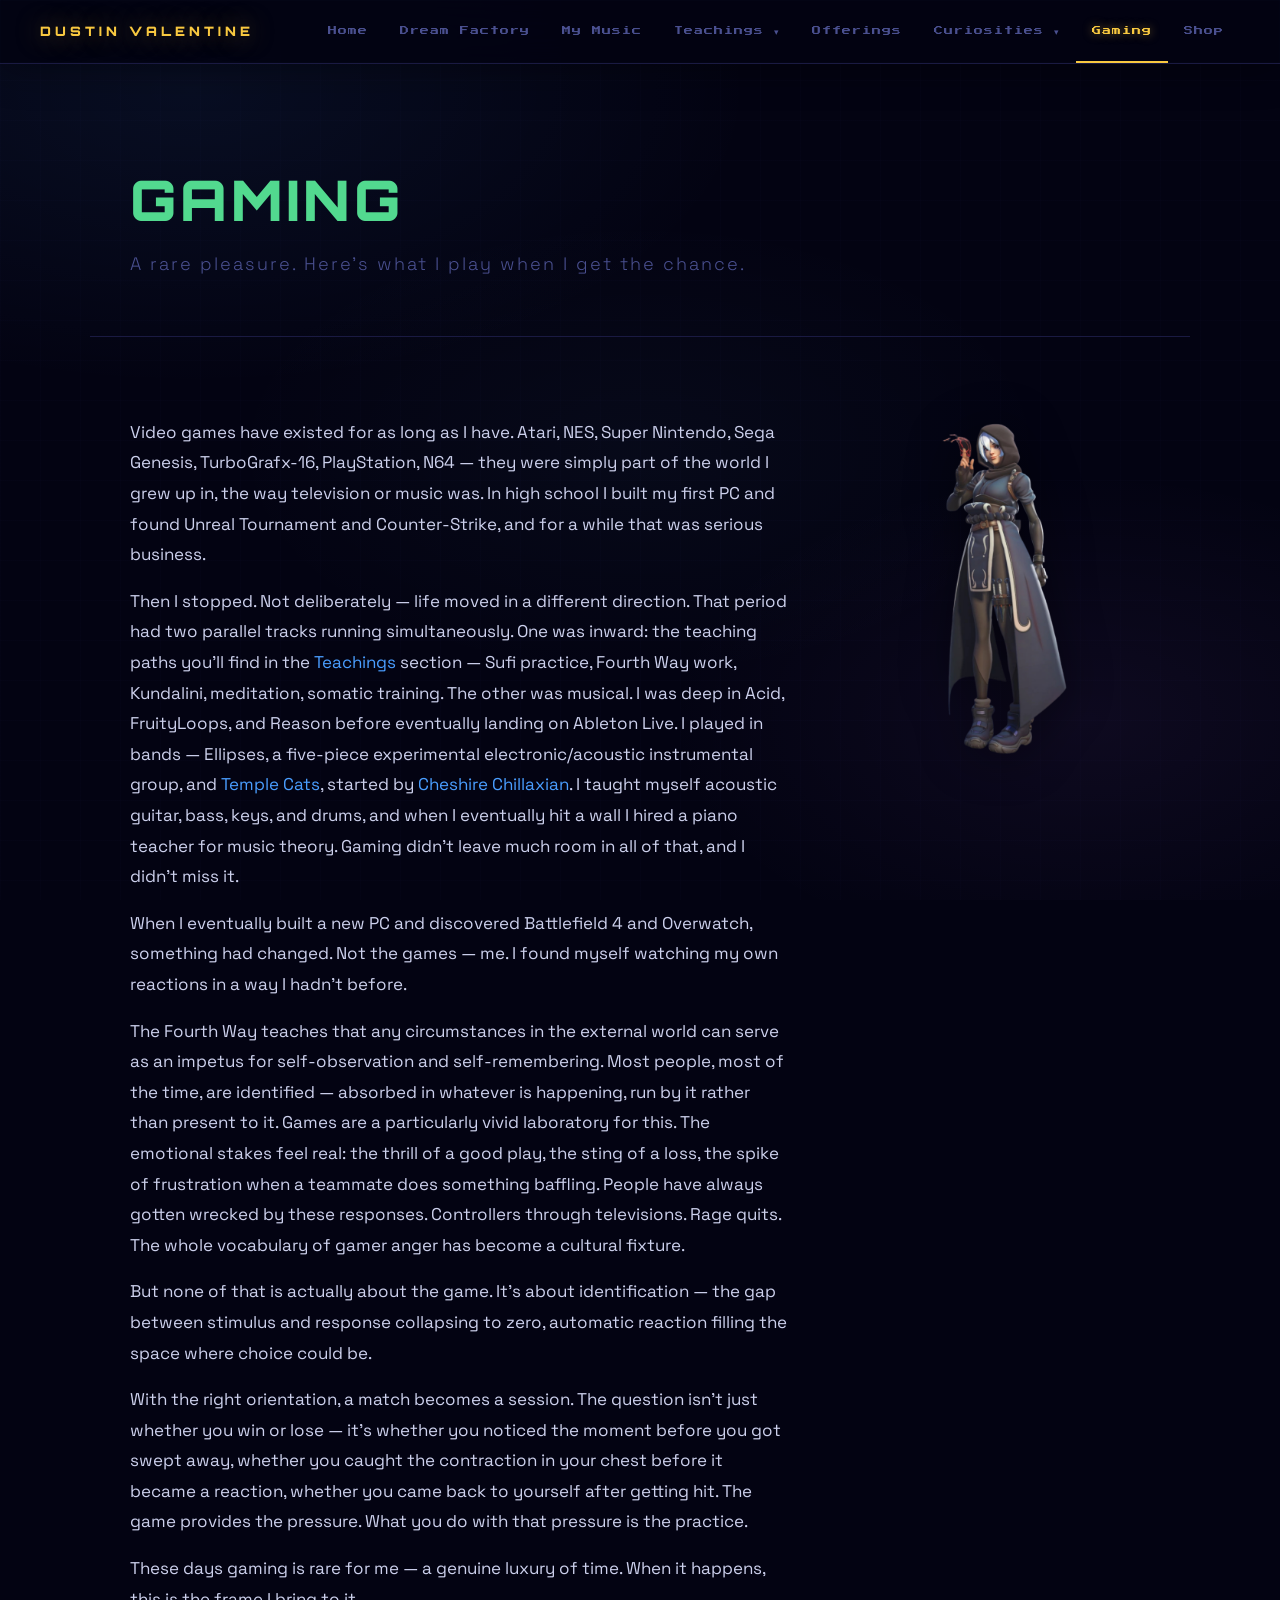
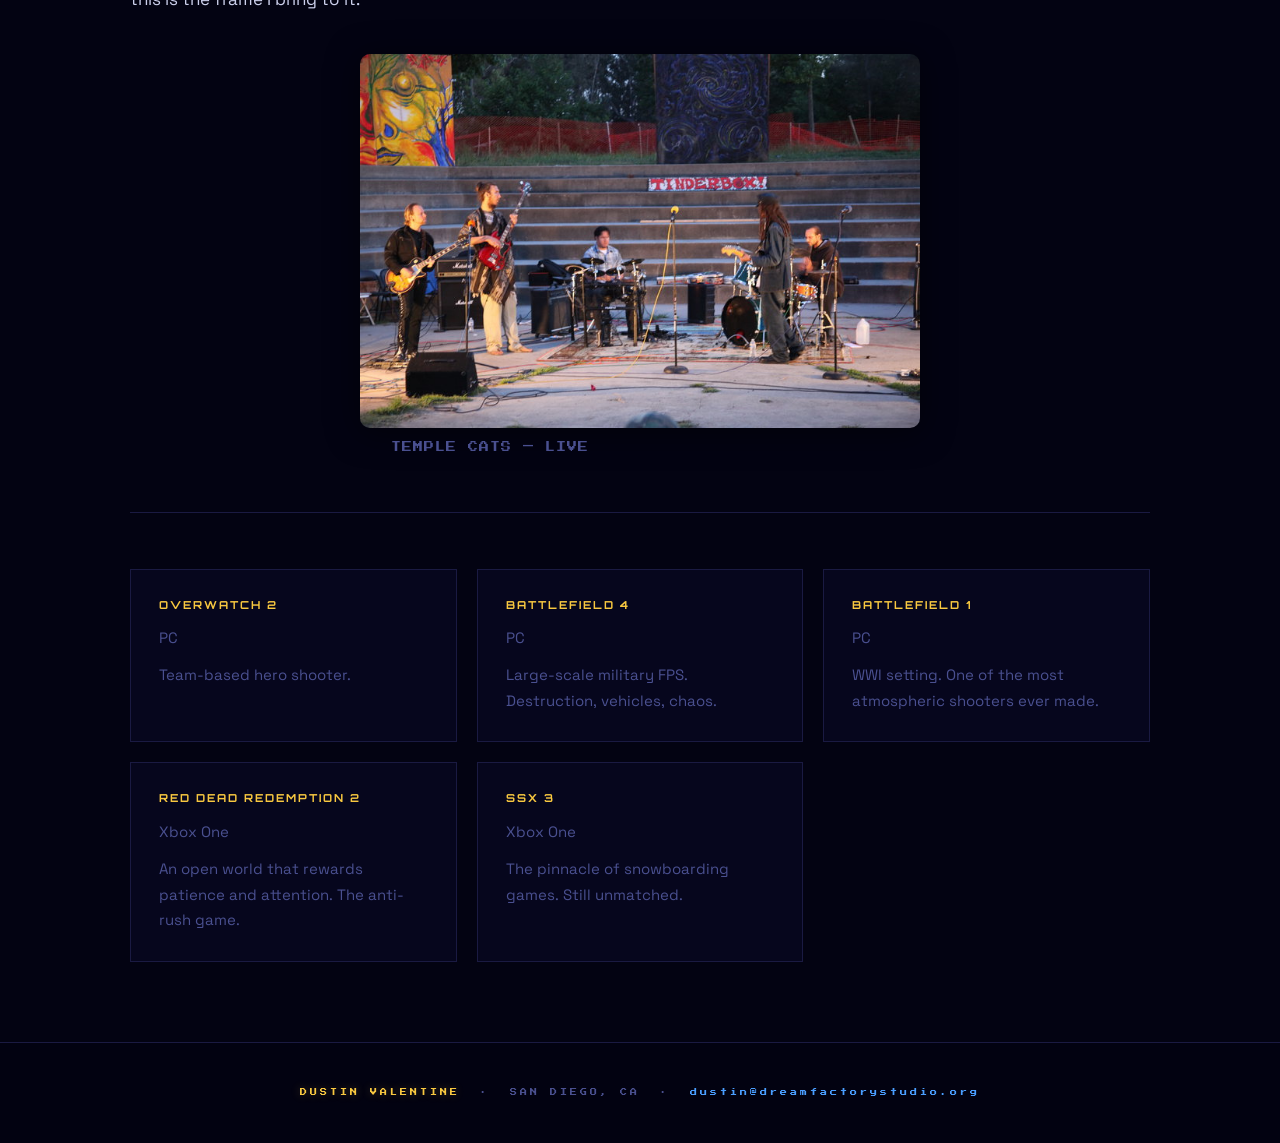
<file: gaming.html>
<!DOCTYPE html>
<html lang="en">
<head>
  <meta charset="UTF-8" />
  <link rel="icon" href="favicon.ico" />
  <link rel="icon" type="image/png" href="favicon-32.png" sizes="32x32" />
  <meta name="description" content="Gaming — Overwatch 2, Battlefield 4, Battlefield 1, Red Dead Redemption 2, SSX 3, and the practice of self-observation in the midst of play." />
  <meta name="viewport" content="width=device-width, initial-scale=1.0" />
  <title>Gaming — Dustin Valentine</title>
  <link rel="stylesheet" href="css/style.css" />
  <meta property="og:type" content="website" />
  <meta property="og:site_name" content="Dustin Valentine" />
  <meta property="og:title" content="Gaming — Dustin Valentine" />
  <meta property="og:description" content="Overwatch 2, Battlefield, Red Dead Redemption 2, SSX 3 — and the practice of self-observation in the midst of play." />
  <meta property="og:url" content="https://dustinvalentine.com/gaming.html" />
  <meta property="og:image" content="https://dustinvalentine.com/images/photos/hero.jpg" />
  <meta name="twitter:card" content="summary_large_image" />
  <meta name="twitter:title" content="Gaming — Dustin Valentine" />
  <meta name="twitter:description" content="Overwatch 2, Battlefield, Red Dead Redemption 2, SSX 3 — and the practice of self-observation in the midst of play." />
  <link rel="canonical" href="https://dustinvalentine.com/gaming.html" />
</head>
<body class="page accent-green">

  <nav>
    <div class="nav-logo">DUSTIN VALENTINE</div>
    <ul class="nav-links">
      <li><a href="index.html">Home</a></li>
      <li><a href="dream-factory.html">Dream Factory</a></li>
      <li><a href="music.html">My Music</a></li>
      <li class="dropdown">
        <a href="teachings.html">Teachings ▾</a>
        <div class="dropdown-menu">
          <a href="teachings.html">Lineages &amp; Teachers</a>
          <a href="teachings-resources.html">Resources</a>
        </div>
      </li>
      <li><a href="offerings.html">Offerings</a></li>
      <li class="dropdown">
        <a href="curiosities.html">Curiosities ▾</a>
        <div class="dropdown-menu">
          <a href="curiosities.html#uap">UAP / UFO</a>
          <a href="curiosities.html#earth">Earthly Mysteries</a>
        </div>
      </li>
      <li><a href="gaming.html" class="active">Gaming</a></li>
      <li><a href="shop.html">Shop</a></li>
    </ul>

    <button class="nav-hamburger" aria-label="Menu" aria-expanded="false">
      <span></span><span></span><span></span>
    </button>
  </nav>

  <div class="page-hero">
    <div class="page-hero-label"><img src="images/characters/kiriko.png" alt="Kiriko" class="page-hero-icon"></div>
    <div class="page-hero-title" style="color:var(--green)">GAMING</div>
    <div class="page-hero-sub">A rare pleasure. Here's what I play when I get the chance.</div>
  </div>

  <section>
    <div class="page-intro-row">
      <div class="page-intro-text">
        <p>Video games have existed for as long as I have. Atari, NES, Super Nintendo, Sega Genesis, TurboGrafx-16, PlayStation, N64 — they were simply part of the world I grew up in, the way television or music was. In high school I built my first PC and found Unreal Tournament and Counter-Strike, and for a while that was serious business.</p>
        <p>Then I stopped. Not deliberately — life moved in a different direction. That period had two parallel tracks running simultaneously. One was inward: the teaching paths you'll find in the <a href="teachings.html">Teachings</a> section — Sufi practice, Fourth Way work, Kundalini, meditation, somatic training. The other was musical. I was deep in Acid, FruityLoops, and Reason before eventually landing on Ableton Live. I played in bands — Ellipses, a five-piece experimental electronic/acoustic instrumental group, and <a href="https://devinhaas.bandcamp.com/album/temple-cats" target="_blank" rel="noopener">Temple Cats</a>, started by <a href="https://devinhaas.bandcamp.com/music" target="_blank" rel="noopener">Cheshire Chillaxian</a>. I taught myself acoustic guitar, bass, keys, and drums, and when I eventually hit a wall I hired a piano teacher for music theory. Gaming didn't leave much room in all of that, and I didn't miss it.</p>
        <p>When I eventually built a new PC and discovered Battlefield 4 and Overwatch, something had changed. Not the games — me. I found myself watching my own reactions in a way I hadn't before.</p>
        <p>The Fourth Way teaches that any circumstances in the external world can serve as an impetus for self-observation and self-remembering. Most people, most of the time, are identified — absorbed in whatever is happening, run by it rather than present to it. Games are a particularly vivid laboratory for this. The emotional stakes feel real: the thrill of a good play, the sting of a loss, the spike of frustration when a teammate does something baffling. People have always gotten wrecked by these responses. Controllers through televisions. Rage quits. The whole vocabulary of gamer anger has become a cultural fixture.</p>
        <p>But none of that is actually about the game. It's about identification — the gap between stimulus and response collapsing to zero, automatic reaction filling the space where choice could be.</p>
        <p>With the right orientation, a match becomes a session. The question isn't just whether you win or lose — it's whether you noticed the moment before you got swept away, whether you caught the contraction in your chest before it became a reaction, whether you came back to yourself after getting hit. The game provides the pressure. What you do with that pressure is the practice.</p>
        <p>These days gaming is rare for me — a genuine luxury of time. When it happens, this is the frame I bring to it.</p>
      </div>
      <img src="images/characters/kiriko.png" alt="Kiriko" class="page-char-img" />
    </div>

    <img src="images/photos/temple-cats.jpg" alt="Temple Cats live" class="page-photo" />
    <p class="page-photo-caption">TEMPLE CATS — LIVE</p>

    <hr class="divider" />
    <div class="card-grid">

      <div class="card">
        <div class="card-title"><a href="https://overwatch.blizzard.com/en-us/" target="_blank" rel="noopener">OVERWATCH 2</a></div>
        <div class="card-body" style="margin-bottom:12px;">PC</div>
        <div class="card-body">Team-based hero shooter.</div>
      </div>

      <div class="card">
        <div class="card-title"><a href="https://www.ea.com/games/battlefield/battlefield-4" target="_blank" rel="noopener">BATTLEFIELD 4</a></div>
        <div class="card-body" style="margin-bottom:12px;">PC</div>
        <div class="card-body">Large-scale military FPS. Destruction, vehicles, chaos.</div>
      </div>

      <div class="card">
        <div class="card-title"><a href="https://www.ea.com/games/battlefield/battlefield-1" target="_blank" rel="noopener">BATTLEFIELD 1</a></div>
        <div class="card-body" style="margin-bottom:12px;">PC</div>
        <div class="card-body">WWI setting. One of the most atmospheric shooters ever made.</div>
      </div>

      <div class="card">
        <div class="card-title"><a href="https://www.rockstargames.com/reddeadredemption2" target="_blank" rel="noopener">RED DEAD REDEMPTION 2</a></div>
        <div class="card-body" style="margin-bottom:12px;">Xbox One</div>
        <div class="card-body">An open world that rewards patience and attention. The anti-rush game.</div>
      </div>

      <div class="card">
        <div class="card-title"><a href="https://www.xbox.com/en-US/games/store/ssx-3/bsrkcpss0qtd" target="_blank" rel="noopener">SSX 3</a></div>
        <div class="card-body" style="margin-bottom:12px;">Xbox One</div>
        <div class="card-body">The pinnacle of snowboarding games. Still unmatched.</div>
      </div>

    </div>
  </section>

  <footer>
    <span>DUSTIN VALENTINE</span> &nbsp;·&nbsp; SAN DIEGO, CA &nbsp;·&nbsp; <a href="mailto:dustin@dreamfactorystudio.org">dustin@dreamfactorystudio.org</a>
  </footer>


  <script src="js/nav.js"></script>
</body>
</html>
</file>
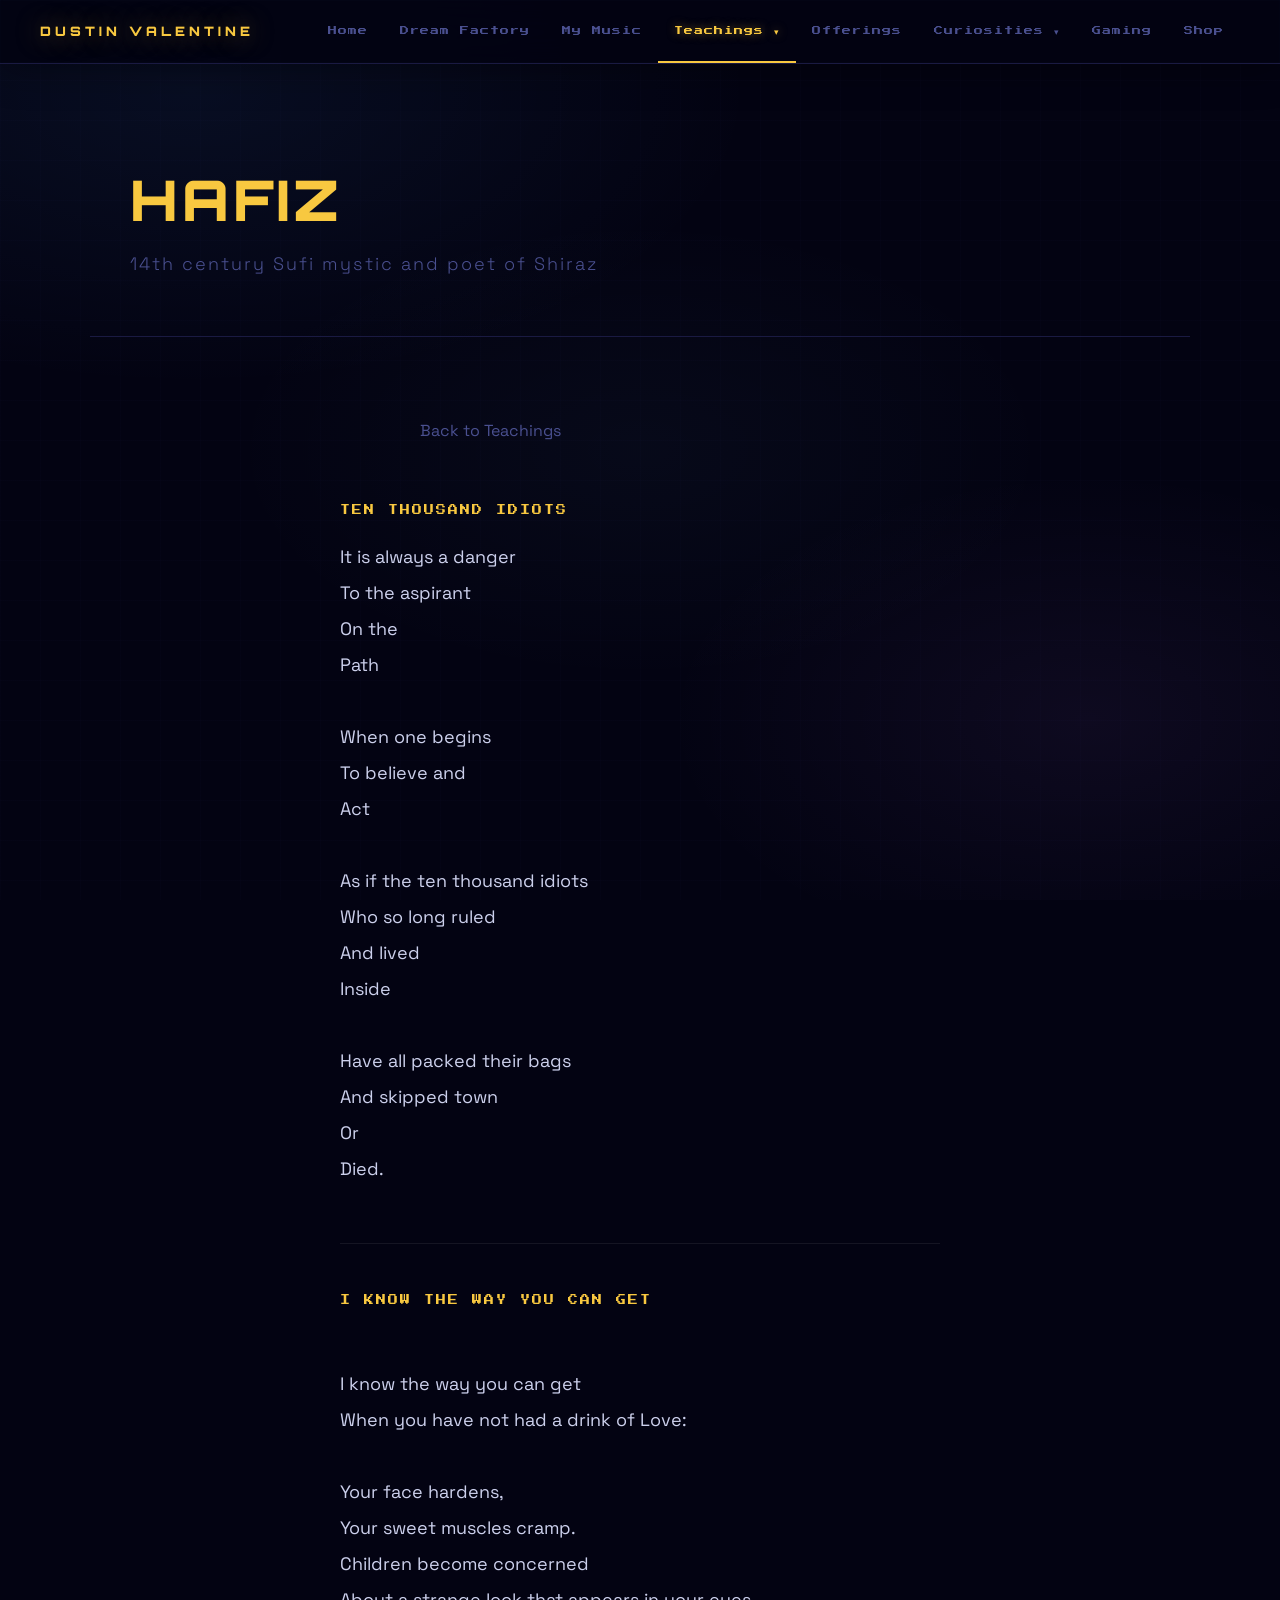
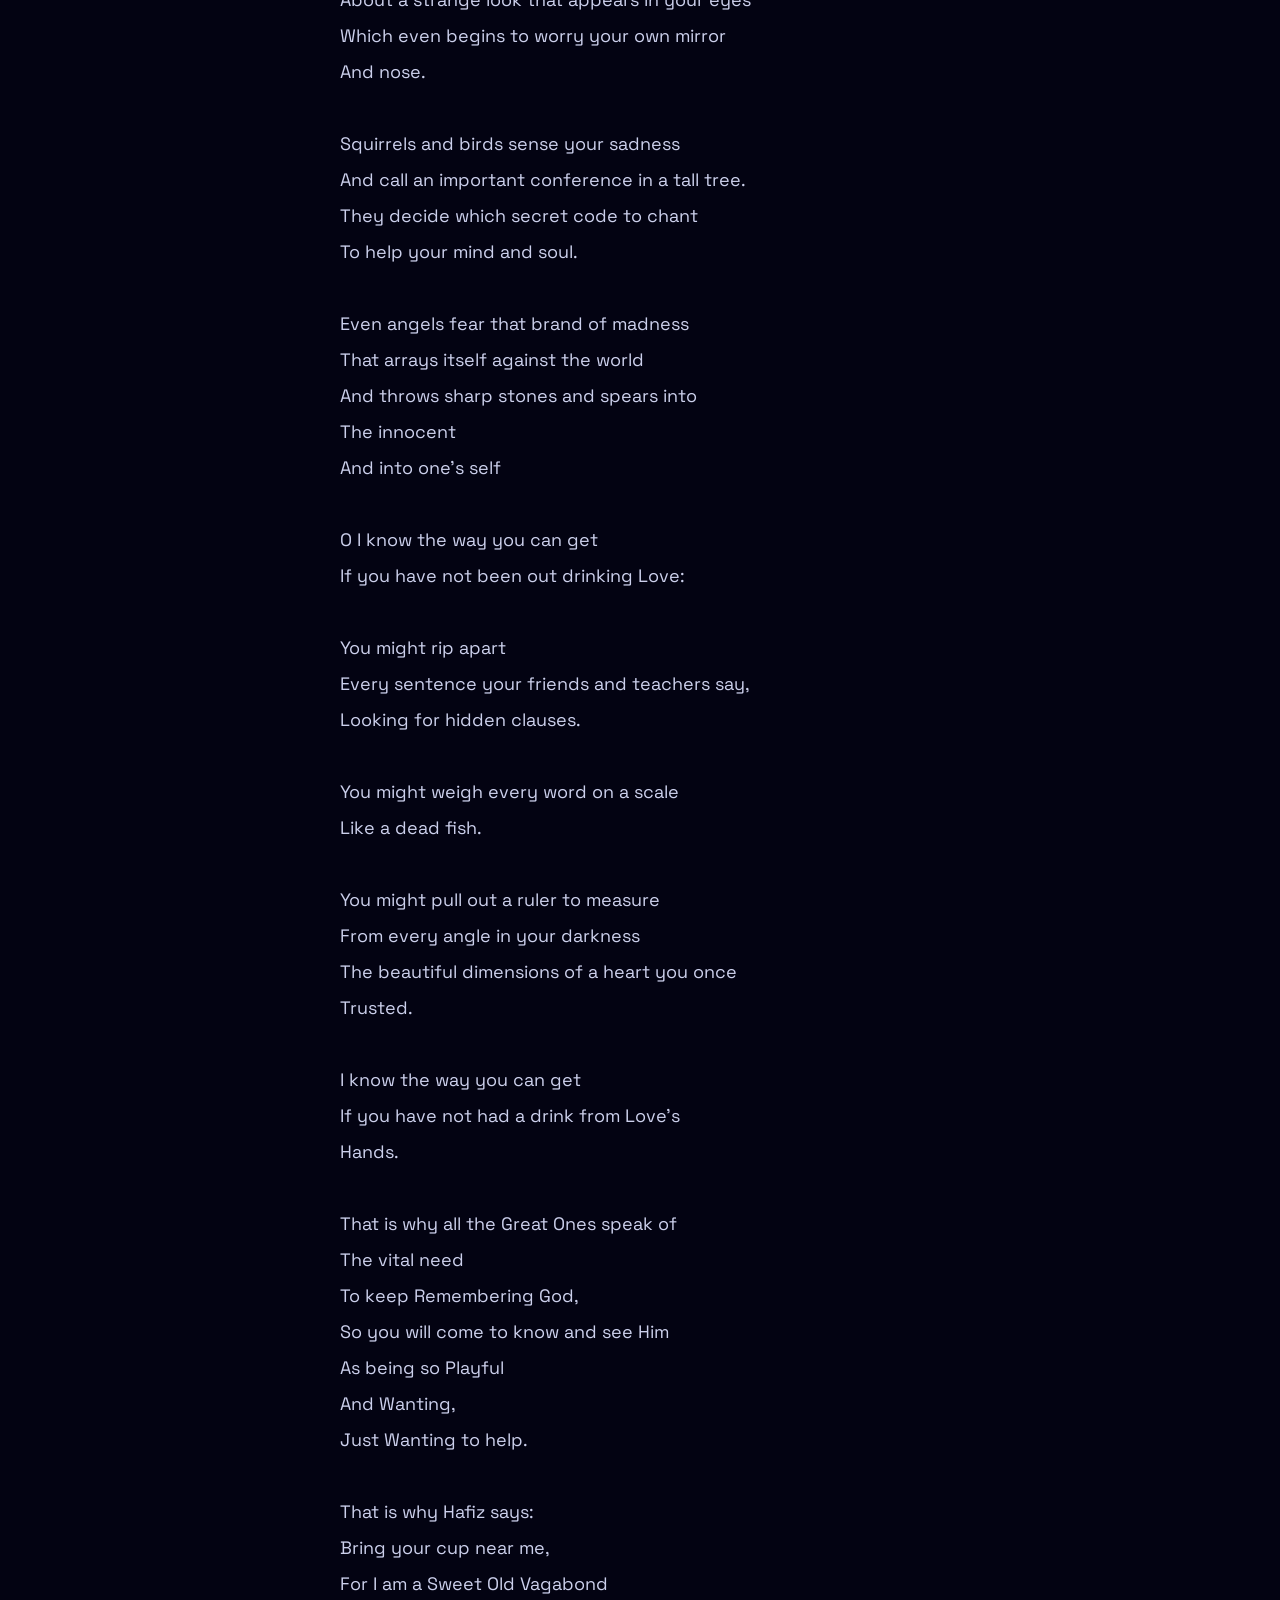
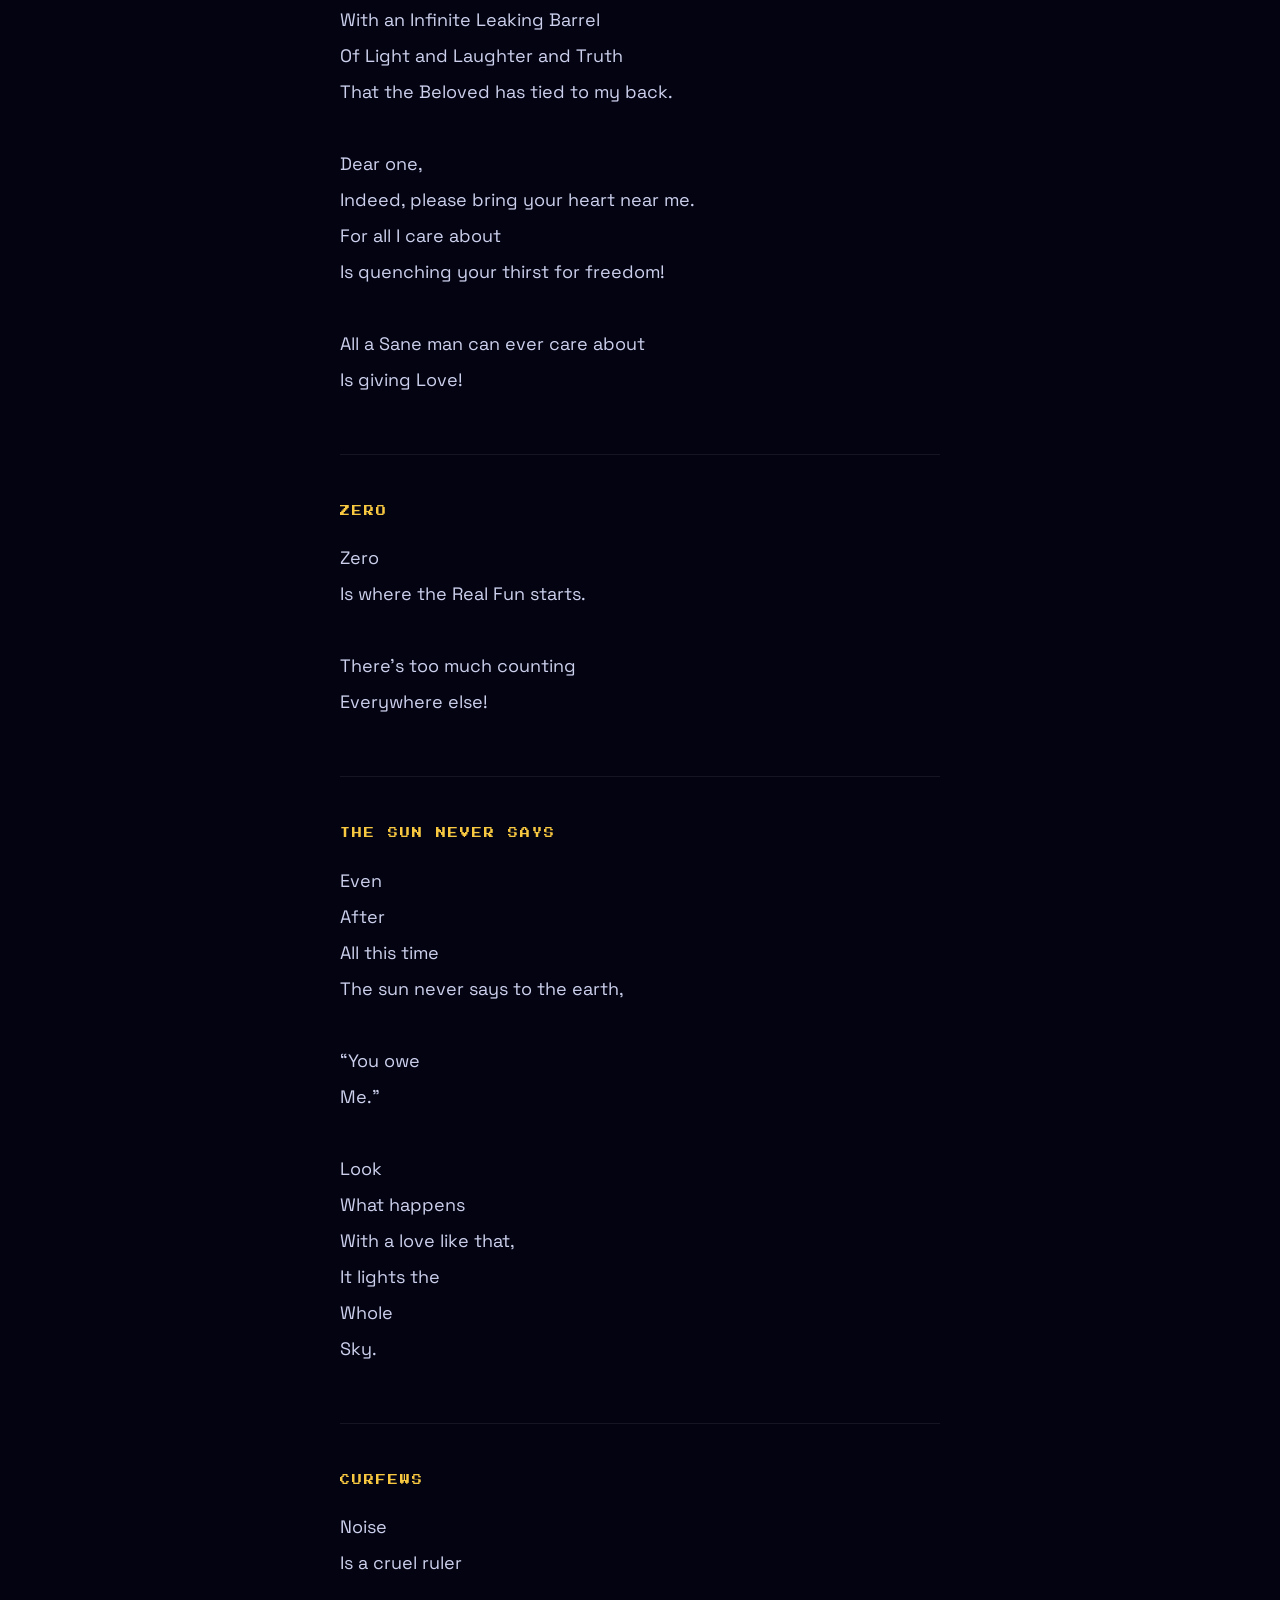
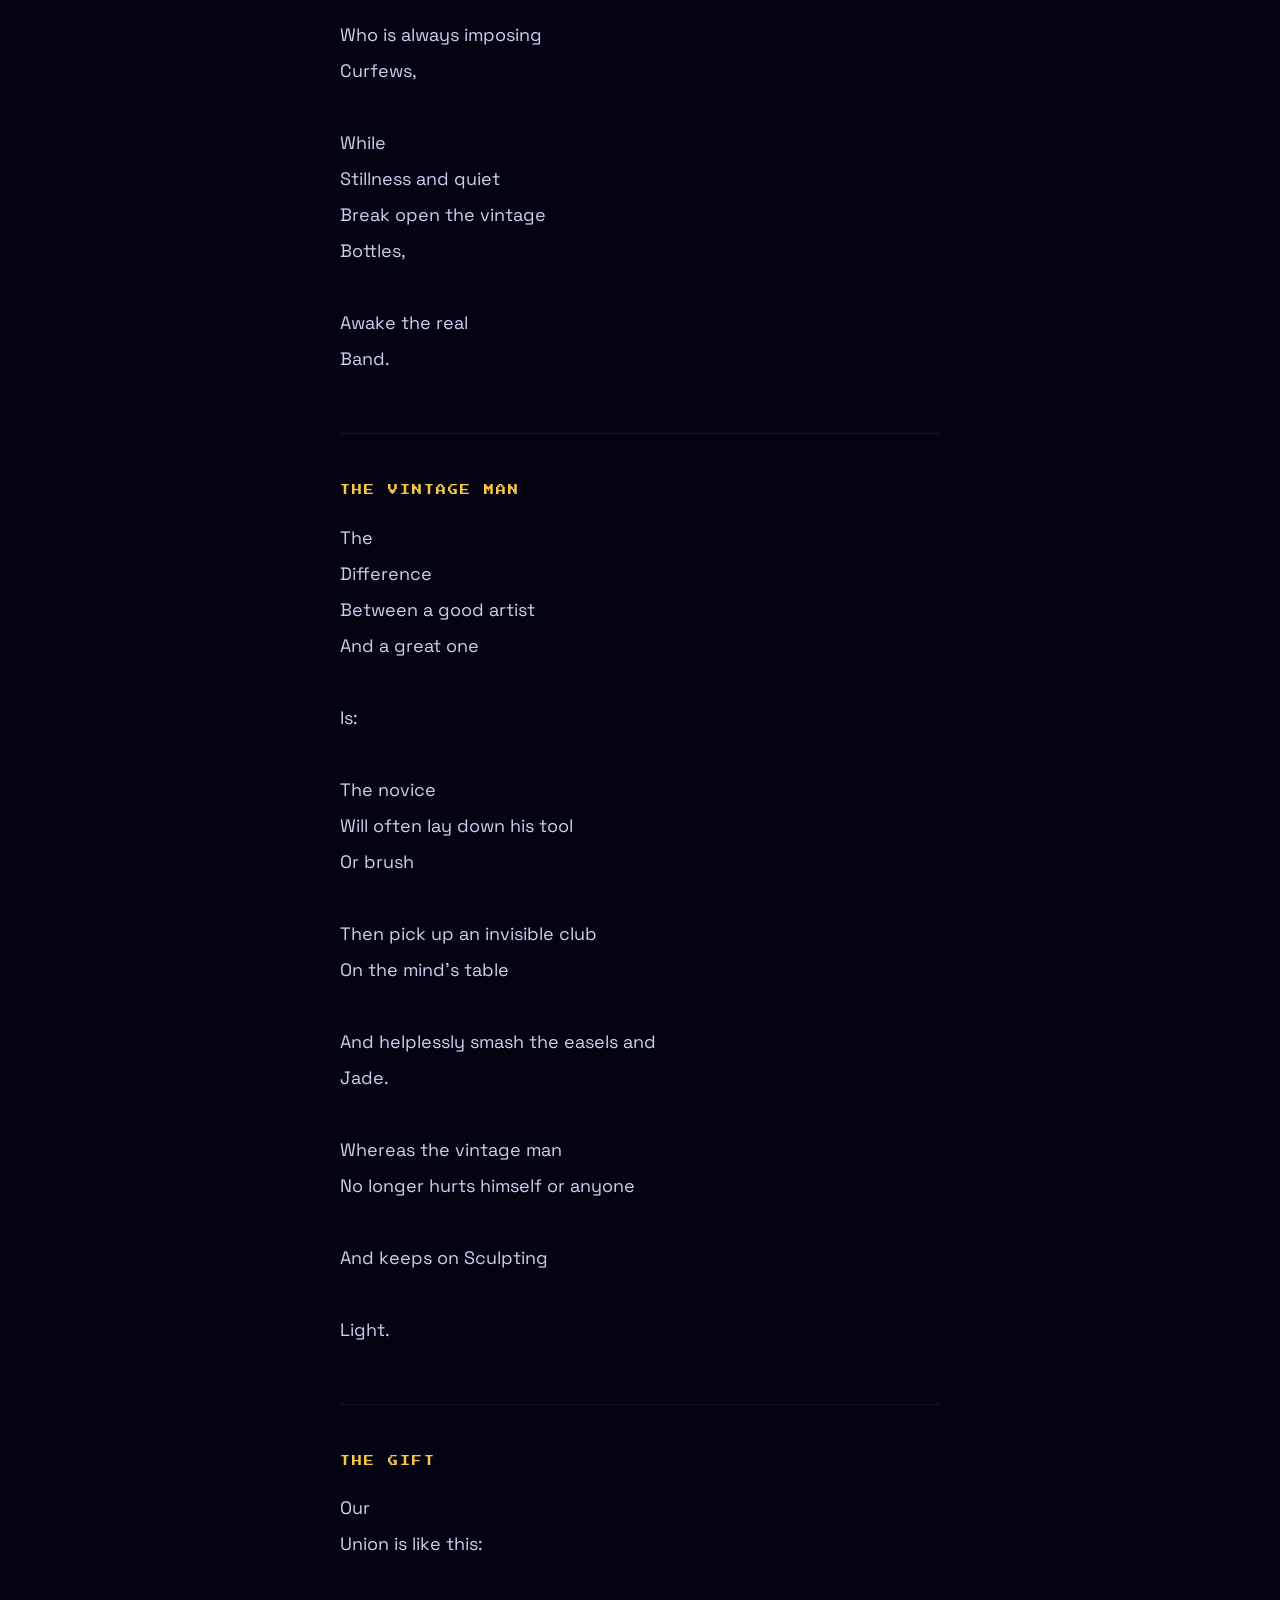
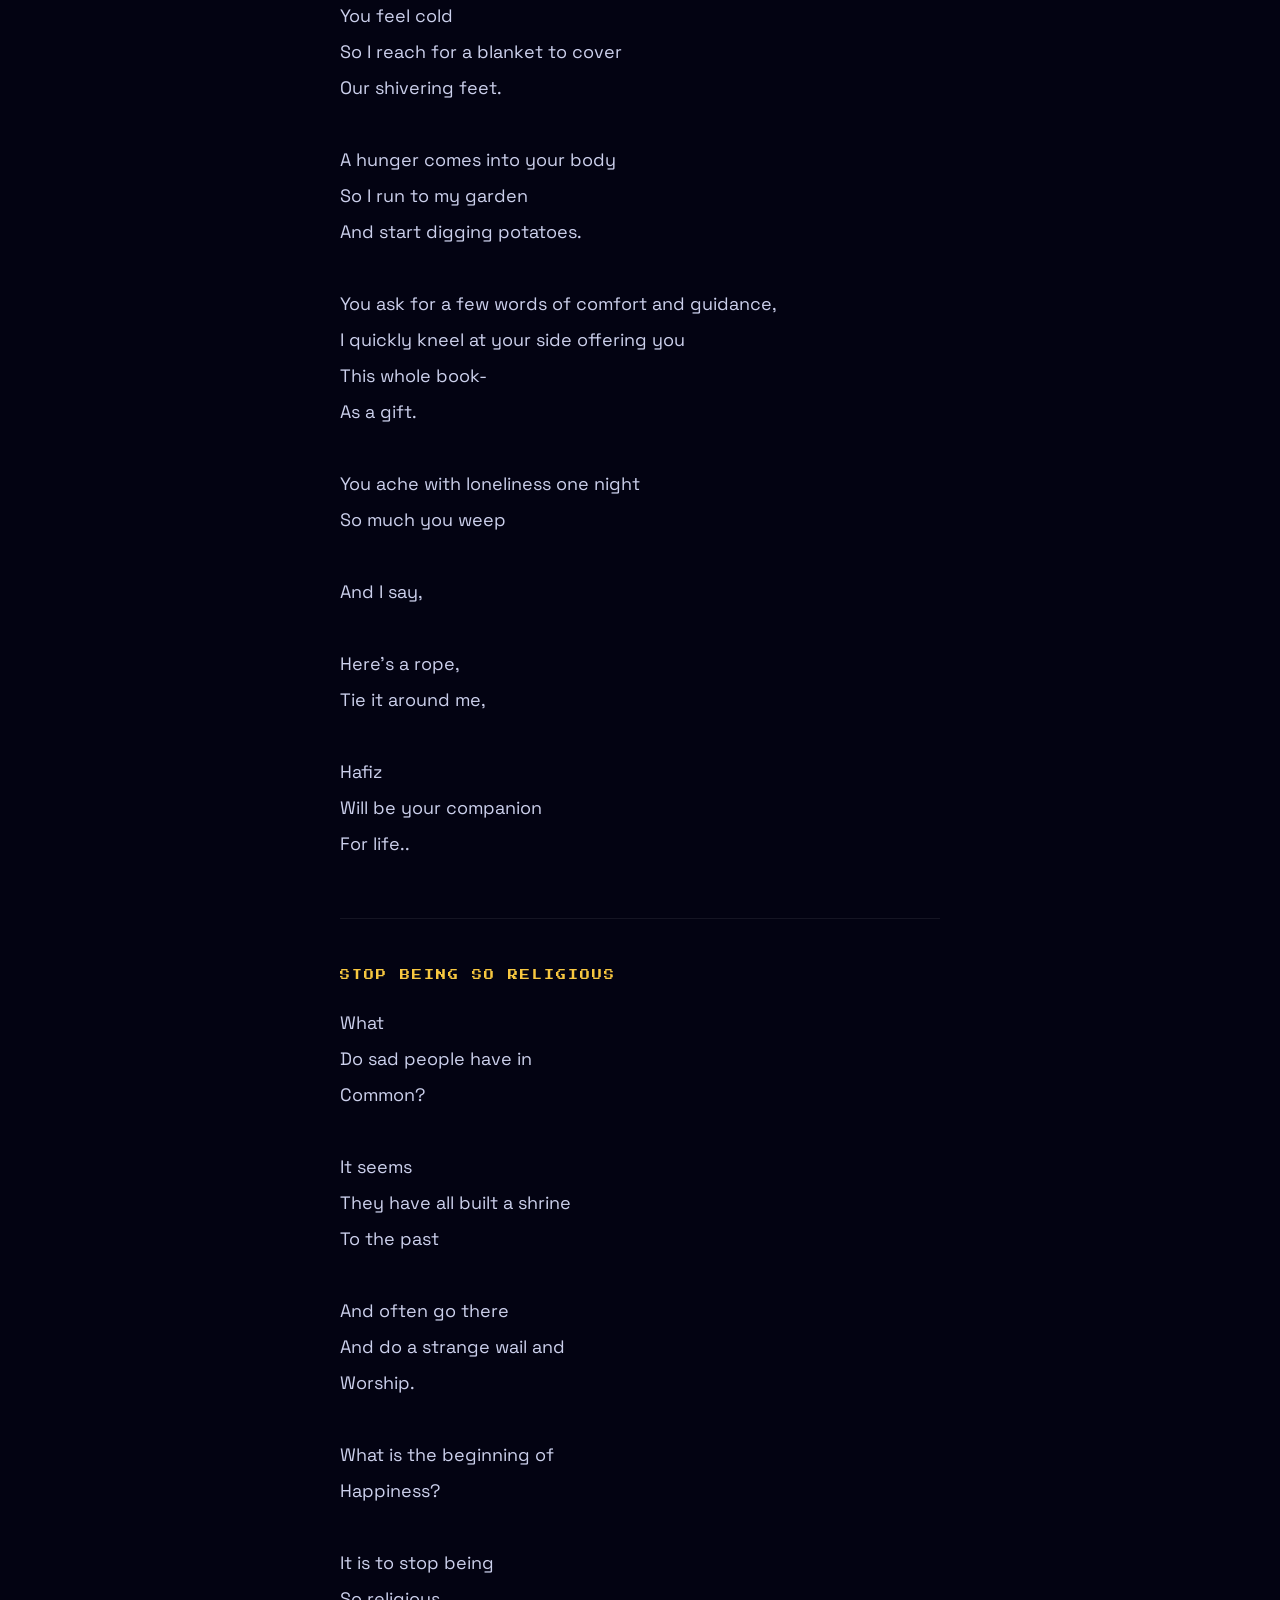
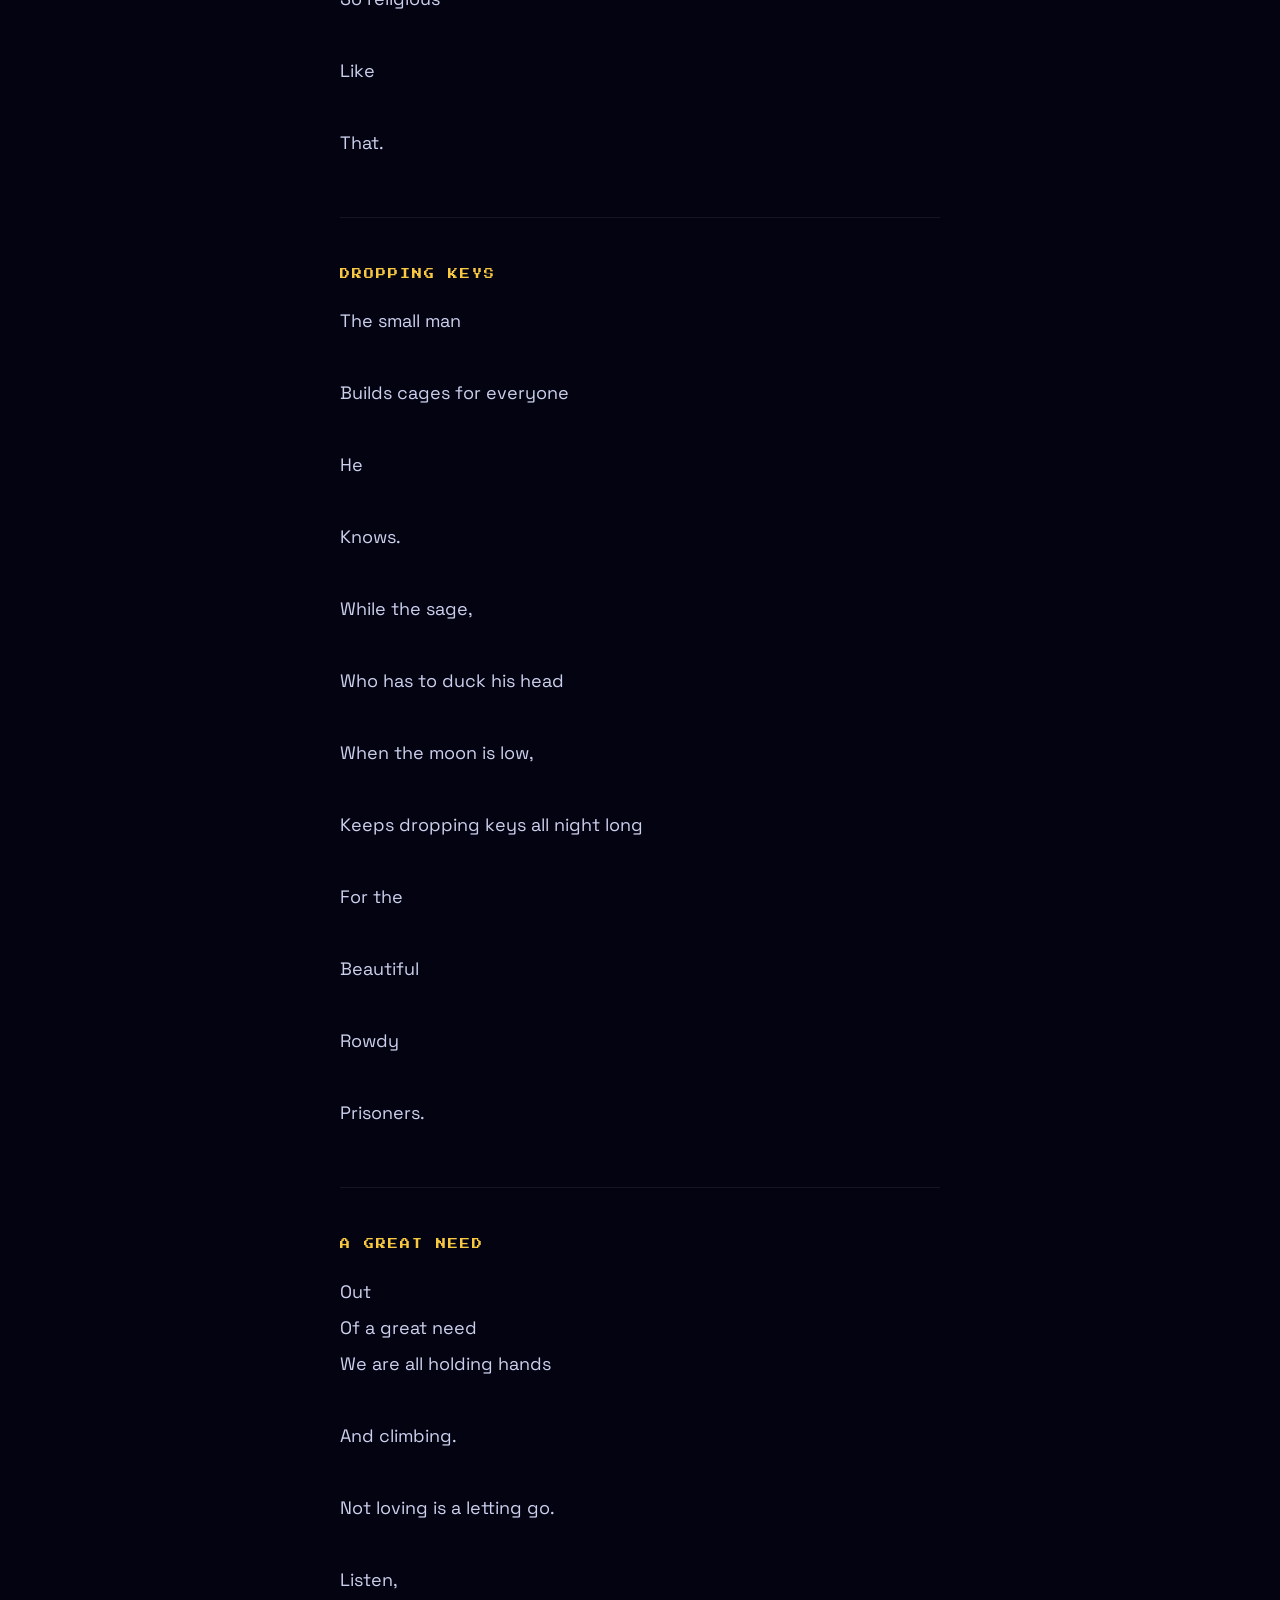
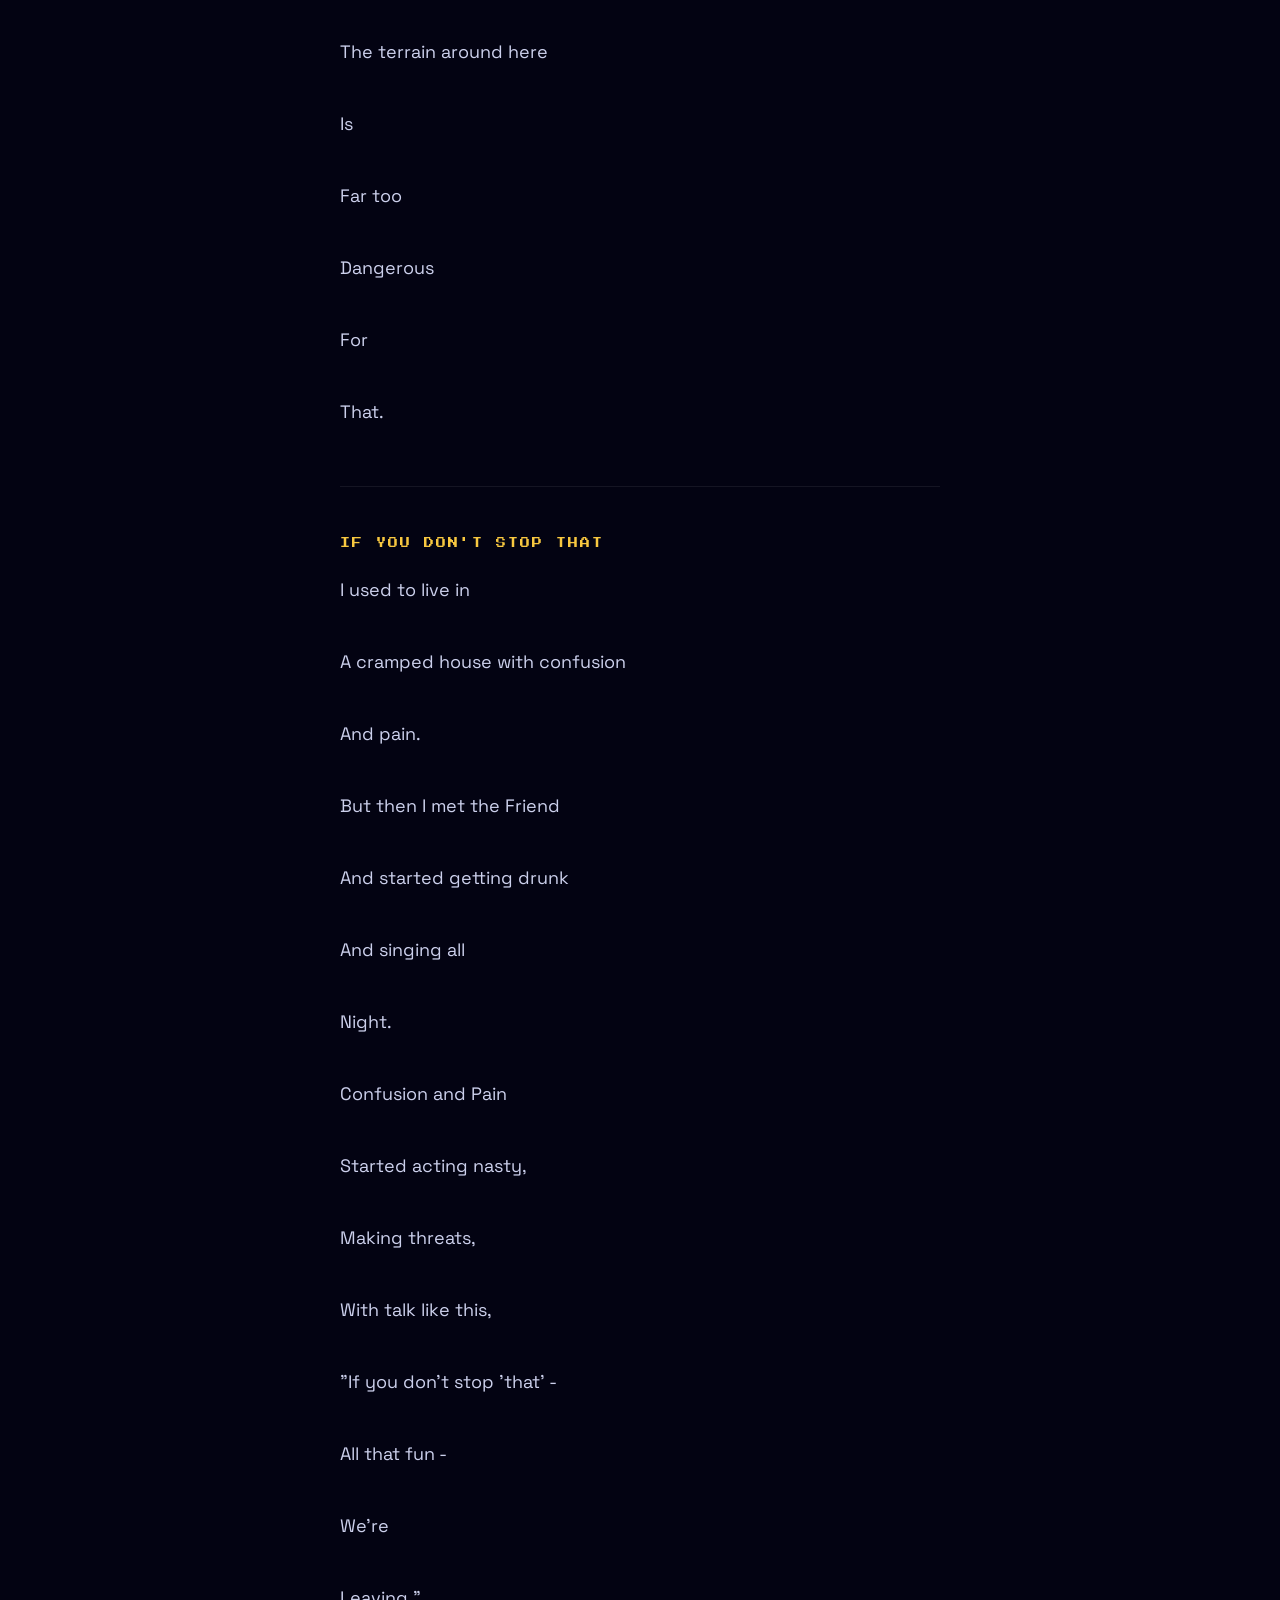
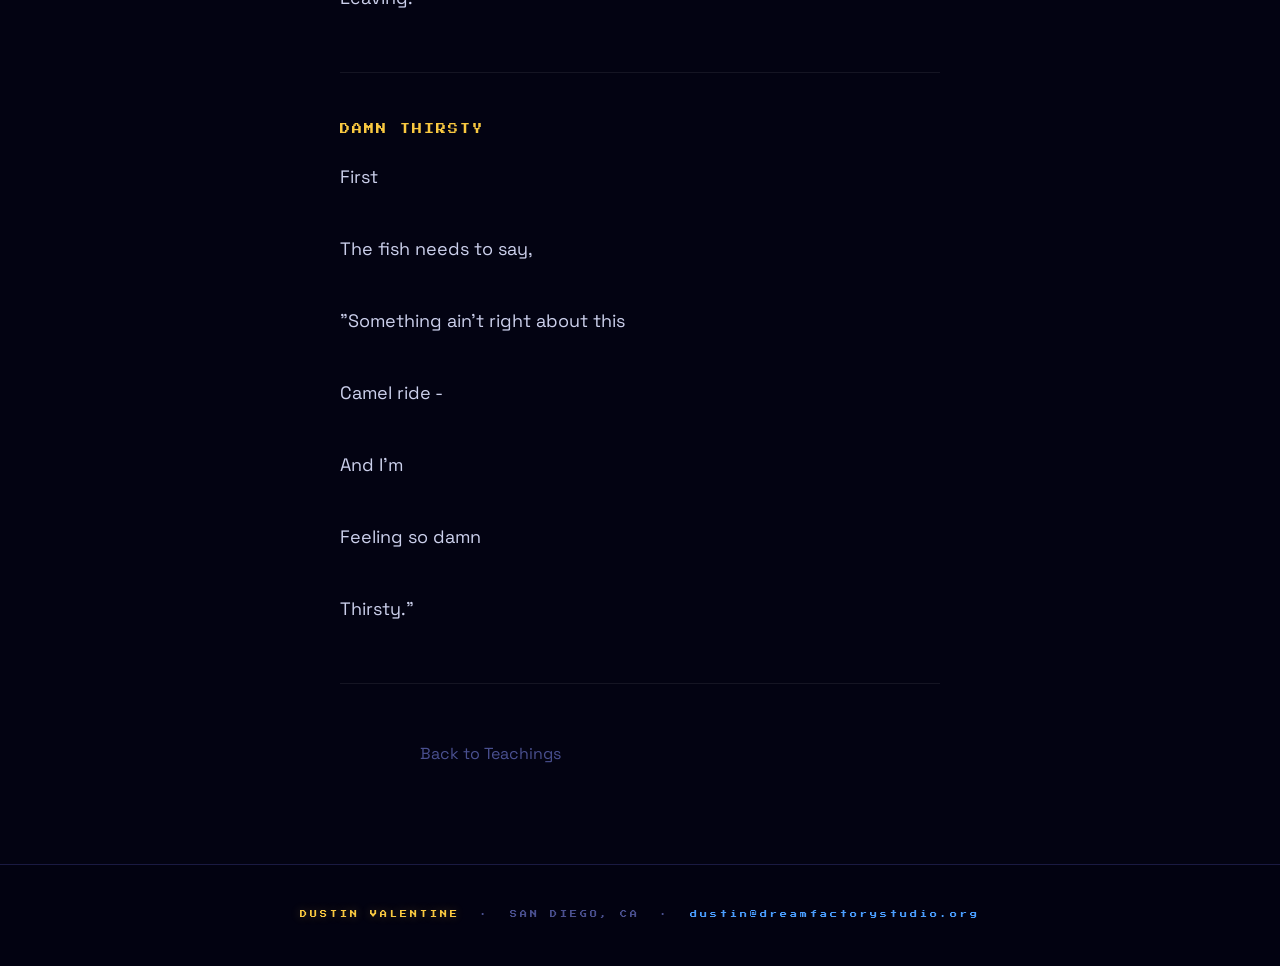
<file: hafiz.html>
<!DOCTYPE html>
<html lang="en">
<head>
  <meta charset="UTF-8" />
  <link rel="icon" href="favicon.ico" />
  <link rel="icon" type="image/png" href="favicon-32.png" sizes="32x32" />
  <meta name="description" content="Poems by Hafiz — selected by Dustin Valentine." />
  <meta name="viewport" content="width=device-width, initial-scale=1.0" />
  <title>Hafiz — Dustin Valentine</title>
  <link rel="stylesheet" href="css/style.css" />
  <meta property="og:type" content="website" />
  <meta property="og:site_name" content="Dustin Valentine" />
  <meta property="og:title" content="Hafiz — Dustin Valentine" />
  <meta property="og:description" content="Poems by Hafiz — selected by Dustin Valentine." />
  <meta property="og:url" content="https://dustinvalentine.com/hafiz.html" />
  <meta property="og:image" content="https://dustinvalentine.com/images/photos/hero.jpg" />
  <meta name="twitter:card" content="summary_large_image" />
  <meta name="twitter:title" content="Hafiz — Dustin Valentine" />
  <meta name="twitter:description" content="Poems by Hafiz — selected by Dustin Valentine." />
  <link rel="canonical" href="https://dustinvalentine.com/hafiz.html" />
  <style>
    .poem {
      max-width: 600px;
      margin: 0 auto 56px;
    }
    .poem-title {
      font-family: var(--pixel);
      font-size: 10px;
      color: var(--gold);
      text-transform: uppercase;
      letter-spacing: 2px;
      margin-bottom: 20px;
    }
    .poem-body {
      font-family: var(--body);
      font-size: 18px;
      line-height: 2;
      color: var(--text);
      white-space: pre-line;
    }
    .poem-divider {
      border: none;
      border-top: 1px solid rgba(255,255,255,0.07);
      margin: 48px auto;
      max-width: 600px;
    }
  </style>
</head>
<body class="page accent-gold">

  <nav>
    <div class="nav-logo">DUSTIN VALENTINE</div>
    <ul class="nav-links">
      <li><a href="index.html">Home</a></li>
      <li><a href="dream-factory.html">Dream Factory</a></li>
      <li><a href="music.html">My Music</a></li>
      <li class="dropdown">
        <a href="teachings.html" class="active">Teachings ▾</a>
        <div class="dropdown-menu">
          <a href="teachings.html">Lineages &amp; Teachers</a>
          <a href="teachings-resources.html">Resources</a>
        </div>
      </li>
      <li><a href="offerings.html">Offerings</a></li>
      <li class="dropdown">
        <a href="curiosities.html">Curiosities ▾</a>
        <div class="dropdown-menu">
          <a href="curiosities.html#uap">UAP / UFO</a>
          <a href="curiosities.html#earth">Earthly Mysteries</a>
        </div>
      </li>
      <li><a href="gaming.html">Gaming</a></li>
      <li><a href="shop.html">Shop</a></li>
    </ul>

    <button class="nav-hamburger" aria-label="Menu" aria-expanded="false">
      <span></span><span></span><span></span>
    </button>
  </nav>

  <div class="page-hero">
    <div class="page-hero-label"><img src="images/characters/zen-nakji.png" alt="Zenyatta" class="page-hero-icon"></div>
    <div class="page-hero-title" style="color:var(--gold)">HAFIZ</div>
    <div class="page-hero-sub">14th century Sufi mystic and poet of Shiraz</div>
  </div>

  <section>
    <p style="text-align:center; color:var(--dim); font-size:16px; margin-bottom:56px;"> <a href="teachings.html" style="color:var(--dim);">Back to Teachings</a></p>

    <!-- POEMS — add each one below in this format -->

    <div class="poem">
      <div class="poem-title">Ten Thousand Idiots</div>
      <div class="poem-body">It is always a danger
To the aspirant
On the
Path

When one begins
To believe and
Act

As if the ten thousand idiots
Who so long ruled
And lived
Inside

Have all packed their bags
And skipped town
Or
Died.</div>
    </div>

    <hr class="poem-divider" />

    <div class="poem">
      <div class="poem-title">I Know the Way You Can Get</div>
      <div class="poem-body">
I know the way you can get
When you have not had a drink of Love:

Your face hardens,
Your sweet muscles cramp.
Children become concerned
About a strange look that appears in your eyes
Which even begins to worry your own mirror
And nose.

Squirrels and birds sense your sadness
And call an important conference in a tall tree.
They decide which secret code to chant
To help your mind and soul.

Even angels fear that brand of madness
That arrays itself against the world
And throws sharp stones and spears into
The innocent
And into one's self

O I know the way you can get
If you have not been out drinking Love:

You might rip apart
Every sentence your friends and teachers say,
Looking for hidden clauses.

You might weigh every word on a scale
Like a dead fish.

You might pull out a ruler to measure
From every angle in your darkness
The beautiful dimensions of a heart you once
Trusted.

I know the way you can get
If you have not had a drink from Love's
Hands.

That is why all the Great Ones speak of
The vital need
To keep Remembering God,
So you will come to know and see Him
As being so Playful
And Wanting,
Just Wanting to help.

That is why Hafiz says:
Bring your cup near me,
For I am a Sweet Old Vagabond
With an Infinite Leaking Barrel
Of Light and Laughter and Truth
That the Beloved has tied to my back.

Dear one,
Indeed, please bring your heart near me.
For all I care about
Is quenching your thirst for freedom!

All a Sane man can ever care about
Is giving Love!
</div>
    </div>

    <hr class="poem-divider" />

    <div class="poem">
      <div class="poem-title">Zero</div>
      <div class="poem-body">Zero
Is where the Real Fun starts.

There's too much counting
Everywhere else!</div>
    </div>

    <hr class="poem-divider" />

    <div class="poem">
      <div class="poem-title">The Sun Never Says</div>
      <div class="poem-body">Even
After
All this time
The sun never says to the earth,

“You owe
Me.”

Look
What happens
With a love like that,
It lights the
Whole
Sky.</div>
    </div>

    <hr class="poem-divider" />

    <div class="poem">
      <div class="poem-title">Curfews</div>
      <div class="poem-body">Noise
Is a cruel ruler

Who is always imposing
Curfews,

While
Stillness and quiet
Break open the vintage
Bottles,

Awake the real
Band.</div>
    </div>

    <hr class="poem-divider" />

    <div class="poem">
      <div class="poem-title">The Vintage Man</div>
      <div class="poem-body">The
Difference
Between a good artist
And a great one

Is:

The novice
Will often lay down his tool
Or brush

Then pick up an invisible club
On the mind's table

And helplessly smash the easels and
Jade.

Whereas the vintage man
No longer hurts himself or anyone

And keeps on Sculpting

Light.</div>
    </div>

    <hr class="poem-divider" />

    <div class="poem">
      <div class="poem-title">The Gift</div>
      <div class="poem-body">Our
Union is like this:

You feel cold
So I reach for a blanket to cover
Our shivering feet.

A hunger comes into your body
So I run to my garden
And start digging potatoes.

You ask for a few words of comfort and guidance,
I quickly kneel at your side offering you
This whole book-
As a gift.

You ache with loneliness one night
So much you weep

And I say,

Here's a rope,
Tie it around me,

Hafiz
Will be your companion
For life..</div>
    </div>

    <hr class="poem-divider" />

    <div class="poem">
      <div class="poem-title">Stop Being So Religious</div>
      <div class="poem-body">What
Do sad people have in
Common?

It seems
They have all built a shrine
To the past

And often go there
And do a strange wail and
Worship.

What is the beginning of
Happiness?

It is to stop being
So religious

Like

That.</div>
    </div>

    <hr class="poem-divider" />

    <div class="poem">
      <div class="poem-title">Dropping Keys</div>
      <div class="poem-body">The small man

Builds cages for everyone

He

Knows.

While the sage,

Who has to duck his head

When the moon is low,

Keeps dropping keys all night long

For the

Beautiful

Rowdy

Prisoners.</div>
    </div>

    <hr class="poem-divider" />

    <div class="poem">
      <div class="poem-title">A Great Need</div>
      <div class="poem-body">Out
Of a great need
We are all holding hands

And climbing.

Not loving is a letting go.

Listen,

The terrain around here

Is

Far too

Dangerous

For

That.</div>
    </div>

    <hr class="poem-divider" />

    <div class="poem">
      <div class="poem-title">If You Don't Stop That</div>
      <div class="poem-body">I used to live in

A cramped house with confusion

And pain.

But then I met the Friend

And started getting drunk

And singing all

Night.

Confusion and Pain

Started acting nasty,

Making threats,

With talk like this,

"If you don't stop 'that' -

All that fun -

We're

Leaving."</div>
    </div>

    <hr class="poem-divider" />

    <div class="poem">
      <div class="poem-title">Damn Thirsty</div>
      <div class="poem-body">First

The fish needs to say,

"Something ain't right about this

Camel ride -

And I'm

Feeling so damn

Thirsty."</div>
    </div>

    <hr class="poem-divider" />

    <!-- add more poems above this line -->

    <p style="text-align:center; color:var(--dim); font-size:16px; margin-top:56px;"> <a href="teachings.html" style="color:var(--dim);">Back to Teachings</a></p>

  </section>

  <footer>
    <span>DUSTIN VALENTINE</span> &nbsp;·&nbsp; SAN DIEGO, CA &nbsp;·&nbsp; <a href="mailto:dustin@dreamfactorystudio.org">dustin@dreamfactorystudio.org</a>
  </footer>

  <script src="js/nav.js"></script>
</body>
</html>
</file>
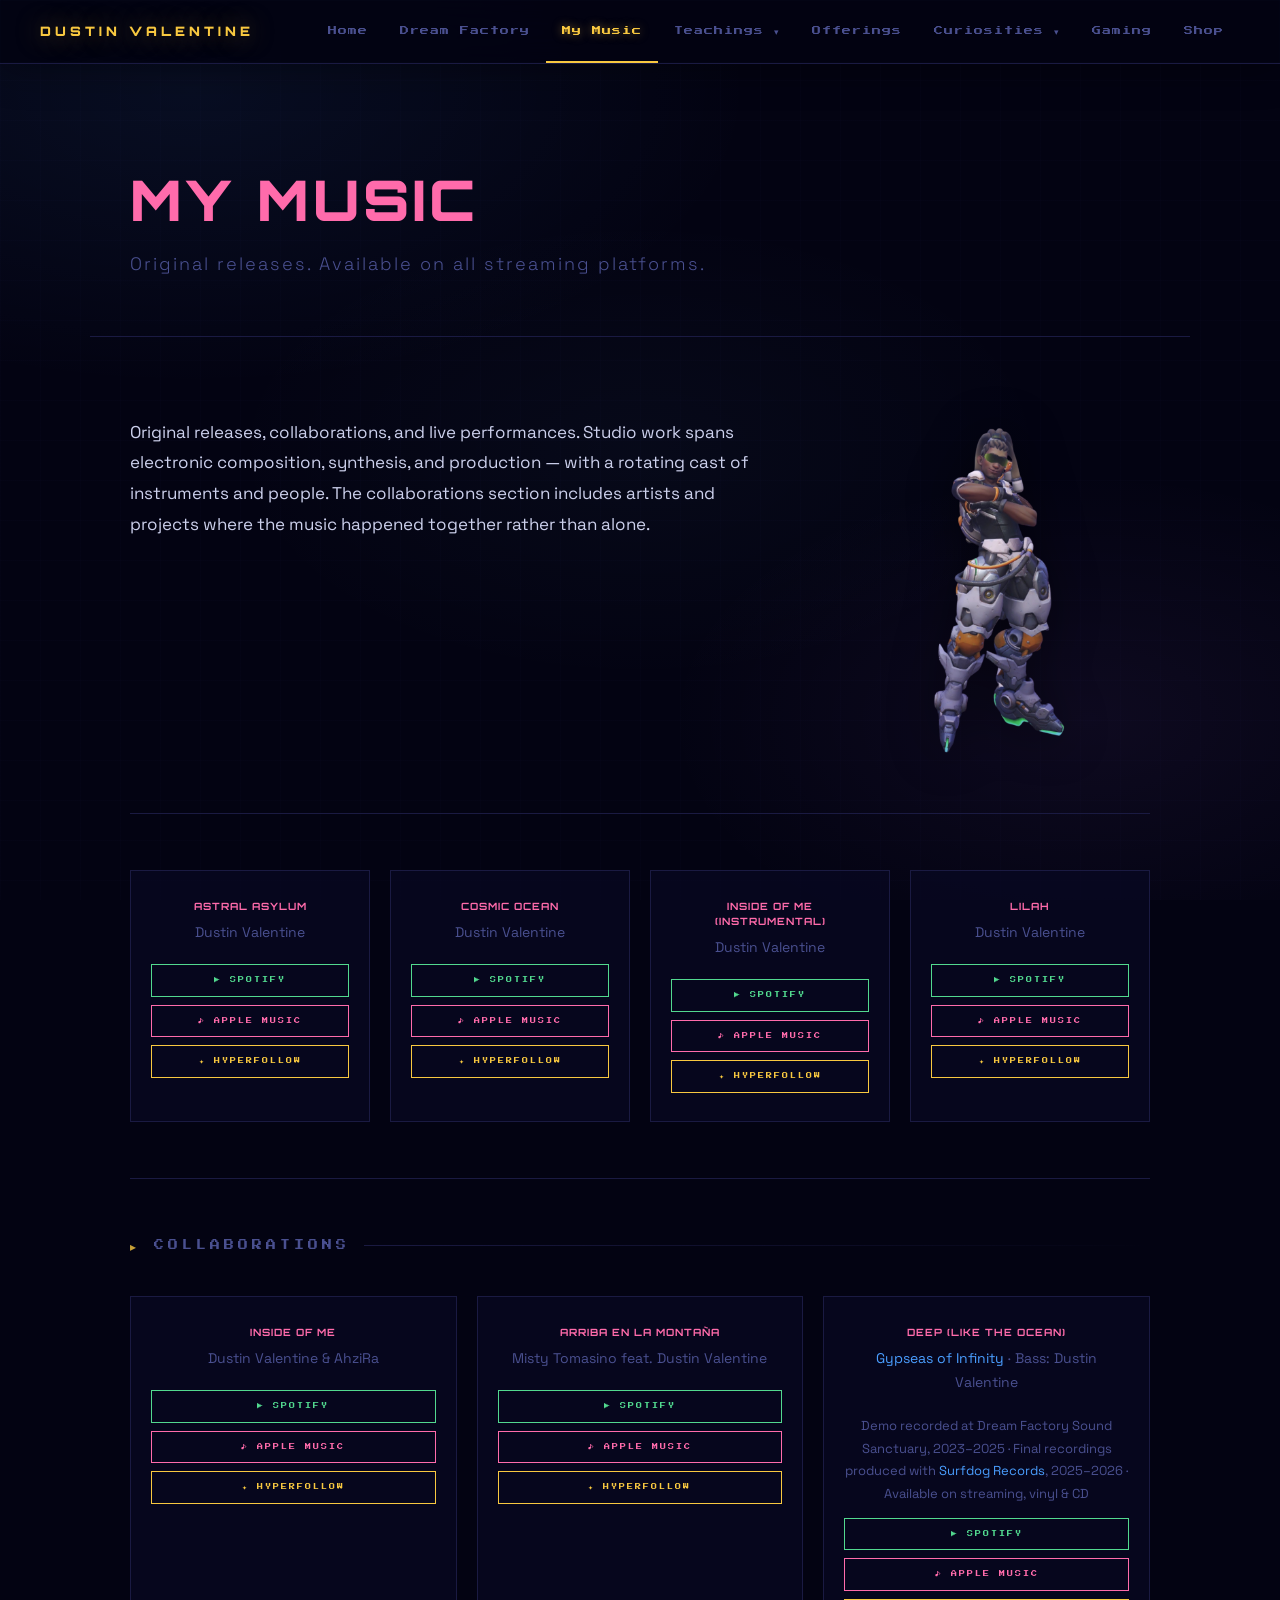
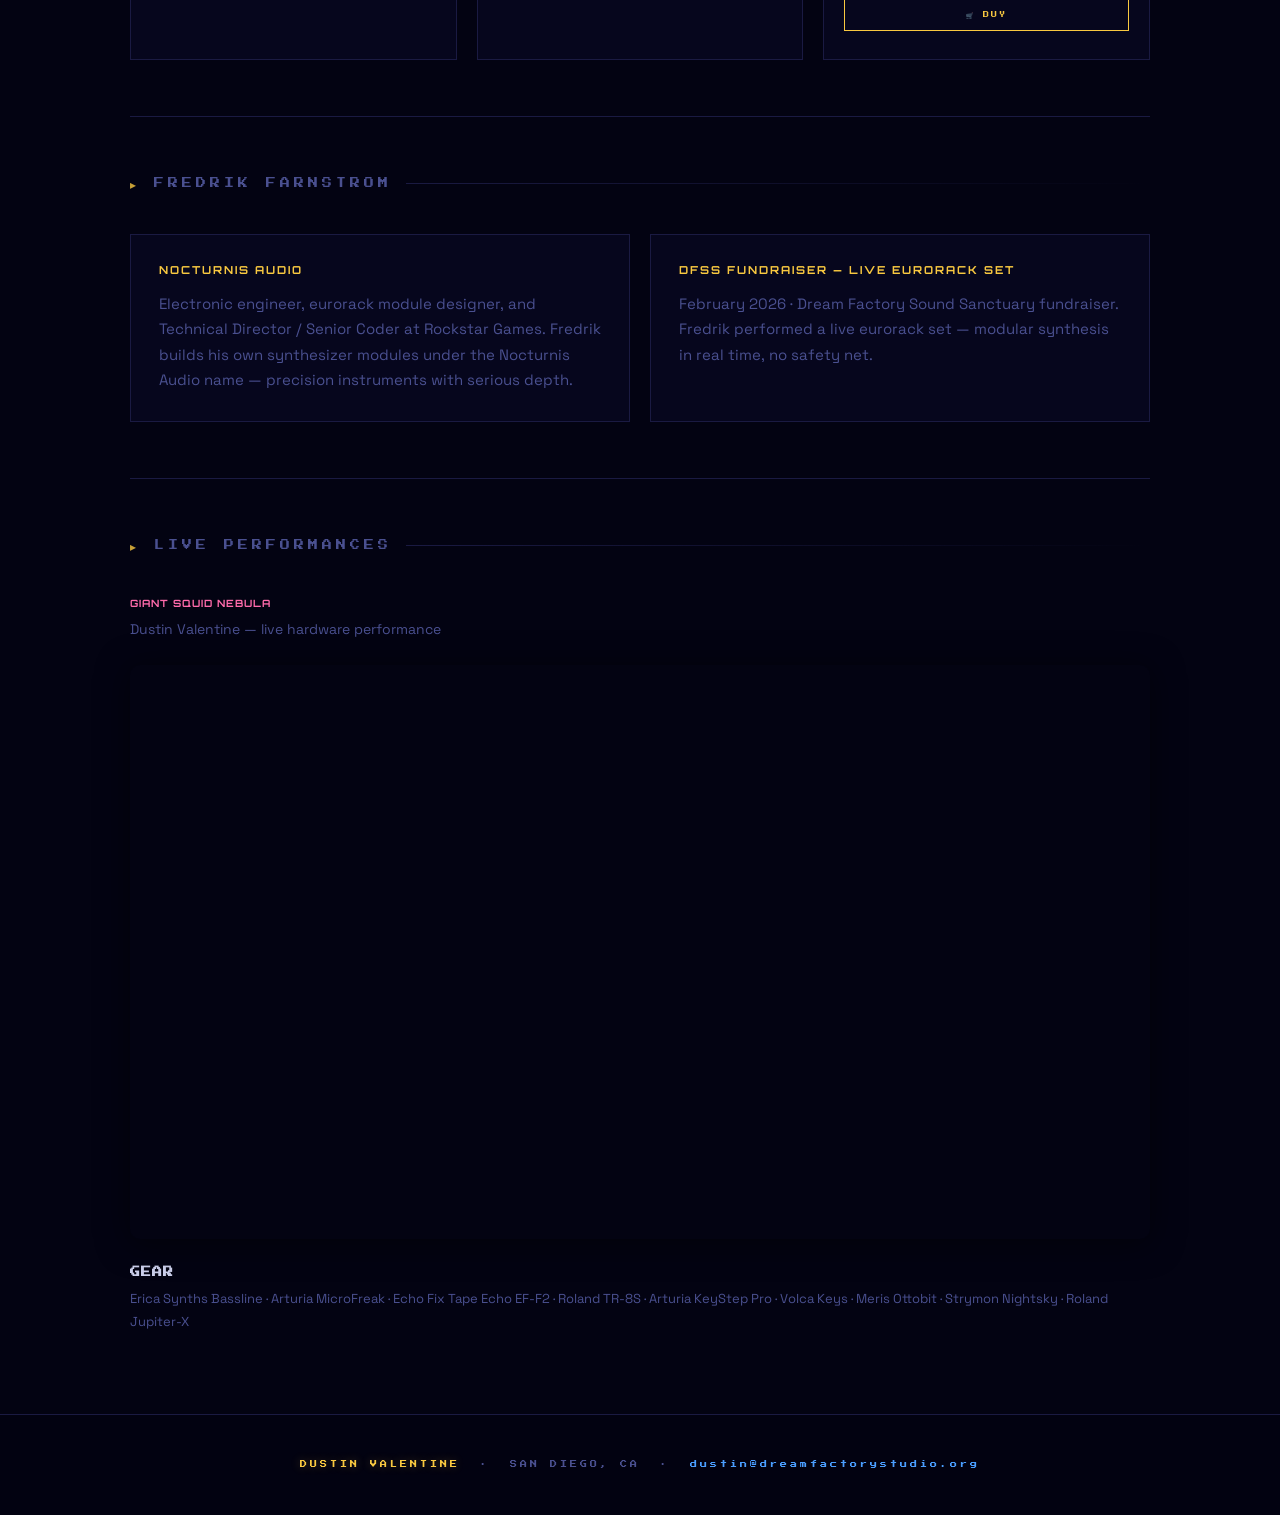
<file: music.html>
<!DOCTYPE html>
<html lang="en">
<head>
  <meta charset="UTF-8" />
  <link rel="icon" href="favicon.ico" />
  <link rel="icon" type="image/png" href="favicon-32.png" sizes="32x32" />
  <meta name="description" content="Music by Dustin Valentine — original releases, collaborations, and live performances spanning electronic composition, synthesis, and production." />
  <meta name="viewport" content="width=device-width, initial-scale=1.0" />
  <title>My Music — Dustin Valentine</title>
  <link rel="stylesheet" href="css/style.css" />
  <meta property="og:type" content="website" />
  <meta property="og:site_name" content="Dustin Valentine" />
  <meta property="og:title" content="My Music — Dustin Valentine" />
  <meta property="og:description" content="Original releases, collaborations, and live performances spanning electronic composition, synthesis, and production." />
  <meta property="og:url" content="https://dustinvalentine.com/music.html" />
  <meta property="og:image" content="https://dustinvalentine.com/images/photos/hero.jpg" />
  <meta name="twitter:card" content="summary_large_image" />
  <meta name="twitter:title" content="My Music — Dustin Valentine" />
  <meta name="twitter:description" content="Original releases, collaborations, and live performances spanning electronic composition, synthesis, and production." />
  <link rel="canonical" href="https://dustinvalentine.com/music.html" />
</head>
<body class="page accent-pink">

  <nav>
    <div class="nav-logo">DUSTIN VALENTINE</div>
    <ul class="nav-links">
      <li><a href="index.html">Home</a></li>
      <li><a href="dream-factory.html">Dream Factory</a></li>
      <li><a href="music.html" class="active">My Music</a></li>
      <li class="dropdown">
        <a href="teachings.html">Teachings ▾</a>
        <div class="dropdown-menu">
          <a href="teachings.html">Lineages &amp; Teachers</a>
          <a href="teachings-resources.html">Resources</a>
        </div>
      </li>
      <li><a href="offerings.html">Offerings</a></li>
      <li class="dropdown">
        <a href="curiosities.html">Curiosities ▾</a>
        <div class="dropdown-menu">
          <a href="curiosities.html#uap">UAP / UFO</a>
          <a href="curiosities.html#earth">Earthly Mysteries</a>
        </div>
      </li>
      <li><a href="gaming.html">Gaming</a></li>
      <li><a href="shop.html">Shop</a></li>
    </ul>

    <button class="nav-hamburger" aria-label="Menu" aria-expanded="false">
      <span></span><span></span><span></span>
    </button>
  </nav>

  <div class="page-hero">
    <div class="page-hero-label"><img src="images/characters/lucio.png" alt="Lúcio" class="page-hero-icon"></div>
    <div class="page-hero-title" style="color:var(--pink)">MY MUSIC</div>
    <div class="page-hero-sub">Original releases. Available on all streaming platforms.</div>
  </div>

  <section>
    <div class="page-intro-row">
      <div class="page-intro-text">
        <p>Original releases, collaborations, and live performances. Studio work spans electronic composition, synthesis, and production — with a rotating cast of instruments and people. The collaborations section includes artists and projects where the music happened together rather than alone.</p>
      </div>
      <img src="images/characters/lucio.png" alt="Lúcio" class="page-char-img" />
    </div>
    <hr class="divider" />
    <div class="release-grid">

      <div class="release-card">
        <div class="release-title">ASTRAL ASYLUM</div>
        <div class="release-artist">Dustin Valentine</div>
        <div class="release-btns">
          <a class="btn btn-green" href="https://open.spotify.com/album/4DxFDoT3lZssJE9MBlUEo8" target="_blank"><span>▶ Spotify</span></a>
          <a class="btn btn-pink" href="https://music.apple.com/us/album/astral-asylum-single/1795870592" target="_blank"><span>♪ Apple Music</span></a>
          <a class="btn btn-gold" href="https://distrokid.com/hyperfollow/dustinvalentine/astral-asylum" target="_blank"><span>✦ Hyperfollow</span></a>
        </div>
      </div>

      <div class="release-card">
        <div class="release-title">COSMIC OCEAN</div>
        <div class="release-artist">Dustin Valentine</div>
        <div class="release-btns">
          <a class="btn btn-green" href="https://open.spotify.com/album/5PuDu0CiCMYWccLhr9VfZC" target="_blank"><span>▶ Spotify</span></a>
          <a class="btn btn-pink" href="https://music.apple.com/us/album/cosmic-ocean-single/1795278789" target="_blank"><span>♪ Apple Music</span></a>
          <a class="btn btn-gold" href="https://distrokid.com/hyperfollow/dustinvalentine/cosmic-ocean" target="_blank"><span>✦ Hyperfollow</span></a>
        </div>
      </div>

      <div class="release-card">
        <div class="release-title">INSIDE OF ME (INSTRUMENTAL)</div>
        <div class="release-artist">Dustin Valentine</div>
        <div class="release-btns">
          <a class="btn btn-green" href="https://open.spotify.com/album/0jJUeNIoukj4DYAEaDExNy" target="_blank"><span>▶ Spotify</span></a>
          <a class="btn btn-pink" href="https://music.apple.com/us/album/inside-of-me-instrumental-single/1794217458" target="_blank"><span>♪ Apple Music</span></a>
          <a class="btn btn-gold" href="https://distrokid.com/hyperfollow/dustinvalentine/inside-of-me-instrumental" target="_blank"><span>✦ Hyperfollow</span></a>
        </div>
      </div>

      <div class="release-card">
        <div class="release-title">LILAH</div>
        <div class="release-artist">Dustin Valentine</div>
        <div class="release-btns">
          <a class="btn btn-green" href="https://open.spotify.com/album/2IGSce3fHtQoiCiQSqe4Bn" target="_blank"><span>▶ Spotify</span></a>
          <a class="btn btn-pink" href="https://music.apple.com/us/album/lilah-single/1730301609" target="_blank"><span>♪ Apple Music</span></a>
          <a class="btn btn-gold" href="https://distrokid.com/hyperfollow/dustinvalentine/lilah" target="_blank"><span>✦ Hyperfollow</span></a>
        </div>
      </div>

    </div>

    <hr class="divider" />
    <div class="section-label">COLLABORATIONS</div>
    <div class="release-grid">

      <div class="release-card">
        <div class="release-title">INSIDE OF ME</div>
        <div class="release-artist">Dustin Valentine &amp; AhziRa</div>
        <div class="release-btns">
          <a class="btn btn-green" href="https://open.spotify.com/album/0Puxo2yd00u3M2Sbc180zs" target="_blank"><span>▶ Spotify</span></a>
          <a class="btn btn-pink" href="https://music.apple.com/us/album/inside-of-me-single/1794659921" target="_blank"><span>♪ Apple Music</span></a>
          <a class="btn btn-gold" href="https://distrokid.com/hyperfollow/dustinvalentineandahzira/inside-of-me" target="_blank"><span>✦ Hyperfollow</span></a>
        </div>
      </div>

      <div class="release-card">
        <div class="release-title">ARRIBA EN LA MONTAÑA</div>
        <div class="release-artist">Misty Tomasino feat. Dustin Valentine</div>
        <div class="release-btns">
          <a class="btn btn-green" href="https://open.spotify.com/album/0FKGhhkniymxb5QEvX9pyK" target="_blank"><span>▶ Spotify</span></a>
          <a class="btn btn-pink" href="https://music.apple.com/us/song/arriba-en-la-monta%C3%B1a-feat-dustin-valentine/1883123557" target="_blank"><span>♪ Apple Music</span></a>
          <a class="btn btn-gold" href="https://distrokid.com/hyperfollow/mysticrhythms/arriba-en-la-montaa-feat-dustin-valentine/" target="_blank"><span>✦ Hyperfollow</span></a>
        </div>
      </div>

      <div class="release-card">
        <div class="release-title">DEEP (LIKE THE OCEAN)</div>
        <div class="release-artist"><a href="https://www.gypseasofinfinity.com/" target="_blank" rel="noopener">Gypseas of Infinity</a> · Bass: Dustin Valentine</div>
        <div class="release-sub" style="font-size:13px; color:var(--dim); margin-bottom:12px;">Demo recorded at Dream Factory Sound Sanctuary, 2023–2025 · Final recordings produced with <a href="https://surfdog.com/" target="_blank" rel="noopener">Surfdog Records</a>, 2025–2026 · Available on streaming, vinyl &amp; CD</div>
        <div class="release-btns">
          <a class="btn btn-green" href="https://open.spotify.com/track/2nnmGuoJtJMX840rCSOZKE" target="_blank"><span>▶ Spotify</span></a>
          <a class="btn btn-pink" href="https://music.apple.com/us/song/deep-like-the-ocean/1868522895" target="_blank"><span>♪ Apple Music</span></a>
          <a class="btn btn-gold" href="https://surfdog.com/shop/?post_type=product&s=gypseas" target="_blank"><span>🛒 Buy</span></a>
        </div>
      </div>

    </div>

    <hr class="divider" />
    <div class="section-label">FREDRIK FARNSTROM</div>
    <div class="card-grid">

      <div class="card">
        <div class="card-title"><a href="https://nocturnisaudio.com/pages/about" target="_blank" rel="noopener">NOCTURNIS AUDIO</a></div>
        <div class="card-body">Electronic engineer, eurorack module designer, and Technical Director / Senior Coder at Rockstar Games. Fredrik builds his own synthesizer modules under the Nocturnis Audio name — precision instruments with serious depth.</div>
      </div>

      <div class="card">
        <div class="card-title"><a href="https://youtu.be/53TsmJye8dM?si=y1WI_XB6G8YVg-sj" target="_blank" rel="noopener">DFSS FUNDRAISER — LIVE EURORACK SET</a></div>
        <div class="card-body">February 2026 · Dream Factory Sound Sanctuary fundraiser. Fredrik performed a live eurorack set — modular synthesis in real time, no safety net.</div>
      </div>

    </div>

    <hr class="divider" />
    <div class="section-label">LIVE PERFORMANCES</div>

    <div class="release-title" style="margin-bottom:6px;">GIANT SQUID NEBULA</div>
    <div class="release-artist" style="margin-bottom:16px;">Dustin Valentine — live hardware performance</div>
    <div class="video-embed">
      <iframe src="https://www.youtube.com/embed/iKenuyCSYx8" allowfullscreen loading="lazy"></iframe>
    </div>
    <div class="video-gear">
      <strong>GEAR</strong>
      Erica Synths Bassline · Arturia MicroFreak · Echo Fix Tape Echo EF-F2 · Roland TR-8S · Arturia KeyStep Pro · Volca Keys · Meris Ottobit · Strymon Nightsky · Roland Jupiter-X
    </div>

  </section>

  <footer>
    <span>DUSTIN VALENTINE</span> &nbsp;·&nbsp; SAN DIEGO, CA &nbsp;·&nbsp; <a href="mailto:dustin@dreamfactorystudio.org">dustin@dreamfactorystudio.org</a>
  </footer>


  <script src="js/nav.js"></script>
</body>
</html>
</file>
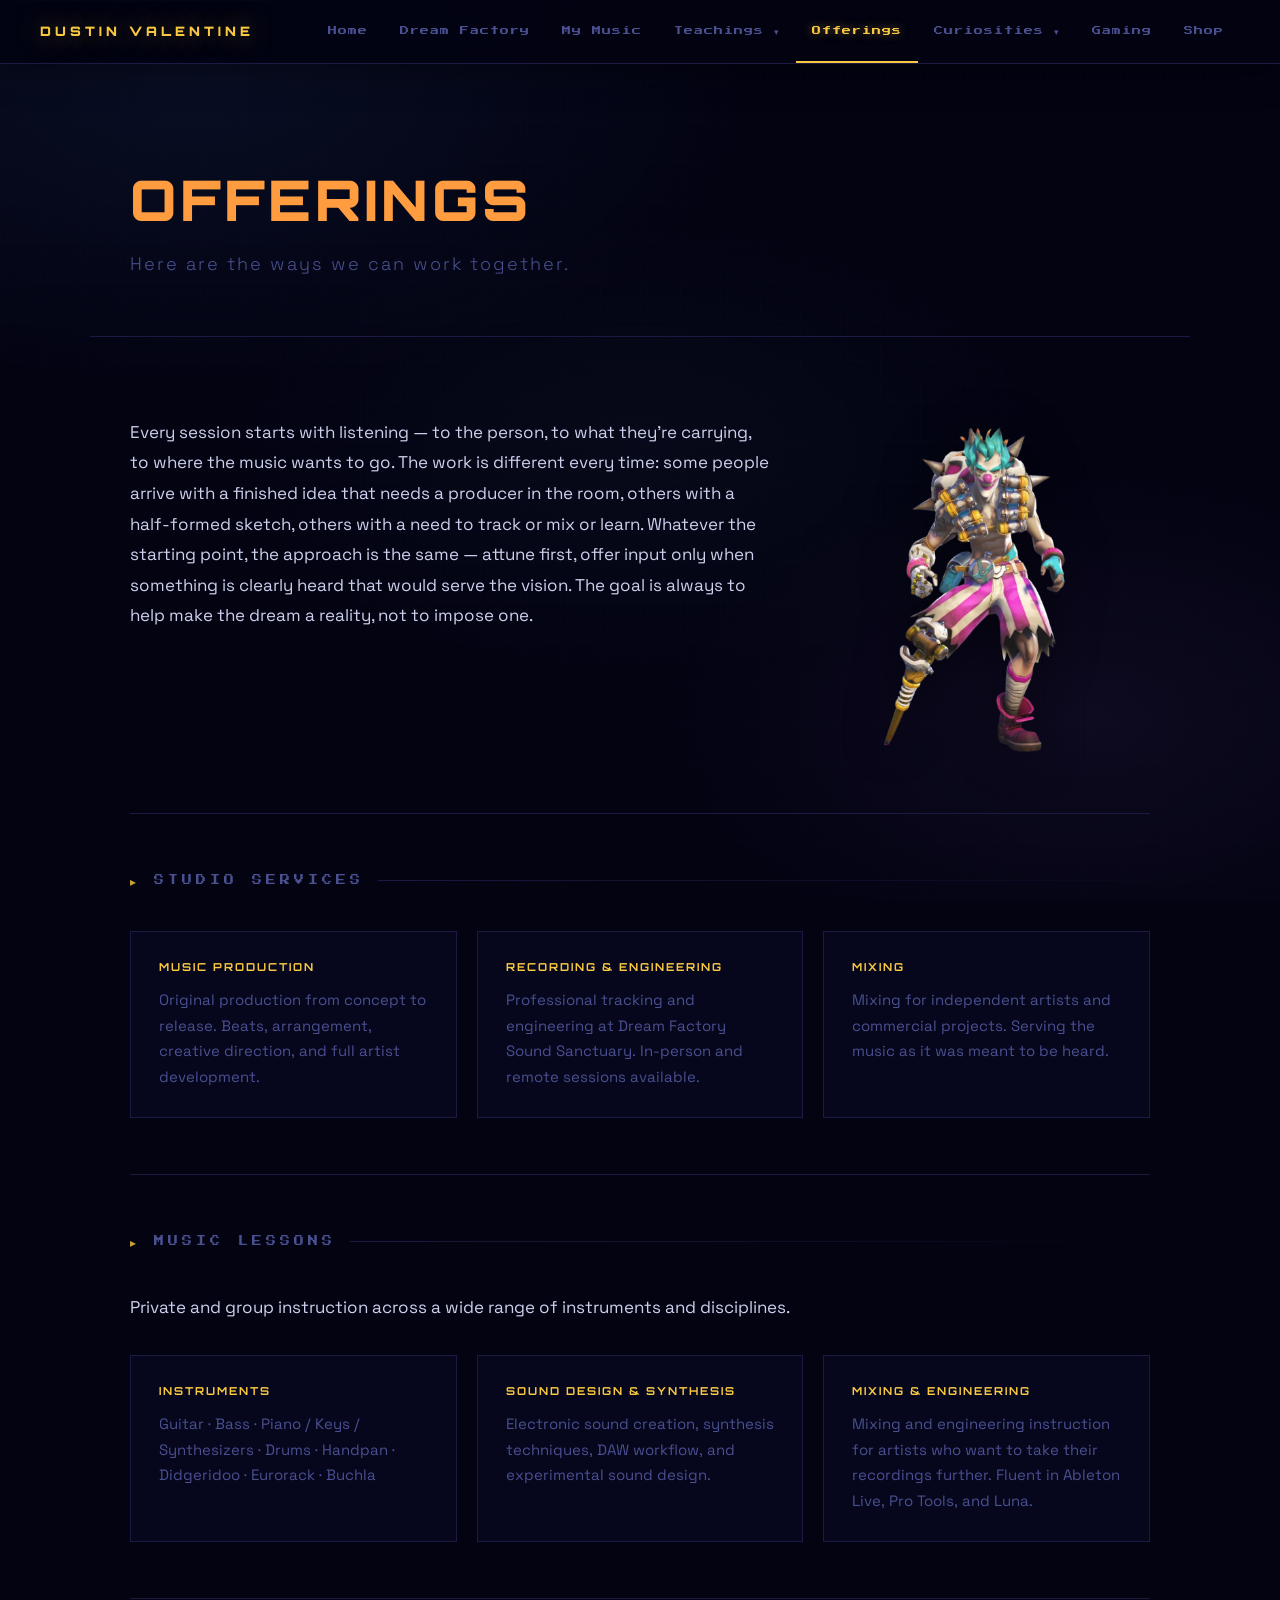
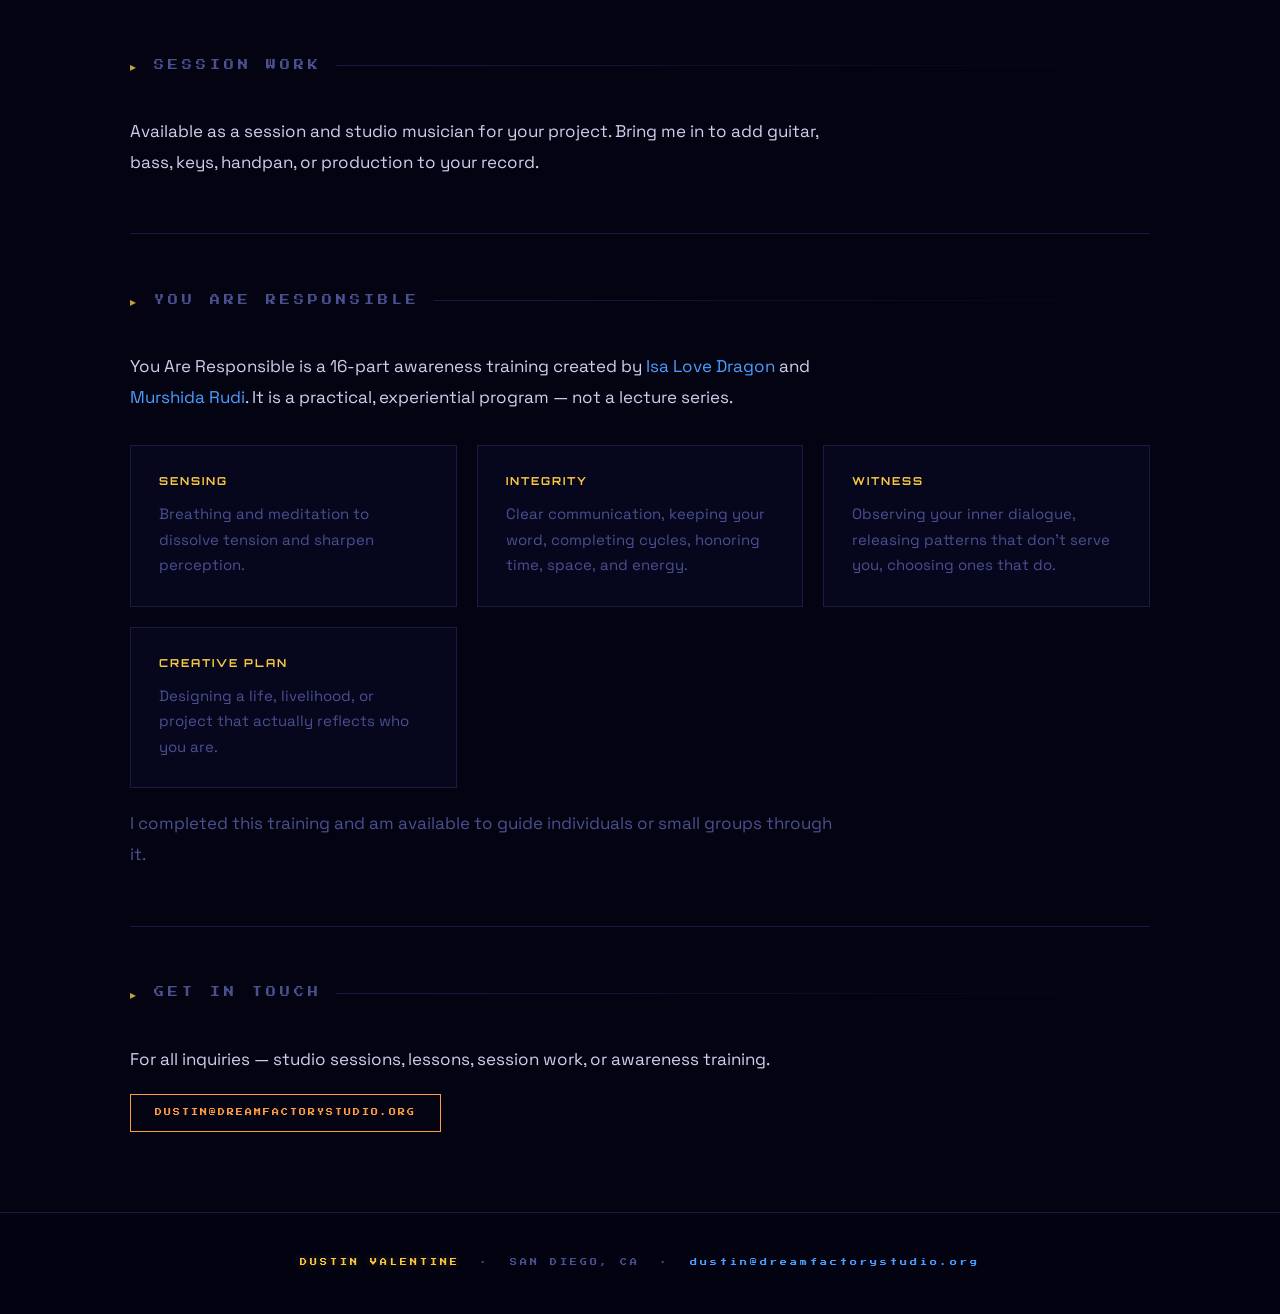
<file: offerings.html>
<!DOCTYPE html>
<html lang="en">
<head>
  <meta charset="UTF-8" />
  <link rel="icon" href="favicon.ico" />
  <link rel="icon" type="image/png" href="favicon-32.png" sizes="32x32" />
  <meta name="description" content="Studio services, music lessons, session work, and awareness training offered by Dustin Valentine at Dream Factory Sound Sanctuary, San Diego CA." />
  <meta name="viewport" content="width=device-width, initial-scale=1.0" />
  <title>Offerings — Dustin Valentine</title>
  <link rel="stylesheet" href="css/style.css" />
  <meta property="og:type" content="website" />
  <meta property="og:site_name" content="Dustin Valentine" />
  <meta property="og:title" content="Offerings — Dustin Valentine" />
  <meta property="og:description" content="Studio services, music lessons, session work, and awareness training at Dream Factory Sound Sanctuary, San Diego CA." />
  <meta property="og:url" content="https://dustinvalentine.com/offerings.html" />
  <meta property="og:image" content="https://dustinvalentine.com/images/photos/hero.jpg" />
  <meta name="twitter:card" content="summary_large_image" />
  <meta name="twitter:title" content="Offerings — Dustin Valentine" />
  <meta name="twitter:description" content="Studio services, music lessons, session work, and awareness training at Dream Factory Sound Sanctuary, San Diego CA." />
  <link rel="canonical" href="https://dustinvalentine.com/offerings.html" />
</head>
<body class="page accent-orange">

  <nav>
    <div class="nav-logo">DUSTIN VALENTINE</div>
    <ul class="nav-links">
      <li><a href="index.html">Home</a></li>
      <li><a href="dream-factory.html">Dream Factory</a></li>
      <li><a href="music.html">My Music</a></li>
      <li class="dropdown">
        <a href="teachings.html">Teachings ▾</a>
        <div class="dropdown-menu">
          <a href="teachings.html">Lineages &amp; Teachers</a>
          <a href="teachings-resources.html">Resources</a>
        </div>
      </li>
      <li><a href="offerings.html" class="active">Offerings</a></li>
      <li class="dropdown">
        <a href="curiosities.html">Curiosities ▾</a>
        <div class="dropdown-menu">
          <a href="curiosities.html#uap">UAP / UFO</a>
          <a href="curiosities.html#earth">Earthly Mysteries</a>
        </div>
      </li>
      <li><a href="gaming.html">Gaming</a></li>
      <li><a href="shop.html">Shop</a></li>
    </ul>

    <button class="nav-hamburger" aria-label="Menu" aria-expanded="false">
      <span></span><span></span><span></span>
    </button>
  </nav>

  <div class="page-hero">
    <div class="page-hero-label"><img src="images/characters/junkrat.png" alt="Junkrat" class="page-hero-icon"></div>
    <div class="page-hero-title" style="color:var(--orange)">OFFERINGS</div>
    <div class="page-hero-sub">Here are the ways we can work together.</div>
  </div>

  <section>
    <div class="page-intro-row">
      <div class="page-intro-text">
        <p>Every session starts with listening — to the person, to what they're carrying, to where the music wants to go. The work is different every time: some people arrive with a finished idea that needs a producer in the room, others with a half-formed sketch, others with a need to track or mix or learn. Whatever the starting point, the approach is the same — attune first, offer input only when something is clearly heard that would serve the vision. The goal is always to help make the dream a reality, not to impose one.</p>
      </div>
      <img src="images/characters/junkrat.png" alt="Junkrat" class="page-char-img" />
    </div>
    <hr class="divider" />
    <div class="section-label">STUDIO SERVICES</div>
    <div class="card-grid">
      <div class="card">
        <div class="card-title">MUSIC PRODUCTION</div>
        <div class="card-body">Original production from concept to release. Beats, arrangement, creative direction, and full artist development.</div>
      </div>
      <div class="card">
        <div class="card-title">RECORDING &amp; ENGINEERING</div>
        <div class="card-body">Professional tracking and engineering at Dream Factory Sound Sanctuary. In-person and remote sessions available.</div>
      </div>
      <div class="card">
        <div class="card-title">MIXING</div>
        <div class="card-body">Mixing for independent artists and commercial projects. Serving the music as it was meant to be heard.</div>
      </div>
    </div>

    <hr class="divider" />
    <div class="section-label">MUSIC LESSONS</div>
    <p>Private and group instruction across a wide range of instruments and disciplines.</p>
    <div class="card-grid">
      <div class="card">
        <div class="card-title">INSTRUMENTS</div>
        <div class="card-body">Guitar · Bass · Piano / Keys / Synthesizers · Drums · Handpan · Didgeridoo · Eurorack · Buchla</div>
      </div>
      <div class="card">
        <div class="card-title">SOUND DESIGN &amp; SYNTHESIS</div>
        <div class="card-body">Electronic sound creation, synthesis techniques, DAW workflow, and experimental sound design.</div>
      </div>
      <div class="card">
        <div class="card-title">MIXING &amp; ENGINEERING</div>
        <div class="card-body">Mixing and engineering instruction for artists who want to take their recordings further. Fluent in Ableton Live, Pro Tools, and Luna.</div>
      </div>
    </div>

    <hr class="divider" />
    <div class="section-label">SESSION WORK</div>
    <p>Available as a session and studio musician for your project. Bring me in to add guitar, bass, keys, handpan, or production to your record.</p>

    <hr class="divider" />
    <div class="section-label">YOU ARE RESPONSIBLE</div>
    <p>You Are Responsible is a 16-part awareness training created by <a href="https://isalove.org" target="_blank" rel="noopener">Isa Love Dragon</a> and <a href="https://www.movewithmurshida.com" target="_blank" rel="noopener">Murshida Rudi</a>. It is a practical, experiential program — not a lecture series.</p>
    <div class="card-grid">
      <div class="card">
        <div class="card-title">SENSING</div>
        <div class="card-body">Breathing and meditation to dissolve tension and sharpen perception.</div>
      </div>
      <div class="card">
        <div class="card-title">INTEGRITY</div>
        <div class="card-body">Clear communication, keeping your word, completing cycles, honoring time, space, and energy.</div>
      </div>
      <div class="card">
        <div class="card-title">WITNESS</div>
        <div class="card-body">Observing your inner dialogue, releasing patterns that don't serve you, choosing ones that do.</div>
      </div>
      <div class="card">
        <div class="card-title">CREATIVE PLAN</div>
        <div class="card-body">Designing a life, livelihood, or project that actually reflects who you are.</div>
      </div>
    </div>
    <p style="margin-top:20px; color:var(--dim);">I completed this training and am available to guide individuals or small groups through it.</p>

    <hr class="divider" />
    <div class="section-label">GET IN TOUCH</div>
    <p>For all inquiries — studio sessions, lessons, session work, or awareness training.</p>
    <div class="btn-row">
      <a class="btn btn-orange" href="mailto:dustin@dreamfactorystudio.org"><span>dustin@dreamfactorystudio.org</span></a>
    </div>

  </section>

  <footer>
    <span>DUSTIN VALENTINE</span> &nbsp;·&nbsp; SAN DIEGO, CA &nbsp;·&nbsp; <a href="mailto:dustin@dreamfactorystudio.org">dustin@dreamfactorystudio.org</a>
  </footer>


  <script src="js/nav.js"></script>
</body>
</html>
</file>
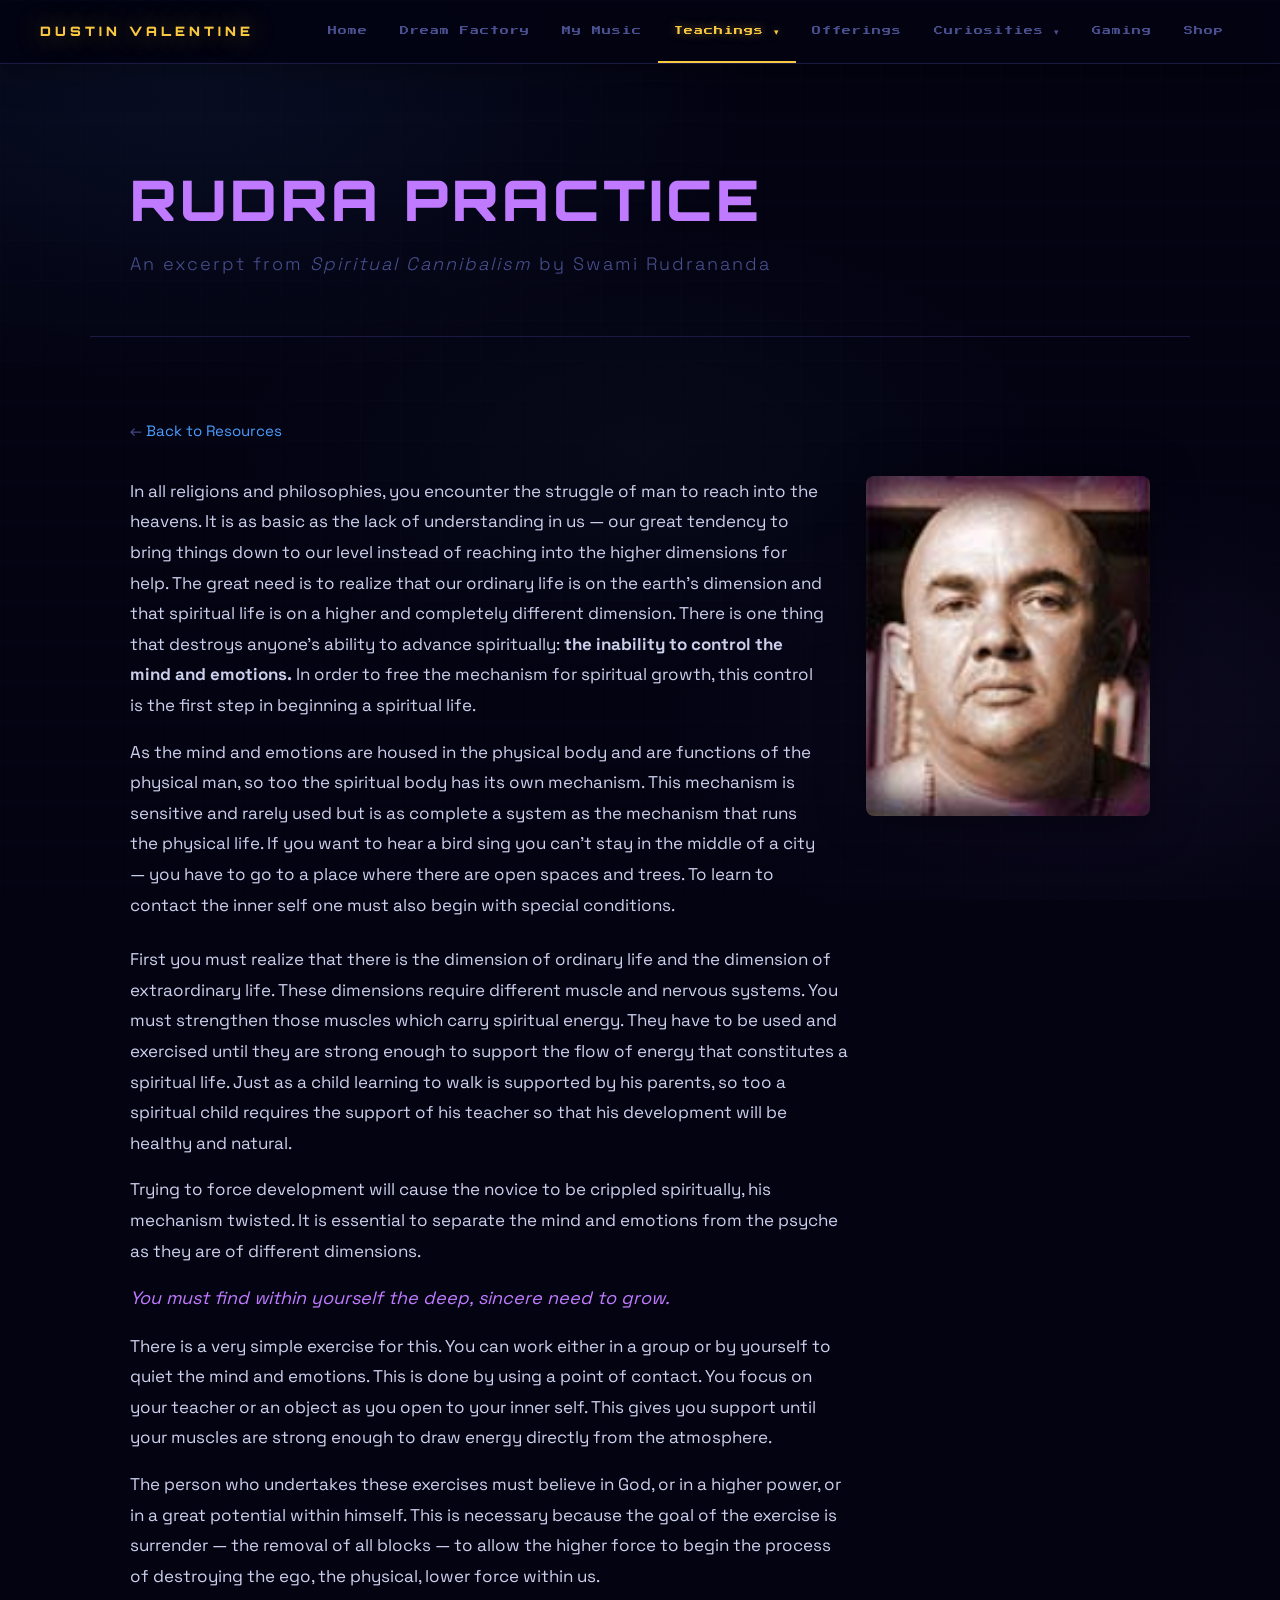
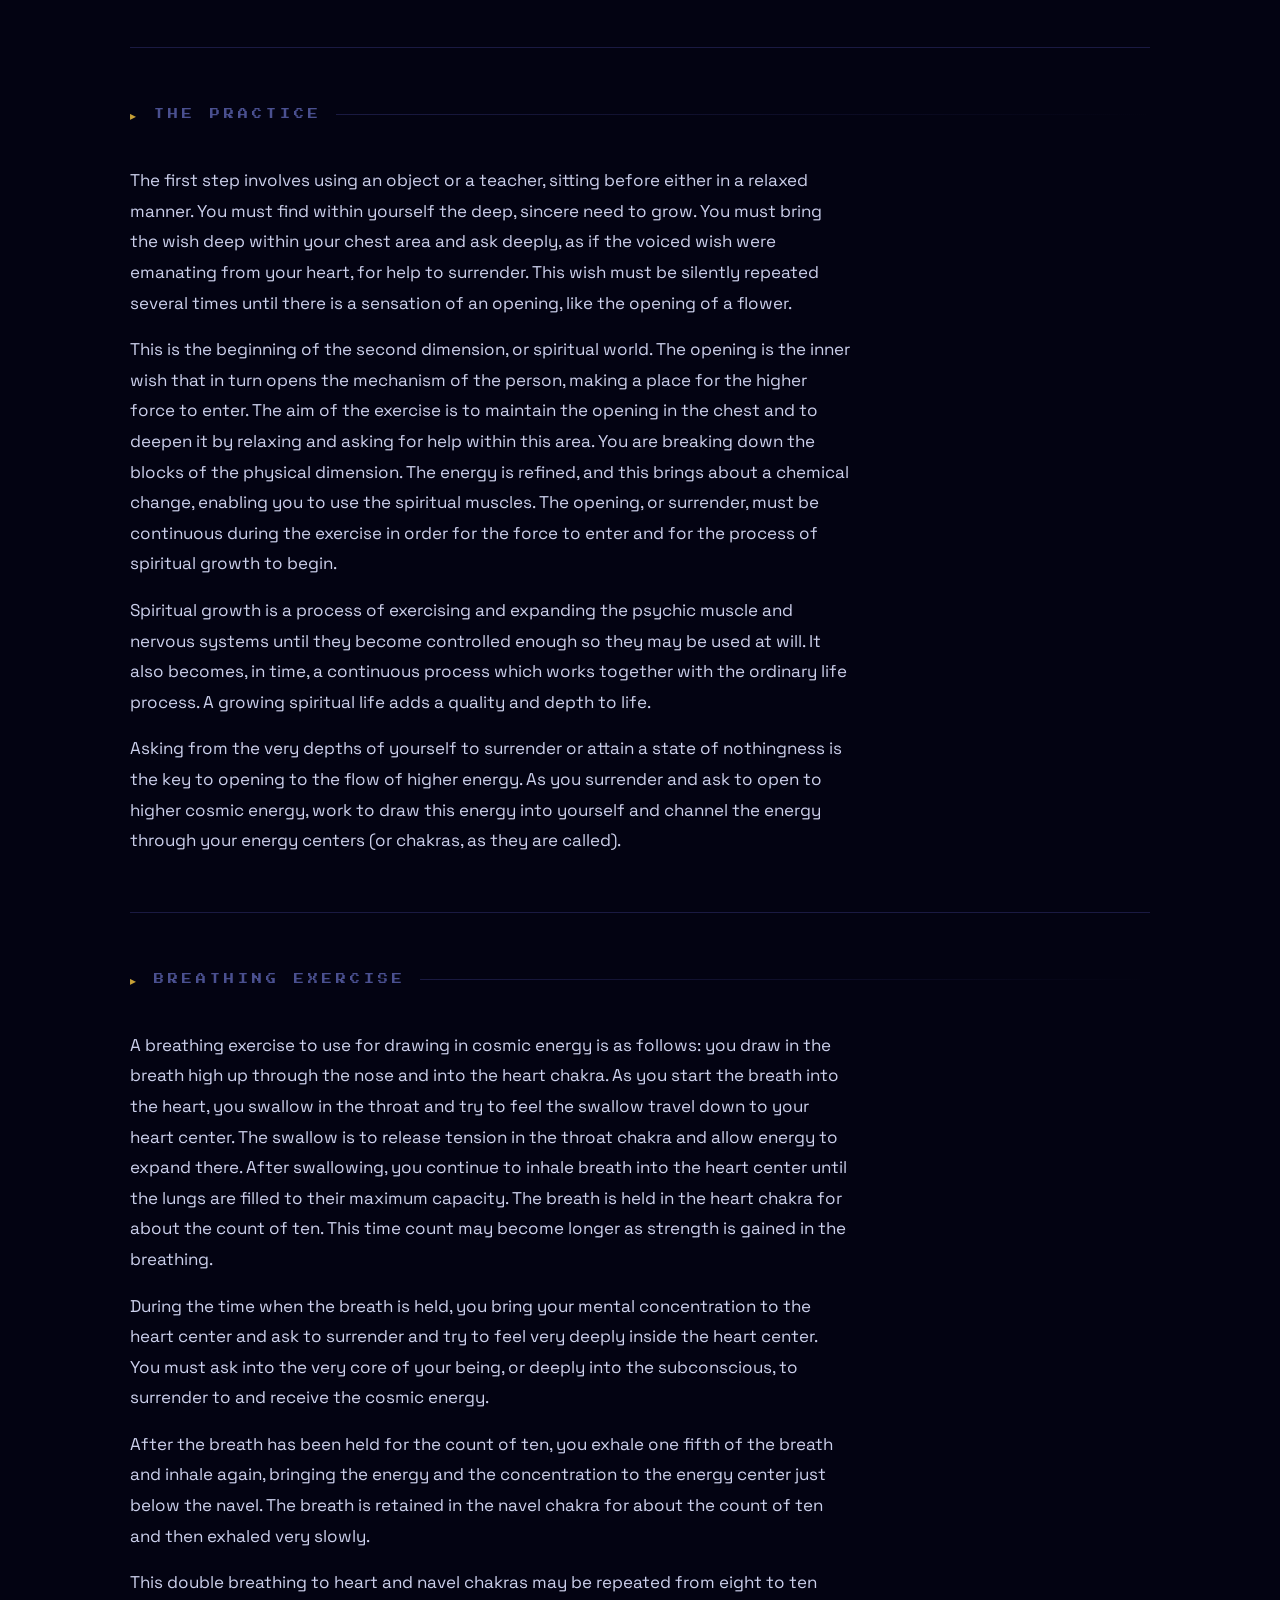
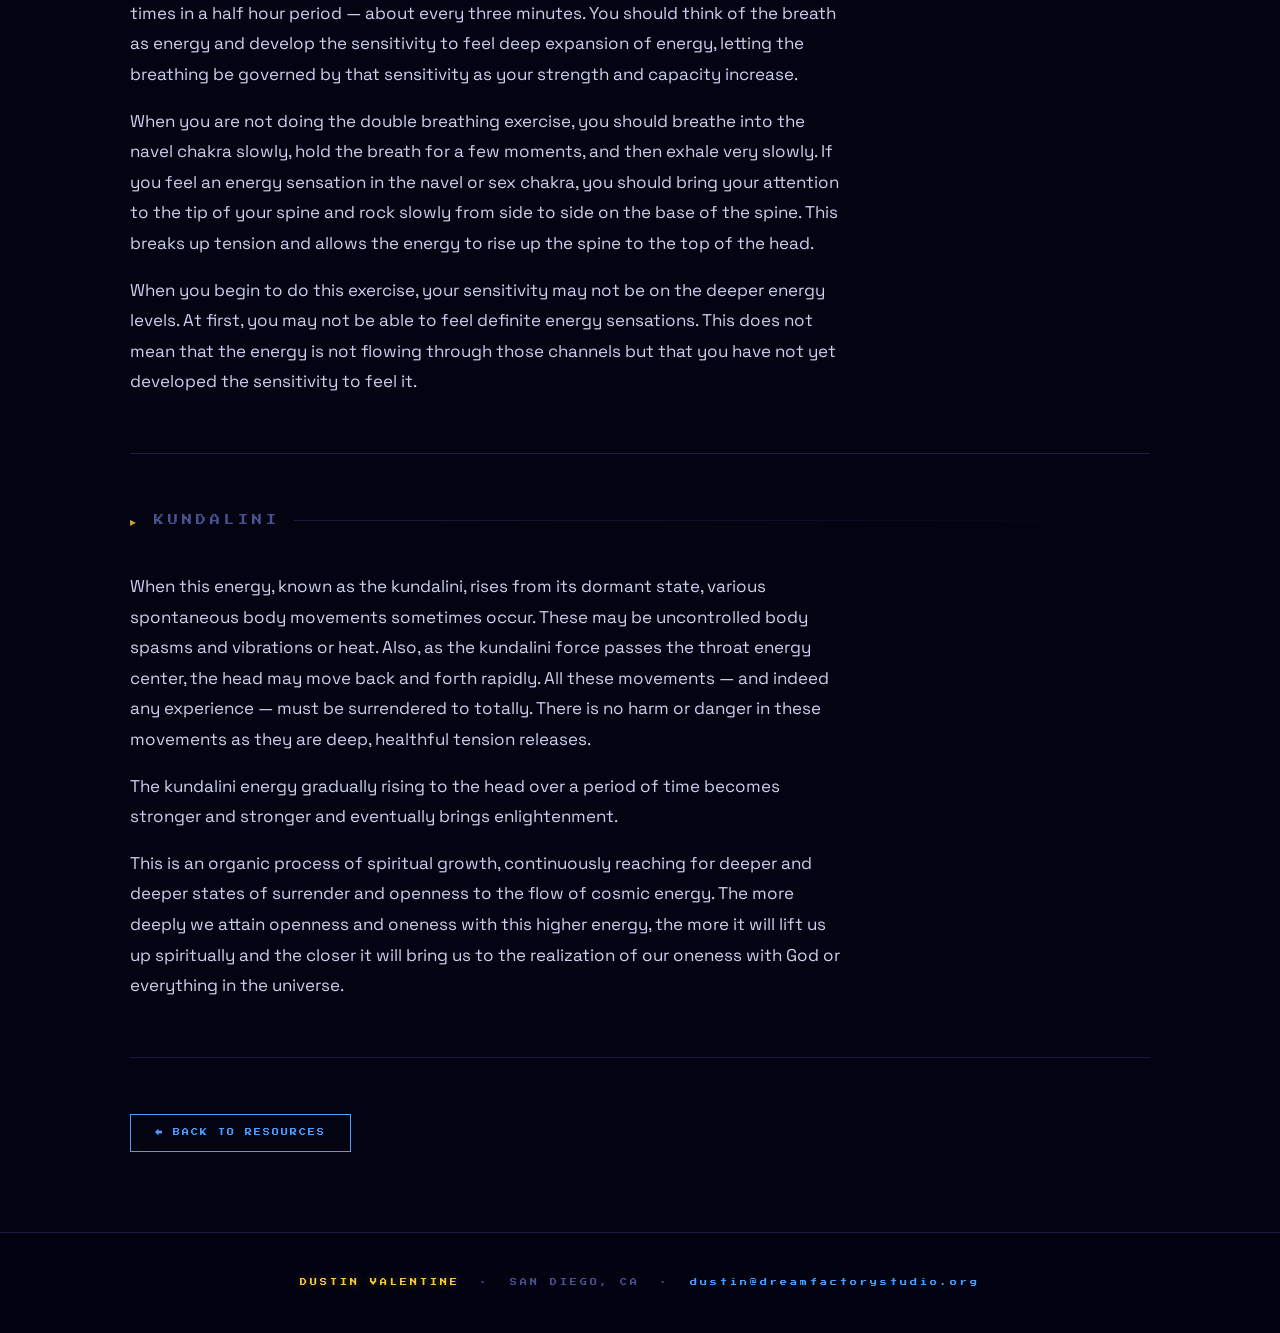
<file: rudra-practice.html>
<!DOCTYPE html>
<html lang="en">
<head>
  <meta charset="UTF-8" />
  <link rel="icon" href="favicon.ico" />
  <link rel="icon" type="image/png" href="favicon-32.png" sizes="32x32" />
  <meta name="description" content="The Rudra Practice — a breathing and awareness exercise for developing inner strength and kundalini activation. From Spiritual Cannibalism by Swami Rudrananda." />
  <meta name="viewport" content="width=device-width, initial-scale=1.0" />
  <title>Rudra Practice — Dustin Valentine</title>
  <link rel="stylesheet" href="css/style.css" />
  <meta property="og:type" content="website" />
  <meta property="og:site_name" content="Dustin Valentine" />
  <meta property="og:title" content="Rudra Practice — Dustin Valentine" />
  <meta property="og:description" content="A breathing and awareness exercise for developing inner strength and kundalini activation. From Spiritual Cannibalism by Swami Rudrananda." />
  <meta property="og:url" content="https://dustinvalentine.com/rudra-practice.html" />
  <meta property="og:image" content="https://dustinvalentine.com/images/photos/hero.jpg" />
  <meta name="twitter:card" content="summary_large_image" />
  <meta name="twitter:title" content="Rudra Practice — Dustin Valentine" />
  <meta name="twitter:description" content="A breathing and awareness exercise for developing inner strength and kundalini activation. From Spiritual Cannibalism by Swami Rudrananda." />
  <link rel="canonical" href="https://dustinvalentine.com/rudra-practice.html" />
</head>
<body class="page accent-purple">

  <nav>
    <div class="nav-logo">DUSTIN VALENTINE</div>
    <ul class="nav-links">
      <li><a href="index.html">Home</a></li>
      <li><a href="dream-factory.html">Dream Factory</a></li>
      <li><a href="music.html">My Music</a></li>
      <li class="dropdown">
        <a href="teachings.html" class="active">Teachings ▾</a>
        <div class="dropdown-menu">
          <a href="teachings.html">Lineages &amp; Teachers</a>
          <a href="teachings-resources.html">Resources</a>
        </div>
      </li>
      <li><a href="offerings.html">Offerings</a></li>
      <li class="dropdown">
        <a href="curiosities.html">Curiosities ▾</a>
        <div class="dropdown-menu">
          <a href="curiosities.html#uap">UAP / UFO</a>
          <a href="curiosities.html#earth">Earthly Mysteries</a>
        </div>
      </li>
      <li><a href="gaming.html">Gaming</a></li>
      <li><a href="shop.html">Shop</a></li>
    </ul>

    <button class="nav-hamburger" aria-label="Menu" aria-expanded="false">
      <span></span><span></span><span></span>
    </button>
  </nav>

  <div class="page-hero">
    <div class="page-hero-label"><img src="images/characters/zen-nakji.png" alt="Zenyatta" class="page-hero-icon"></div>
    <div class="page-hero-title" style="color:var(--purple)">RUDRA PRACTICE</div>
    <div class="page-hero-sub">An excerpt from <em>Spiritual Cannibalism</em> by Swami Rudrananda</div>
  </div>

  <section>

    <p style="color:var(--dim); font-size:15px; margin-bottom:32px;">
      ← <a href="teachings-resources.html">Back to Resources</a>
    </p>

    <div class="page-intro-row">
      <div class="page-intro-text">
        <p>In all religions and philosophies, you encounter the struggle of man to reach into the heavens. It is as basic as the lack of understanding in us — our great tendency to bring things down to our level instead of reaching into the higher dimensions for help. The great need is to realize that our ordinary life is on the earth's dimension and that spiritual life is on a higher and completely different dimension. There is one thing that destroys anyone's ability to advance spiritually: <strong>the inability to control the mind and emotions.</strong> In order to free the mechanism for spiritual growth, this control is the first step in beginning a spiritual life.</p>
        <p>As the mind and emotions are housed in the physical body and are functions of the physical man, so too the spiritual body has its own mechanism. This mechanism is sensitive and rarely used but is as complete a system as the mechanism that runs the physical life. If you want to hear a bird sing you can't stay in the middle of a city — you have to go to a place where there are open spaces and trees. To learn to contact the inner self one must also begin with special conditions.</p>
      </div>
      <img src="images/photos/rudi.jpg" alt="Swami Rudrananda" class="page-char-img" style="border-radius:8px;" />
    </div>

    <p>First you must realize that there is the dimension of ordinary life and the dimension of extraordinary life. These dimensions require different muscle and nervous systems. You must strengthen those muscles which carry spiritual energy. They have to be used and exercised until they are strong enough to support the flow of energy that constitutes a spiritual life. Just as a child learning to walk is supported by his parents, so too a spiritual child requires the support of his teacher so that his development will be healthy and natural.</p>

    <p>Trying to force development will cause the novice to be crippled spiritually, his mechanism twisted. It is essential to separate the mind and emotions from the psyche as they are of different dimensions.</p>

    <p style="color:var(--purple); font-style:italic; font-size:18px;">You must find within yourself the deep, sincere need to grow.</p>

    <p>There is a very simple exercise for this. You can work either in a group or by yourself to quiet the mind and emotions. This is done by using a point of contact. You focus on your teacher or an object as you open to your inner self. This gives you support until your muscles are strong enough to draw energy directly from the atmosphere.</p>

    <p>The person who undertakes these exercises must believe in God, or in a higher power, or in a great potential within himself. This is necessary because the goal of the exercise is surrender — the removal of all blocks — to allow the higher force to begin the process of destroying the ego, the physical, lower force within us.</p>

    <hr class="divider" />
    <div class="section-label">THE PRACTICE</div>

    <p>The first step involves using an object or a teacher, sitting before either in a relaxed manner. You must find within yourself the deep, sincere need to grow. You must bring the wish deep within your chest area and ask deeply, as if the voiced wish were emanating from your heart, for help to surrender. This wish must be silently repeated several times until there is a sensation of an opening, like the opening of a flower.</p>

    <p>This is the beginning of the second dimension, or spiritual world. The opening is the inner wish that in turn opens the mechanism of the person, making a place for the higher force to enter. The aim of the exercise is to maintain the opening in the chest and to deepen it by relaxing and asking for help within this area. You are breaking down the blocks of the physical dimension. The energy is refined, and this brings about a chemical change, enabling you to use the spiritual muscles. The opening, or surrender, must be continuous during the exercise in order for the force to enter and for the process of spiritual growth to begin.</p>

    <p>Spiritual growth is a process of exercising and expanding the psychic muscle and nervous systems until they become controlled enough so they may be used at will. It also becomes, in time, a continuous process which works together with the ordinary life process. A growing spiritual life adds a quality and depth to life.</p>

    <p>Asking from the very depths of yourself to surrender or attain a state of nothingness is the key to opening to the flow of higher energy. As you surrender and ask to open to higher cosmic energy, work to draw this energy into yourself and channel the energy through your energy centers (or chakras, as they are called).</p>

    <hr class="divider" />
    <div class="section-label">BREATHING EXERCISE</div>

    <p>A breathing exercise to use for drawing in cosmic energy is as follows: you draw in the breath high up through the nose and into the heart chakra. As you start the breath into the heart, you swallow in the throat and try to feel the swallow travel down to your heart center. The swallow is to release tension in the throat chakra and allow energy to expand there. After swallowing, you continue to inhale breath into the heart center until the lungs are filled to their maximum capacity. The breath is held in the heart chakra for about the count of ten. This time count may become longer as strength is gained in the breathing.</p>

    <p>During the time when the breath is held, you bring your mental concentration to the heart center and ask to surrender and try to feel very deeply inside the heart center. You must ask into the very core of your being, or deeply into the subconscious, to surrender to and receive the cosmic energy.</p>

    <p>After the breath has been held for the count of ten, you exhale one fifth of the breath and inhale again, bringing the energy and the concentration to the energy center just below the navel. The breath is retained in the navel chakra for about the count of ten and then exhaled very slowly.</p>

    <p>This double breathing to heart and navel chakras may be repeated from eight to ten times in a half hour period — about every three minutes. You should think of the breath as energy and develop the sensitivity to feel deep expansion of energy, letting the breathing be governed by that sensitivity as your strength and capacity increase.</p>

    <p>When you are not doing the double breathing exercise, you should breathe into the navel chakra slowly, hold the breath for a few moments, and then exhale very slowly. If you feel an energy sensation in the navel or sex chakra, you should bring your attention to the tip of your spine and rock slowly from side to side on the base of the spine. This breaks up tension and allows the energy to rise up the spine to the top of the head.</p>

    <p>When you begin to do this exercise, your sensitivity may not be on the deeper energy levels. At first, you may not be able to feel definite energy sensations. This does not mean that the energy is not flowing through those channels but that you have not yet developed the sensitivity to feel it.</p>

    <hr class="divider" />
    <div class="section-label">KUNDALINI</div>

    <p>When this energy, known as the kundalini, rises from its dormant state, various spontaneous body movements sometimes occur. These may be uncontrolled body spasms and vibrations or heat. Also, as the kundalini force passes the throat energy center, the head may move back and forth rapidly. All these movements — and indeed any experience — must be surrendered to totally. There is no harm or danger in these movements as they are deep, healthful tension releases.</p>

    <p>The kundalini energy gradually rising to the head over a period of time becomes stronger and stronger and eventually brings enlightenment.</p>

    <p>This is an organic process of spiritual growth, continuously reaching for deeper and deeper states of surrender and openness to the flow of cosmic energy. The more deeply we attain openness and oneness with this higher energy, the more it will lift us up spiritually and the closer it will bring us to the realization of our oneness with God or everything in the universe.</p>

    <hr class="divider" />
    <div class="btn-row">
      <a class="btn btn-purple" href="teachings-resources.html"><span>← Back to Resources</span></a>
    </div>

  </section>

  <footer>
    <span>DUSTIN VALENTINE</span> &nbsp;·&nbsp; SAN DIEGO, CA &nbsp;·&nbsp; <a href="mailto:dustin@dreamfactorystudio.org">dustin@dreamfactorystudio.org</a>
  </footer>

  <script src="js/nav.js"></script>
</body>
</html>
</file>
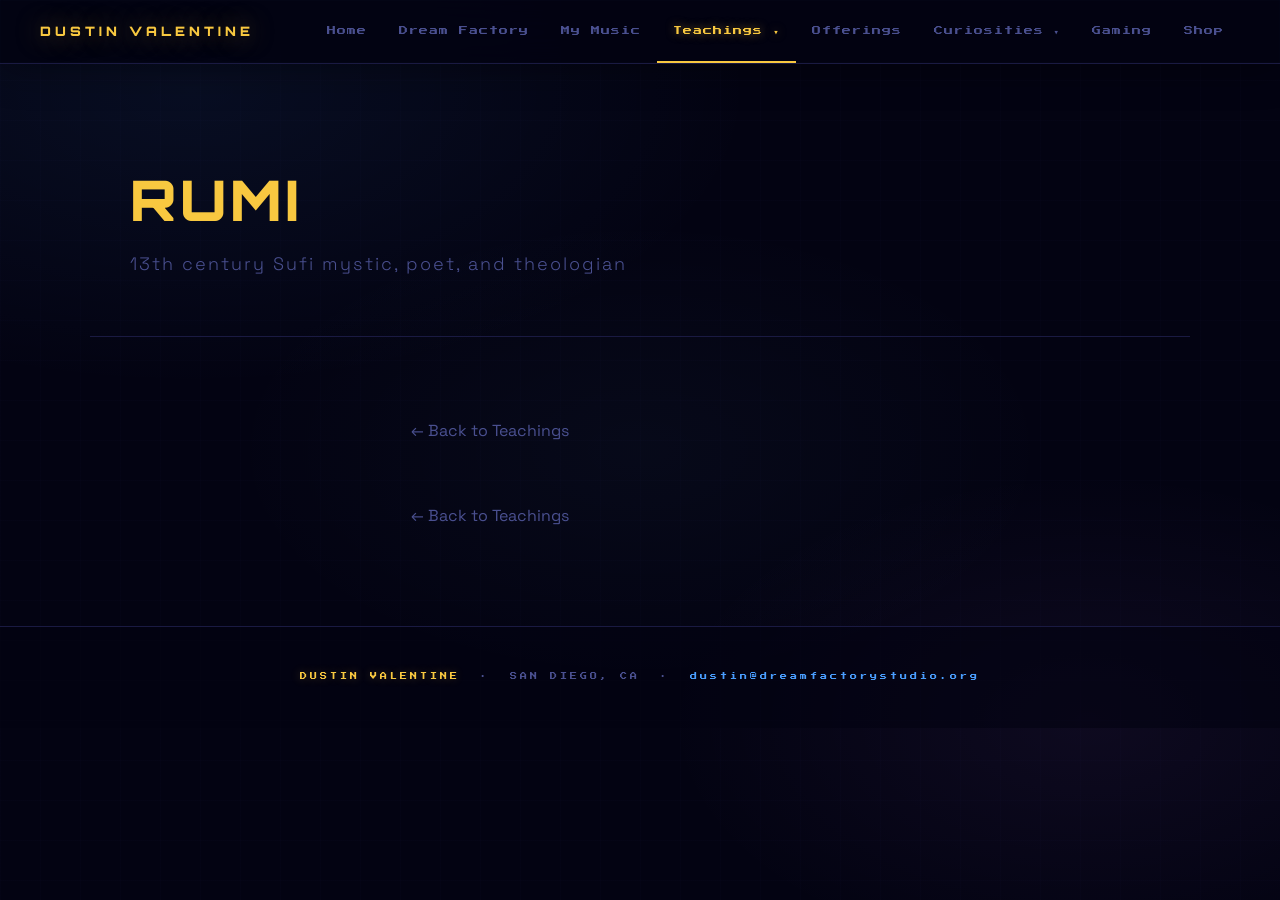
<file: rumi.html>
<!DOCTYPE html>
<html lang="en">
<head>
  <meta charset="UTF-8" />
  <link rel="icon" href="favicon.ico" />
  <link rel="icon" type="image/png" href="favicon-32.png" sizes="32x32" />
  <meta name="description" content="Poems by Rumi — selected by Dustin Valentine." />
  <meta name="viewport" content="width=device-width, initial-scale=1.0" />
  <title>Rumi — Dustin Valentine</title>
  <link rel="stylesheet" href="css/style.css" />
  <meta property="og:type" content="website" />
  <meta property="og:site_name" content="Dustin Valentine" />
  <meta property="og:title" content="Rumi — Dustin Valentine" />
  <meta property="og:description" content="Poems by Rumi — selected by Dustin Valentine." />
  <meta property="og:url" content="https://dustinvalentine.com/rumi.html" />
  <meta property="og:image" content="https://dustinvalentine.com/images/photos/hero.jpg" />
  <meta name="twitter:card" content="summary_large_image" />
  <meta name="twitter:title" content="Rumi — Dustin Valentine" />
  <meta name="twitter:description" content="Poems by Rumi — selected by Dustin Valentine." />
  <link rel="canonical" href="https://dustinvalentine.com/rumi.html" />
  <style>
    .poem {
      max-width: 600px;
      margin: 0 auto 56px;
    }
    .poem-title {
      font-family: var(--pixel);
      font-size: 10px;
      color: var(--gold);
      text-transform: uppercase;
      letter-spacing: 2px;
      margin-bottom: 20px;
    }
    .poem-body {
      font-family: var(--body);
      font-size: 18px;
      line-height: 2;
      color: var(--text);
      white-space: pre-line;
    }
    .poem-divider {
      border: none;
      border-top: 1px solid rgba(255,255,255,0.07);
      margin: 48px auto;
      max-width: 600px;
    }
  </style>
</head>
<body class="page accent-gold">

  <nav>
    <div class="nav-logo">DUSTIN VALENTINE</div>
    <ul class="nav-links">
      <li><a href="index.html">Home</a></li>
      <li><a href="dream-factory.html">Dream Factory</a></li>
      <li><a href="music.html">My Music</a></li>
      <li class="dropdown">
        <a href="teachings.html" class="active">Teachings ▾</a>
        <div class="dropdown-menu">
          <a href="teachings.html">Lineages &amp; Teachers</a>
          <a href="teachings-resources.html">Resources</a>
        </div>
      </li>
      <li><a href="offerings.html">Offerings</a></li>
      <li class="dropdown">
        <a href="curiosities.html">Curiosities ▾</a>
        <div class="dropdown-menu">
          <a href="curiosities.html#uap">UAP / UFO</a>
          <a href="curiosities.html#earth">Earthly Mysteries</a>
        </div>
      </li>
      <li><a href="gaming.html">Gaming</a></li>
      <li><a href="shop.html">Shop</a></li>
    </ul>

    <button class="nav-hamburger" aria-label="Menu" aria-expanded="false">
      <span></span><span></span><span></span>
    </button>
  </nav>

  <div class="page-hero">
    <div class="page-hero-label"><img src="images/characters/zen-nakji.png" alt="Zenyatta" class="page-hero-icon"></div>
    <div class="page-hero-title" style="color:var(--gold)">RUMI</div>
    <div class="page-hero-sub">13th century Sufi mystic, poet, and theologian</div>
  </div>

  <section>
    <p style="text-align:center; color:var(--dim); font-size:16px; margin-bottom:56px;">← <a href="teachings.html" style="color:var(--dim);">Back to Teachings</a></p>

    <!-- POEMS — add each one below in this format:

    <div class="poem">
      <div class="poem-title">Poem Title</div>
      <div class="poem-body">Poem text here,
line by line,
as written.</div>
    </div>

    <hr class="poem-divider" />

    -->

    <p style="text-align:center; color:var(--dim); font-size:16px; margin-top:56px;">← <a href="teachings.html" style="color:var(--dim);">Back to Teachings</a></p>

  </section>

  <footer>
    <span>DUSTIN VALENTINE</span> &nbsp;·&nbsp; SAN DIEGO, CA &nbsp;·&nbsp; <a href="mailto:dustin@dreamfactorystudio.org">dustin@dreamfactorystudio.org</a>
  </footer>

  <script src="js/nav.js"></script>
</body>
</html>
</file>
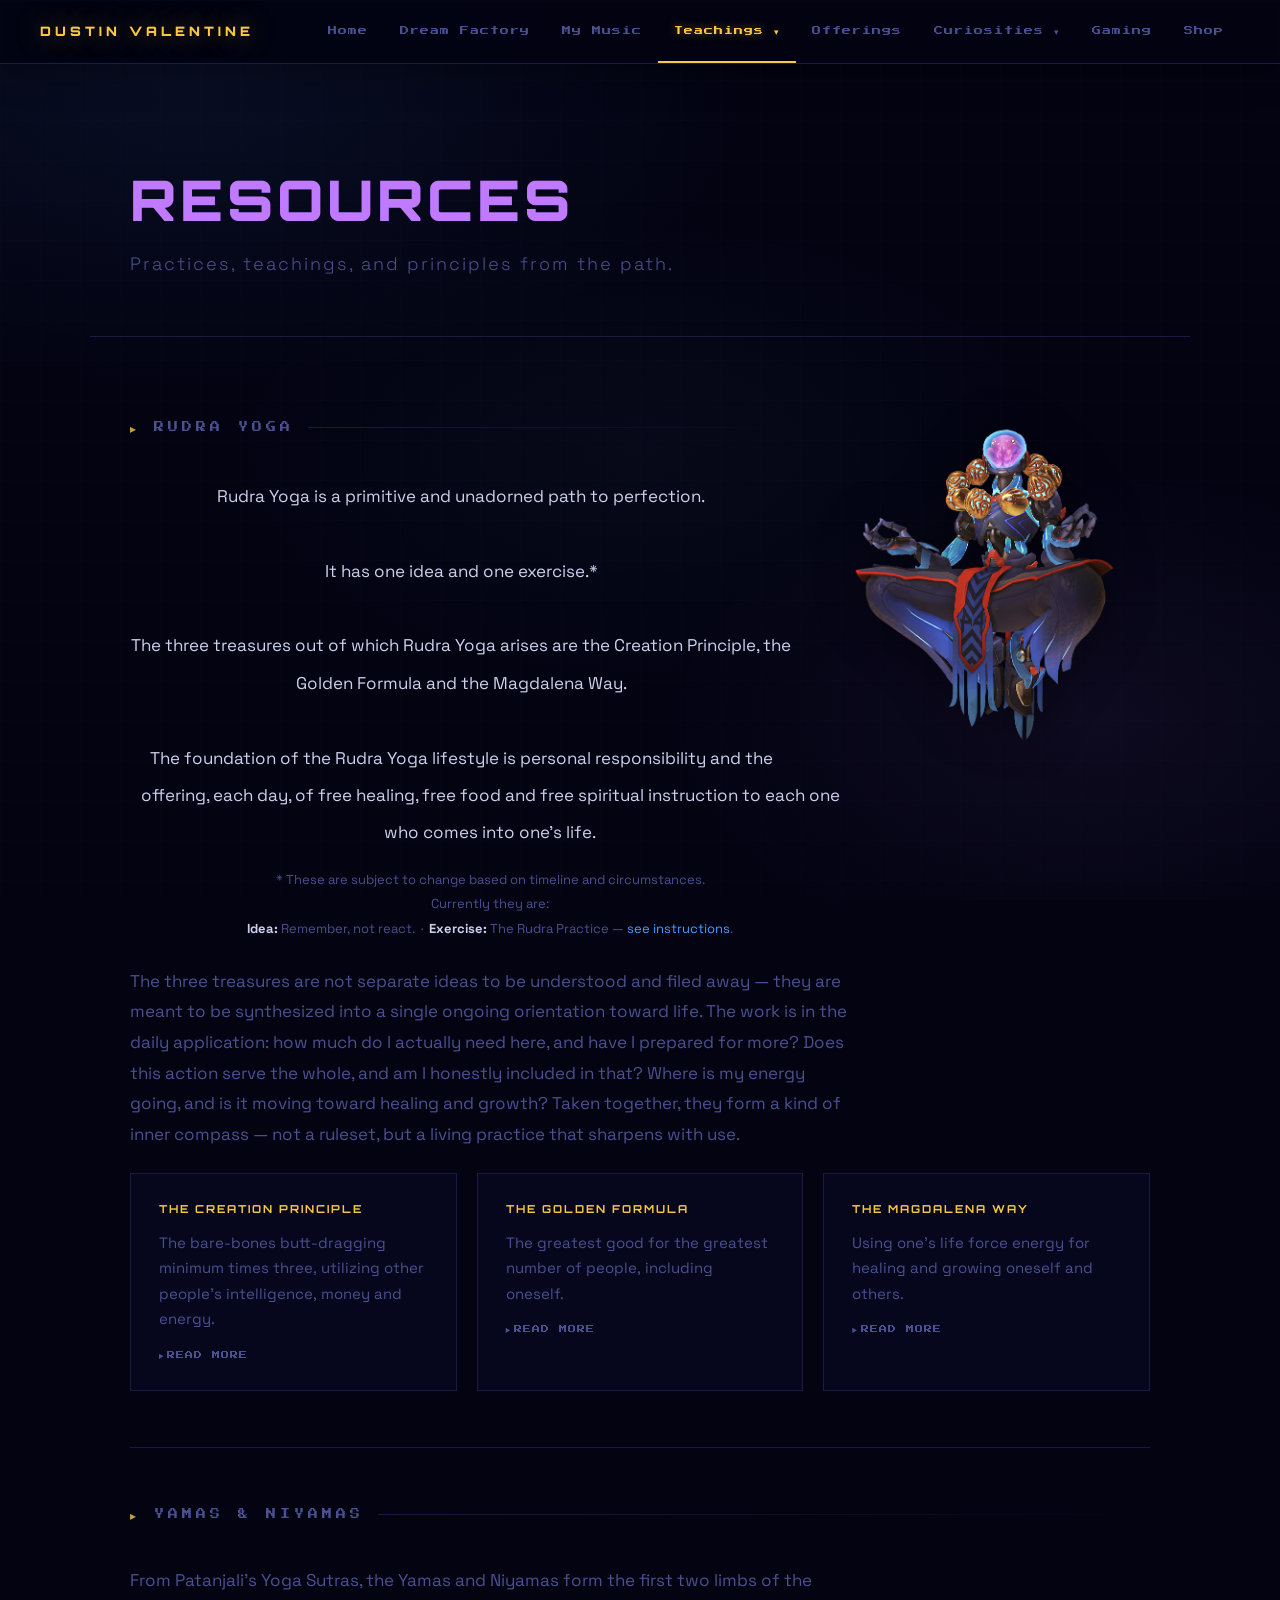
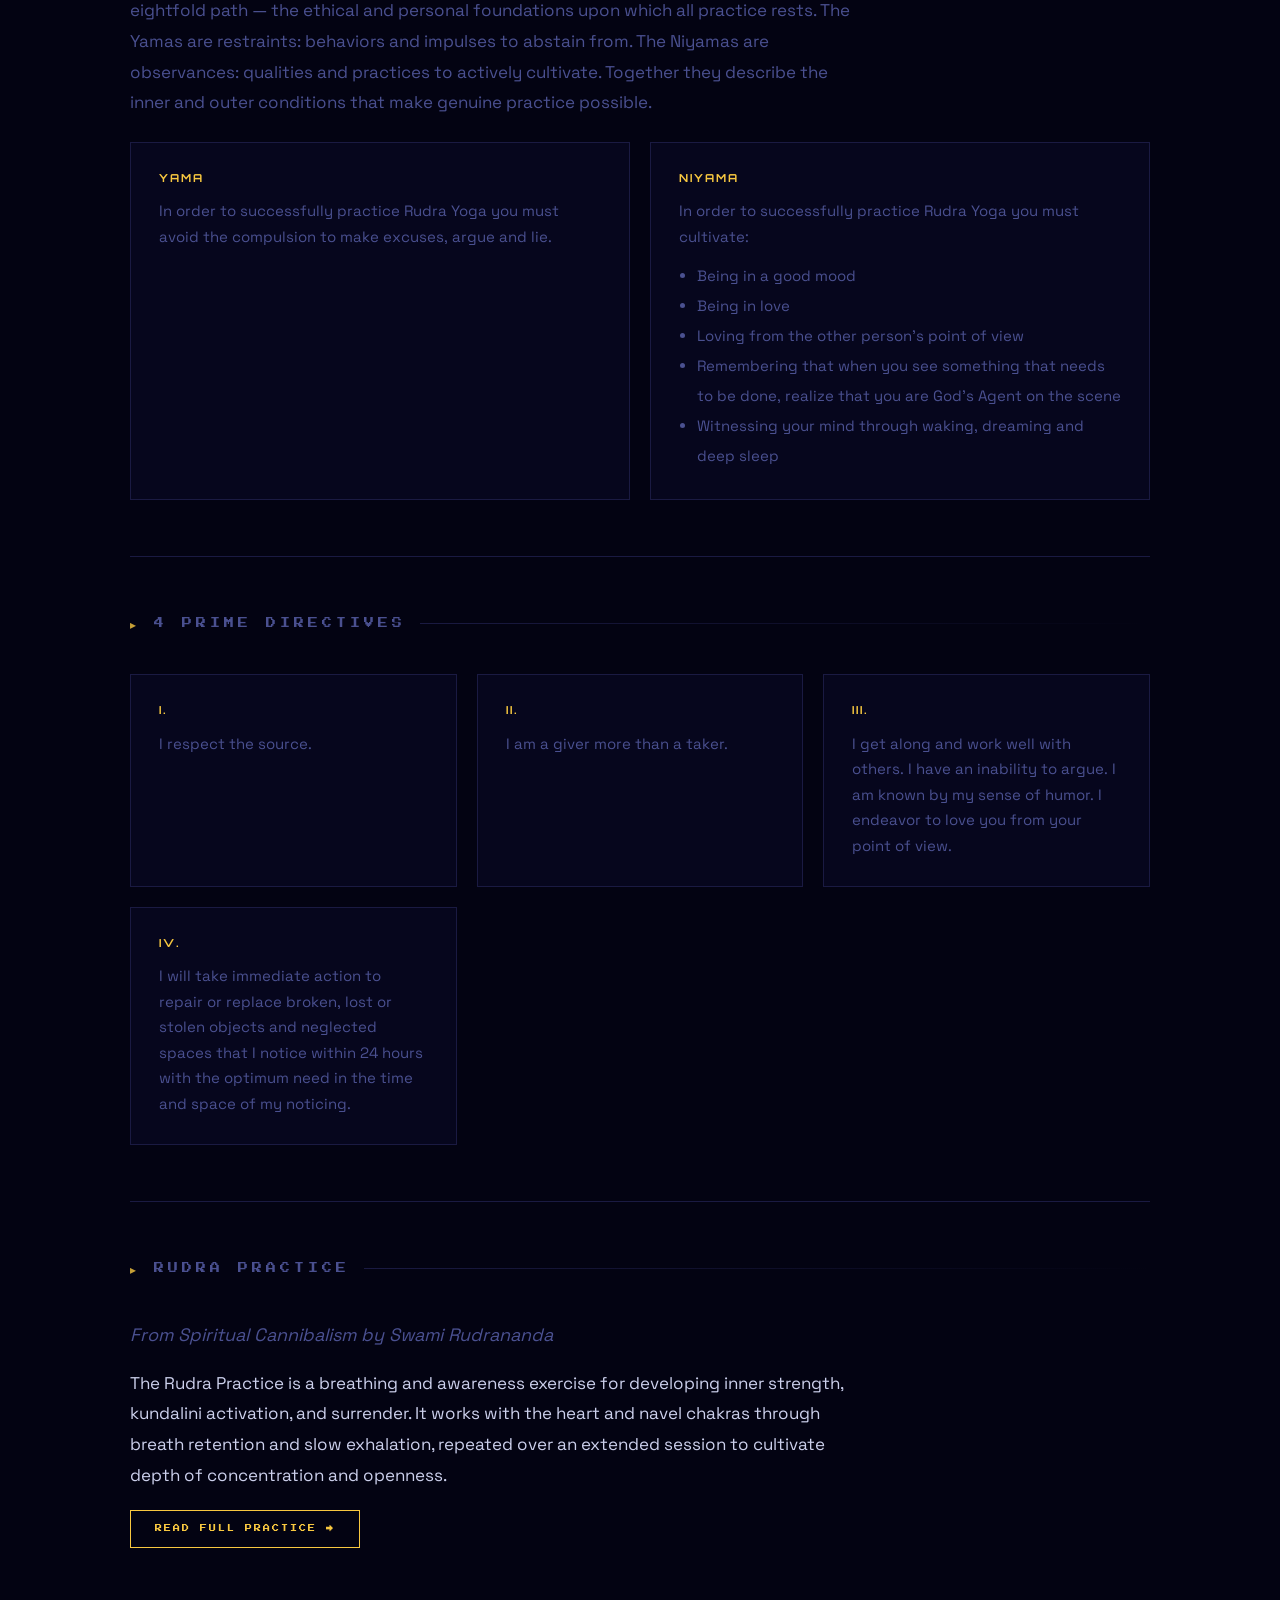
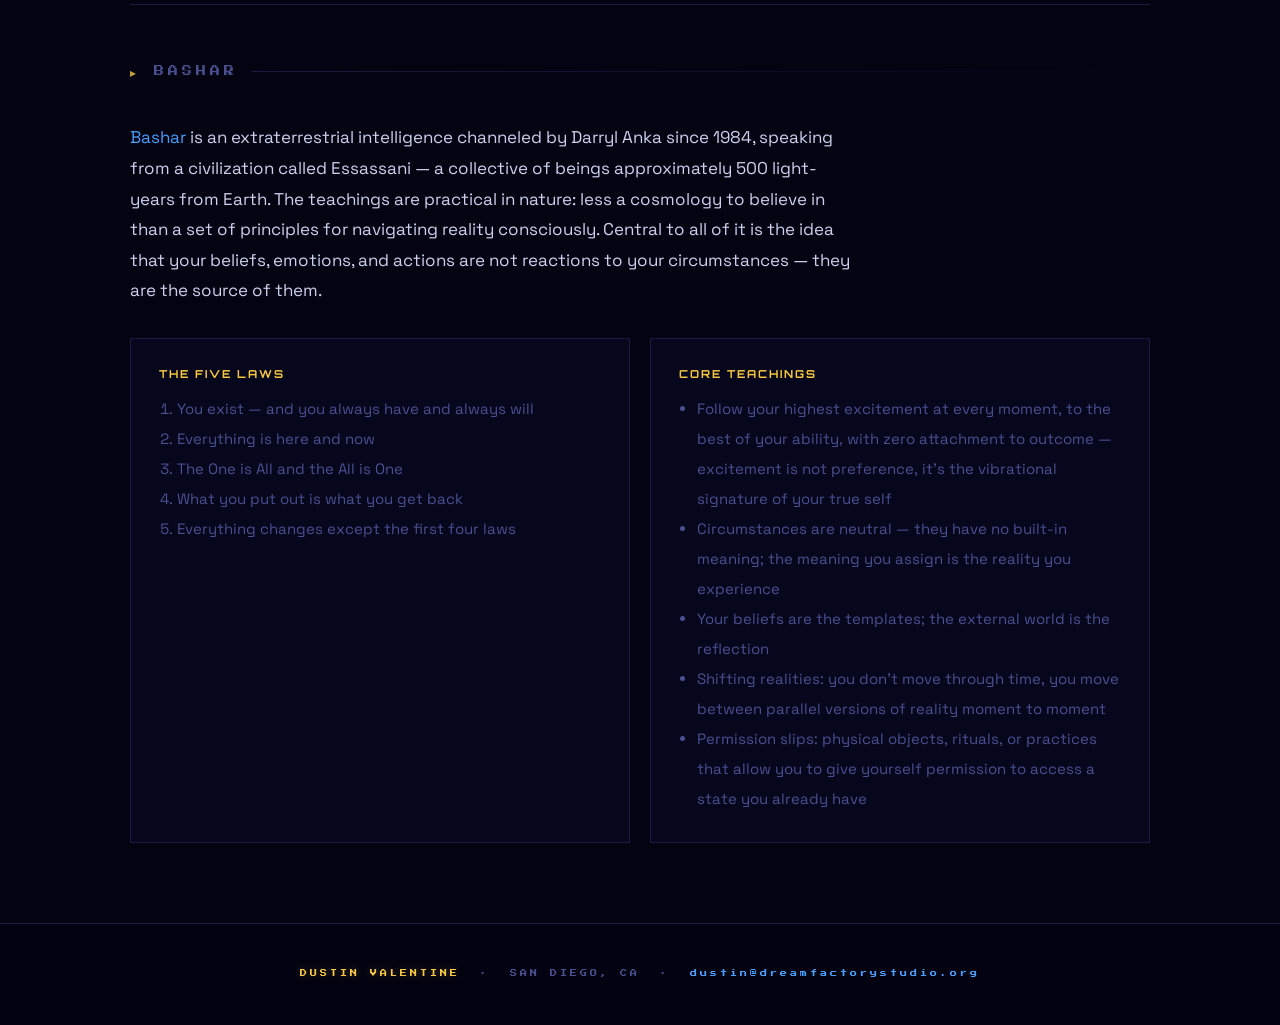
<file: teachings-resources.html>
<!DOCTYPE html>
<html lang="en">
<head>
  <meta charset="UTF-8" />
  <link rel="icon" href="favicon.ico" />
  <link rel="icon" type="image/png" href="favicon-32.png" sizes="32x32" />
  <meta name="description" content="Resources from the path — Rudra Yoga, the 4 Prime Directives, and the Rudra Practice from Spiritual Cannibalism by Swami Rudrananda." />
  <meta name="viewport" content="width=device-width, initial-scale=1.0" />
  <title>Resources — Dustin Valentine</title>
  <link rel="stylesheet" href="css/style.css" />
  <meta property="og:type" content="website" />
  <meta property="og:site_name" content="Dustin Valentine" />
  <meta property="og:title" content="Resources — Dustin Valentine" />
  <meta property="og:description" content="Rudra Yoga, the 4 Prime Directives, and the Rudra Practice from Spiritual Cannibalism by Swami Rudrananda." />
  <meta property="og:url" content="https://dustinvalentine.com/teachings-resources.html" />
  <meta property="og:image" content="https://dustinvalentine.com/images/photos/hero.jpg" />
  <meta name="twitter:card" content="summary_large_image" />
  <meta name="twitter:title" content="Resources — Dustin Valentine" />
  <meta name="twitter:description" content="Rudra Yoga, the 4 Prime Directives, and the Rudra Practice from Spiritual Cannibalism by Swami Rudrananda." />
  <link rel="canonical" href="https://dustinvalentine.com/teachings-resources.html" />
</head>
<body class="page accent-purple">

  <nav>
    <div class="nav-logo">DUSTIN VALENTINE</div>
    <ul class="nav-links">
      <li><a href="index.html">Home</a></li>
      <li><a href="dream-factory.html">Dream Factory</a></li>
      <li><a href="music.html">My Music</a></li>
      <li class="dropdown">
        <a href="teachings.html" class="active">Teachings ▾</a>
        <div class="dropdown-menu">
          <a href="teachings.html">Lineages &amp; Teachers</a>
          <a href="teachings-resources.html">Resources</a>
        </div>
      </li>
      <li><a href="offerings.html">Offerings</a></li>
      <li class="dropdown">
        <a href="curiosities.html">Curiosities ▾</a>
        <div class="dropdown-menu">
          <a href="curiosities.html#uap">UAP / UFO</a>
          <a href="curiosities.html#earth">Earthly Mysteries</a>
        </div>
      </li>
      <li><a href="gaming.html">Gaming</a></li>
      <li><a href="shop.html">Shop</a></li>
    </ul>

    <button class="nav-hamburger" aria-label="Menu" aria-expanded="false">
      <span></span><span></span><span></span>
    </button>
  </nav>

  <div class="page-hero">
    <div class="page-hero-label"><img src="images/characters/zen-nakji.png" alt="Zenyatta" class="page-hero-icon"></div>
    <div class="page-hero-title" style="color:var(--purple)">RESOURCES</div>
    <div class="page-hero-sub">Practices, teachings, and principles from the path.</div>
  </div>

  <section>

    <img src="images/characters/zen-nakji.png" alt="Zenyatta" class="page-char-float" />
    <div class="section-label">RUDRA YOGA</div>
    <p style="text-align:center; line-height:2.2;">
      Rudra Yoga is a primitive and unadorned path to perfection.<br>
      <br>
      It has one idea and one exercise.*<br>
      <br>
      The three treasures out of which Rudra Yoga arises are the Creation Principle, the Golden Formula and the Magdalena Way.<br>
      <br>
      The foundation of the Rudra Yoga lifestyle is personal responsibility and the offering, each day, of free healing, free food and free spiritual instruction to each one who comes into one's life.
    </p>
    <p style="text-align:center; color:var(--dim); font-size:13px; line-height:1.9; margin-top:0;">
      * These are subject to change based on timeline and circumstances.<br>
      Currently they are:<br>
      <strong style="color:var(--text);">Idea:</strong> Remember, not react.&nbsp;&nbsp;·&nbsp;&nbsp;<strong style="color:var(--text);">Exercise:</strong> The Rudra Practice — <a href="rudra-practice.html">see instructions</a>.
    </p>

    <p style="color:var(--dim); font-size:17px; margin-top:24px;">The three treasures are not separate ideas to be understood and filed away — they are meant to be synthesized into a single ongoing orientation toward life. The work is in the daily application: how much do I actually need here, and have I prepared for more? Does this action serve the whole, and am I honestly included in that? Where is my energy going, and is it moving toward healing and growth? Taken together, they form a kind of inner compass — not a ruleset, but a living practice that sharpens with use.</p>

    <div class="card-grid" style="margin-top:24px;">
      <div class="card">
        <div class="card-title">THE CREATION PRINCIPLE</div>
        <div class="card-body">The bare-bones butt-dragging minimum times three, utilizing other people's intelligence, money and energy.</div>
        <details style="margin-top:16px;">
          <summary style="font-family:var(--pixel); font-size:8px; color:var(--dim); cursor:pointer; letter-spacing:1px;">READ MORE</summary>
          <div style="margin-top:12px; font-size:15px; color:var(--dim); line-height:1.8;">The bare-bones minimum isn't the goal — it's the starting point. Identify the true minimum of what a situation requires in time, space, or energy, then multiply it by three and make that your baseline. What looks like excess becomes the condition for abundance, and the margin that keeps the unexpected from becoming a crisis.</div>
        </details>
      </div>
      <div class="card">
        <div class="card-title">THE GOLDEN FORMULA</div>
        <div class="card-body">The greatest good for the greatest number of people, including oneself.</div>
        <details style="margin-top:16px;">
          <summary style="font-family:var(--pixel); font-size:8px; color:var(--dim); cursor:pointer; letter-spacing:1px;">READ MORE</summary>
          <div style="margin-top:12px; font-size:15px; color:var(--dim); line-height:1.8;">Every action has a direction — toward more good or less. This formula asks you to hold the whole field in view before you move: what serves the most people, in the most meaningful way, without excluding yourself from the equation. The inclusion of oneself is the part that tends to get dropped, and it's the part that makes the whole thing sustainable.</div>
        </details>
      </div>
      <div class="card">
        <div class="card-title">THE MAGDALENA WAY</div>
        <div class="card-body">Using one's life force energy for healing and growing oneself and others.</div>
        <details style="margin-top:16px;">
          <summary style="font-family:var(--pixel); font-size:8px; color:var(--dim); cursor:pointer; letter-spacing:1px;">READ MORE</summary>
          <div style="margin-top:12px; font-size:15px; color:var(--dim); line-height:1.8;">Life force is real, and it goes somewhere. The Magdalena Way is a commitment about where — toward healing and growth, for yourself and the people your life touches, rather than toward the things that consume without returning anything. It names a quality of presence that is both active and receptive, oriented less toward achievement and more toward becoming.</div>
        </details>
      </div>
    </div>

    <hr class="divider" />
    <div class="section-label">YAMAS &amp; NIYAMAS</div>
    <p style="color:var(--dim); font-size:17px;">From Patanjali's Yoga Sutras, the Yamas and Niyamas form the first two limbs of the eightfold path — the ethical and personal foundations upon which all practice rests. The Yamas are restraints: behaviors and impulses to abstain from. The Niyamas are observances: qualities and practices to actively cultivate. Together they describe the inner and outer conditions that make genuine practice possible.</p>

    <div class="card-grid" style="margin-top:24px;">
      <div class="card">
        <div class="card-title">YAMA</div>
        <div class="card-body">In order to successfully practice Rudra Yoga you must avoid the compulsion to make excuses, argue and lie.</div>
      </div>
      <div class="card">
        <div class="card-title">NIYAMA</div>
        <div class="card-body">
          In order to successfully practice Rudra Yoga you must cultivate:
          <ul style="padding-left:18px; margin-top:12px; line-height:2;">
            <li>Being in a good mood</li>
            <li>Being in love</li>
            <li>Loving from the other person's point of view</li>
            <li>Remembering that when you see something that needs to be done, realize that you are God's Agent on the scene</li>
            <li>Witnessing your mind through waking, dreaming and deep sleep</li>
          </ul>
        </div>
      </div>
    </div>

    <hr class="divider" />
    <div class="section-label">4 PRIME DIRECTIVES</div>
    <div class="card-grid">
      <div class="card">
        <div class="card-title">I.</div>
        <div class="card-body">I respect the source.</div>
      </div>
      <div class="card">
        <div class="card-title">II.</div>
        <div class="card-body">I am a giver more than a taker.</div>
      </div>
      <div class="card">
        <div class="card-title">III.</div>
        <div class="card-body">I get along and work well with others. I have an inability to argue. I am known by my sense of humor. I endeavor to love you from your point of view.</div>
      </div>
      <div class="card">
        <div class="card-title">IV.</div>
        <div class="card-body">I will take immediate action to repair or replace broken, lost or stolen objects and neglected spaces that I notice within 24 hours with the optimum need in the time and space of my noticing.</div>
      </div>
    </div>

    <hr class="divider" />
    <div class="section-label">RUDRA PRACTICE</div>
    <p style="color:var(--dim); font-size:18px; font-style:italic;">From <em>Spiritual Cannibalism</em> by Swami Rudrananda</p>
    <p>The Rudra Practice is a breathing and awareness exercise for developing inner strength, kundalini activation, and surrender. It works with the heart and navel chakras through breath retention and slow exhalation, repeated over an extended session to cultivate depth of concentration and openness.</p>
    <div class="btn-row">
      <a class="btn btn-gold" href="rudra-practice.html"><span>Read Full Practice →</span></a>
    </div>

    <hr class="divider" />
    <div class="section-label">BASHAR</div>
    <p><a href="https://www.bashar.org/" target="_blank" rel="noopener">Bashar</a> is an extraterrestrial intelligence channeled by Darryl Anka since 1984, speaking from a civilization called Essassani — a collective of beings approximately 500 light-years from Earth. The teachings are practical in nature: less a cosmology to believe in than a set of principles for navigating reality consciously. Central to all of it is the idea that your beliefs, emotions, and actions are not reactions to your circumstances — they are the source of them.</p>

    <div class="card-grid" style="margin-top:32px;">
      <div class="card">
        <div class="card-title">THE FIVE LAWS</div>
        <div class="card-body">
          <ol style="padding-left:18px; margin:0; line-height:2;">
            <li>You exist — and you always have and always will</li>
            <li>Everything is here and now</li>
            <li>The One is All and the All is One</li>
            <li>What you put out is what you get back</li>
            <li>Everything changes except the first four laws</li>
          </ol>
        </div>
      </div>
      <div class="card">
        <div class="card-title">CORE TEACHINGS</div>
        <div class="card-body">
          <ul style="padding-left:18px; margin:0; line-height:2;">
            <li>Follow your highest excitement at every moment, to the best of your ability, with zero attachment to outcome — excitement is not preference, it's the vibrational signature of your true self</li>
            <li>Circumstances are neutral — they have no built-in meaning; the meaning you assign is the reality you experience</li>
            <li>Your beliefs are the templates; the external world is the reflection</li>
            <li>Shifting realities: you don't move through time, you move between parallel versions of reality moment to moment</li>
            <li>Permission slips: physical objects, rituals, or practices that allow you to give yourself permission to access a state you already have</li>
          </ul>
        </div>
      </div>
    </div>

  </section>

  <footer>
    <span>DUSTIN VALENTINE</span> &nbsp;·&nbsp; SAN DIEGO, CA &nbsp;·&nbsp; <a href="mailto:dustin@dreamfactorystudio.org">dustin@dreamfactorystudio.org</a>
  </footer>


  <script src="js/nav.js"></script>
</body>
</html>
</file>
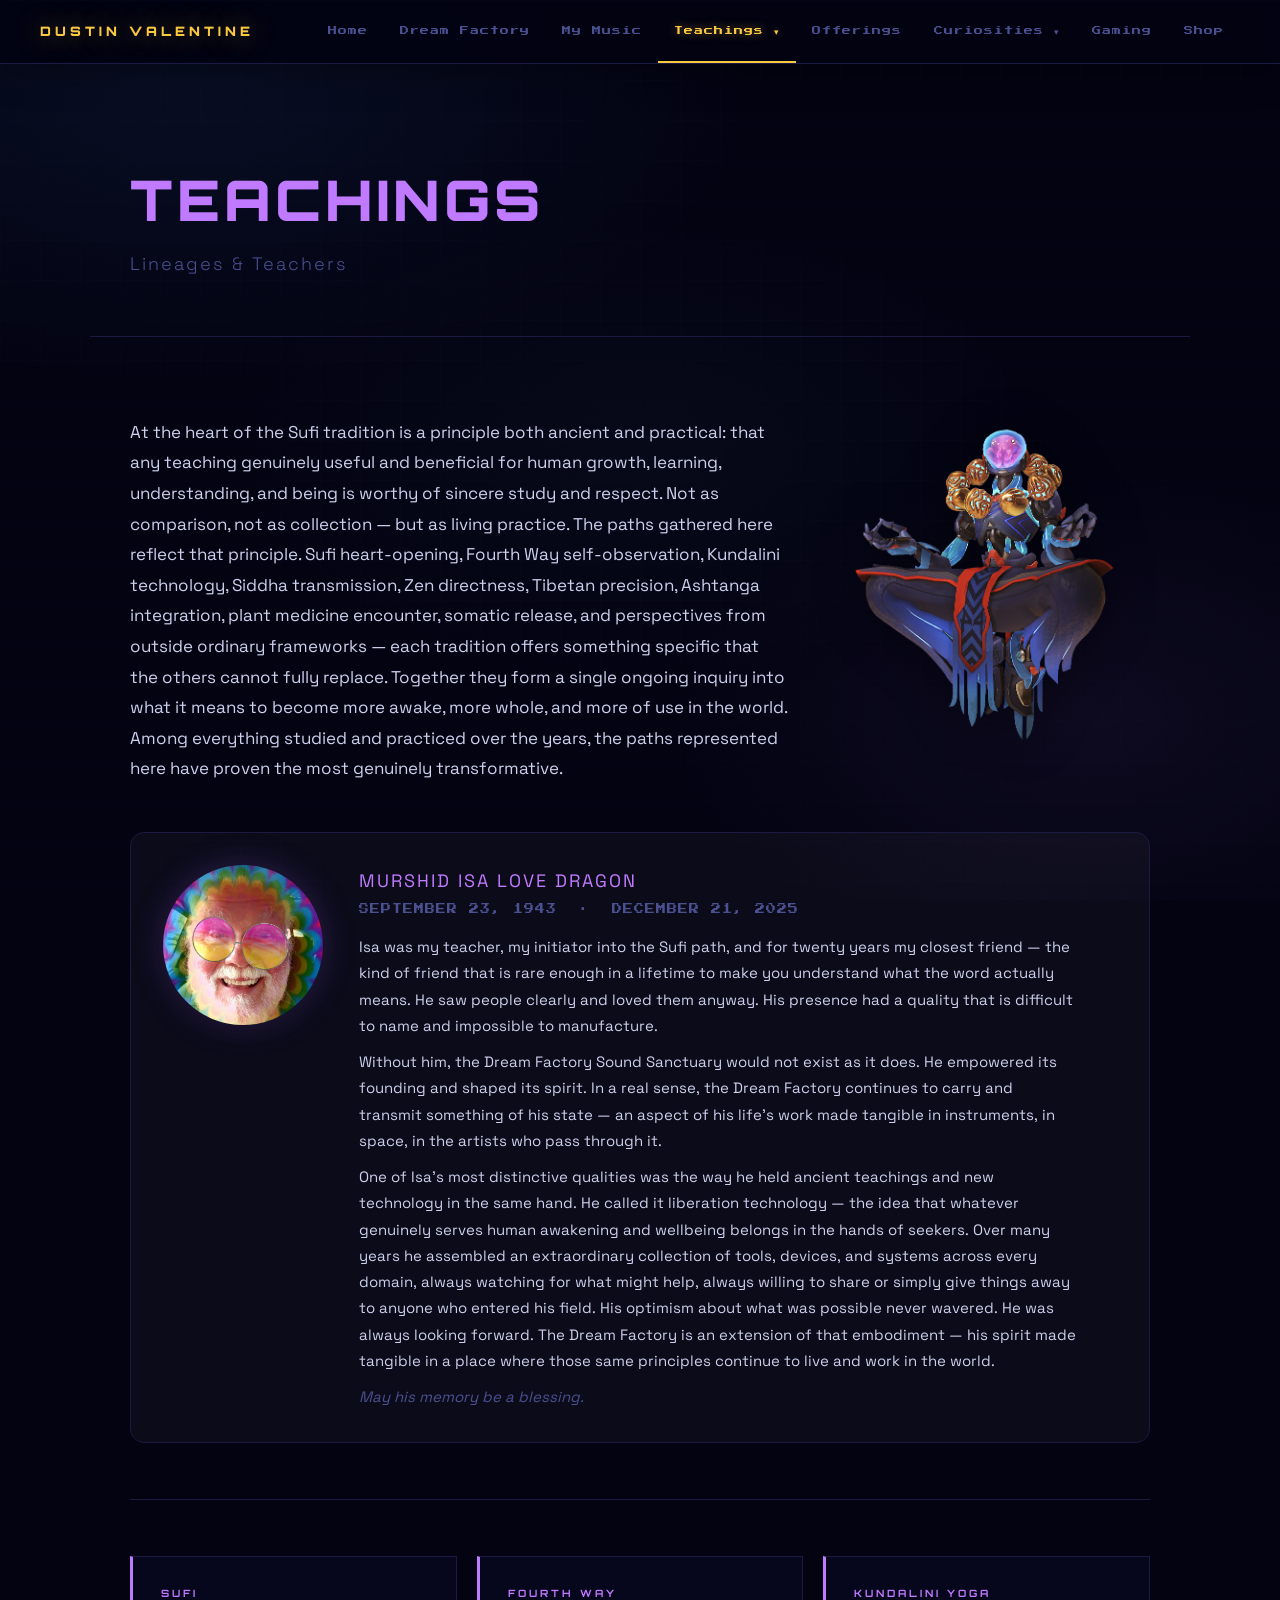
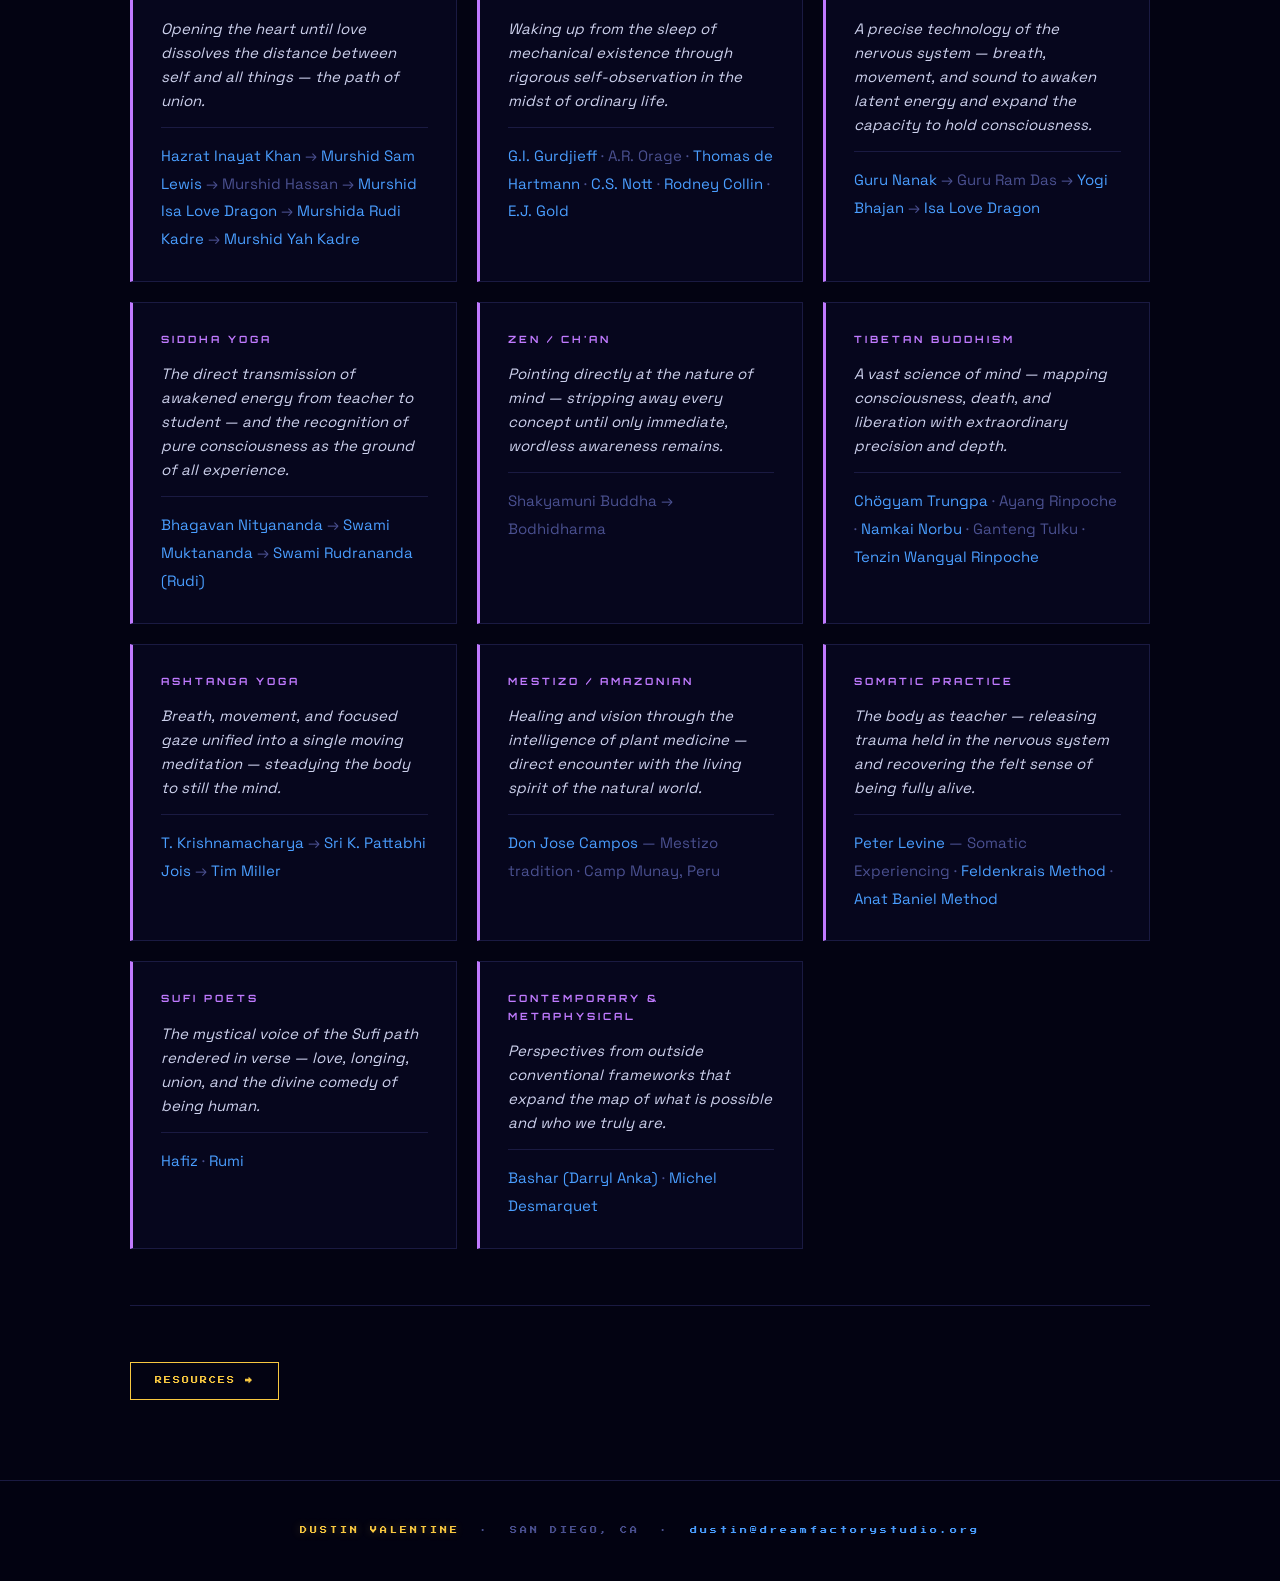
<file: teachings.html>
<!DOCTYPE html>
<html lang="en">
<head>
  <meta charset="UTF-8" />
  <link rel="icon" href="favicon.ico" />
  <link rel="icon" type="image/png" href="favicon-32.png" sizes="32x32" />
  <meta name="description" content="Teachings — lineages and teachers across Sufi, Fourth Way, Kundalini, Siddha, Zen, Tibetan Buddhism, Ashtanga, plant medicine, somatic practice, and more." />
  <meta name="viewport" content="width=device-width, initial-scale=1.0" />
  <title>Teachings — Dustin Valentine</title>
  <link rel="stylesheet" href="css/style.css" />
  <meta property="og:type" content="website" />
  <meta property="og:site_name" content="Dustin Valentine" />
  <meta property="og:title" content="Teachings — Dustin Valentine" />
  <meta property="og:description" content="Lineages and teachers across Sufi, Fourth Way, Kundalini, Siddha, Zen, Tibetan Buddhism, Ashtanga, plant medicine, somatic practice, and more." />
  <meta property="og:url" content="https://dustinvalentine.com/teachings.html" />
  <meta property="og:image" content="https://dustinvalentine.com/images/photos/hero.jpg" />
  <meta name="twitter:card" content="summary_large_image" />
  <meta name="twitter:title" content="Teachings — Dustin Valentine" />
  <meta name="twitter:description" content="Lineages and teachers across Sufi, Fourth Way, Kundalini, Siddha, Zen, Tibetan Buddhism, Ashtanga, plant medicine, somatic practice, and more." />
  <link rel="canonical" href="https://dustinvalentine.com/teachings.html" />
</head>
<body class="page accent-purple">

  <nav>
    <div class="nav-logo">DUSTIN VALENTINE</div>
    <ul class="nav-links">
      <li><a href="index.html">Home</a></li>
      <li><a href="dream-factory.html">Dream Factory</a></li>
      <li><a href="music.html">My Music</a></li>
      <li class="dropdown">
        <a href="teachings.html" class="active">Teachings ▾</a>
        <div class="dropdown-menu">
          <a href="teachings.html">Lineages &amp; Teachers</a>
          <a href="teachings-resources.html">Resources</a>
        </div>
      </li>
      <li><a href="offerings.html">Offerings</a></li>
      <li class="dropdown">
        <a href="curiosities.html">Curiosities ▾</a>
        <div class="dropdown-menu">
          <a href="curiosities.html#uap">UAP / UFO</a>
          <a href="curiosities.html#earth">Earthly Mysteries</a>
        </div>
      </li>
      <li><a href="gaming.html">Gaming</a></li>
      <li><a href="shop.html">Shop</a></li>
    </ul>

    <button class="nav-hamburger" aria-label="Menu" aria-expanded="false">
      <span></span><span></span><span></span>
    </button>
  </nav>

  <div class="page-hero">
    <div class="page-hero-label"><img src="images/characters/zen-nakji.png" alt="Zenyatta" class="page-hero-icon"></div>
    <div class="page-hero-title" style="color:var(--purple)">TEACHINGS</div>
    <div class="page-hero-sub">Lineages &amp; Teachers</div>
  </div>

  <section>
    <div class="page-intro-row">
      <div class="page-intro-text">
        <p>At the heart of the Sufi tradition is a principle both ancient and practical: that any teaching genuinely useful and beneficial for human growth, learning, understanding, and being is worthy of sincere study and respect. Not as comparison, not as collection — but as living practice. The paths gathered here reflect that principle. Sufi heart-opening, Fourth Way self-observation, Kundalini technology, Siddha transmission, Zen directness, Tibetan precision, Ashtanga integration, plant medicine encounter, somatic release, and perspectives from outside ordinary frameworks — each tradition offers something specific that the others cannot fully replace. Together they form a single ongoing inquiry into what it means to become more awake, more whole, and more of use in the world. Among everything studied and practiced over the years, the paths represented here have proven the most genuinely transformative.</p>
      </div>
      <img src="images/characters/zen-nakji.png" alt="Zenyatta" class="page-char-img" />
    </div>

    <div class="memorial">
      <img src="images/photos/isa.JPEG" alt="Murshid Isa Love Dragon" class="memorial-photo" />
      <div class="memorial-text">
        <div class="memorial-name">MURSHID ISA LOVE DRAGON</div>
        <div class="memorial-dates">SEPTEMBER 23, 1943 &nbsp;·&nbsp; DECEMBER 21, 2025</div>
        <p>Isa was my teacher, my initiator into the Sufi path, and for twenty years my closest friend — the kind of friend that is rare enough in a lifetime to make you understand what the word actually means. He saw people clearly and loved them anyway. His presence had a quality that is difficult to name and impossible to manufacture.</p>
        <p>Without him, the Dream Factory Sound Sanctuary would not exist as it does. He empowered its founding and shaped its spirit. In a real sense, the Dream Factory continues to carry and transmit something of his state — an aspect of his life's work made tangible in instruments, in space, in the artists who pass through it.</p>
        <p>One of Isa's most distinctive qualities was the way he held ancient teachings and new technology in the same hand. He called it liberation technology — the idea that whatever genuinely serves human awakening and wellbeing belongs in the hands of seekers. Over many years he assembled an extraordinary collection of tools, devices, and systems across every domain, always watching for what might help, always willing to share or simply give things away to anyone who entered his field. His optimism about what was possible never wavered. He was always looking forward. The Dream Factory is an extension of that embodiment — his spirit made tangible in a place where those same principles continue to live and work in the world.</p>
        <p style="color:var(--dim); font-style:italic;">May his memory be a blessing.</p>
      </div>
    </div>

    <hr class="divider" />

    <div class="lineage-grid">

      <div class="lineage-card">
        <div class="lineage-name">SUFI</div>
        <div class="lineage-essence">Opening the heart until love dissolves the distance between self and all things — the path of union.</div>
        <div class="lineage-chain"><a href="https://towardtheone.com/the-teachings-of-inayat-khan/" target="_blank" rel="noopener">Hazrat Inayat Khan</a> → <a href="https://www.ruhaniat.org/index.php/lineage/murshid-samuel-l-lewis" target="_blank" rel="noopener">Murshid Sam Lewis</a> → Murshid Hassan → <a href="https://isalove.org" target="_blank" rel="noopener">Murshid Isa Love Dragon</a> → <a href="https://www.movewithmurshida.com" target="_blank" rel="noopener">Murshida Rudi Kadre</a> → <a href="https://murshidyah.com/" target="_blank" rel="noopener">Murshid Yah Kadre</a></div>
      </div>

      <div class="lineage-card">
        <div class="lineage-name">FOURTH WAY</div>
        <div class="lineage-essence">Waking up from the sleep of mechanical existence through rigorous self-observation in the midst of ordinary life.</div>
        <div class="lineage-chain"><a href="https://www.holybooks.com/wp-content/uploads/Beelzebubs-Tales-to-His-Grandson-by-G-I-Gurdjieff.pdf" target="_blank" rel="noopener">G.I. Gurdjieff</a> · A.R. Orage · <a href="https://irp.cdn-website.com/e401e78b/files/uploaded/hartmann.pdf" target="_blank" rel="noopener">Thomas de Hartmann</a> · <a href="https://vdoc.pub/download/teachings-of-gurdjieff-a-pupils-journal-4rpcncbv8uv0" target="_blank" rel="noopener">C.S. Nott</a> · <a href="https://ndl.ethernet.edu.et/bitstream/123456789/39042/1/36.pdf.pdf" target="_blank" rel="noopener">Rodney Collin</a> · <a href="https://www.ejgold.com/" target="_blank" rel="noopener">E.J. Gold</a></div>
      </div>

      <div class="lineage-card">
        <div class="lineage-name">KUNDALINI YOGA</div>
        <div class="lineage-essence">A precise technology of the nervous system — breath, movement, and sound to awaken latent energy and expand the capacity to hold consciousness.</div>
        <div class="lineage-chain"><a href="https://pluralism.org/guru-nanak" target="_blank" rel="noopener">Guru Nanak</a> → Guru Ram Das → <a href="https://www.yogatech.com/Gurucharan_Singh/Sadhana_Guidelines_for_Kundalini_Yoga" target="_blank" rel="noopener">Yogi Bhajan</a> → <a href="https://isalove.org" target="_blank" rel="noopener">Isa Love Dragon</a></div>
      </div>

      <div class="lineage-card">
        <div class="lineage-name">SIDDHA YOGA</div>
        <div class="lineage-essence">The direct transmission of awakened energy from teacher to student — and the recognition of pure consciousness as the ground of all experience.</div>
        <div class="lineage-chain"><a href="https://www.nityananda.us/" target="_blank" rel="noopener">Bhagavan Nityananda</a> → <a href="https://www.siddhayoga.org/baba-muktananda/" target="_blank" rel="noopener">Swami Muktananda</a> → <a href="https://www.rudi.org/" target="_blank" rel="noopener">Swami Rudrananda (Rudi)</a></div>
      </div>

      <div class="lineage-card">
        <div class="lineage-name">ZEN / CH'AN</div>
        <div class="lineage-essence">Pointing directly at the nature of mind — stripping away every concept until only immediate, wordless awareness remains.</div>
        <div class="lineage-chain">Shakyamuni Buddha → Bodhidharma</div>
      </div>

      <div class="lineage-card">
        <div class="lineage-name">TIBETAN BUDDHISM</div>
        <div class="lineage-essence">A vast science of mind — mapping consciousness, death, and liberation with extraordinary precision and depth.</div>
        <div class="lineage-chain"><a href="https://www.chronicleproject.com/" target="_blank" rel="noopener">Chögyam Trungpa</a> · Ayang Rinpoche · <a href="https://dzogchen.net/teacher/" target="_blank" rel="noopener">Namkai Norbu</a> · Ganteng Tulku · <a href="https://ligmincha.org/" target="_blank" rel="noopener">Tenzin Wangyal Rinpoche</a></div>
      </div>

      <div class="lineage-card">
        <div class="lineage-name">ASHTANGA YOGA</div>
        <div class="lineage-essence">Breath, movement, and focused gaze unified into a single moving meditation — steadying the body to still the mind.</div>
        <div class="lineage-chain"><a href="https://www.akramyoga.co.uk/single-post/2017/10/23/the-yoga-pioneers-%C5%9Br%C4%AB-t-krishnamacharya-1888-1989" target="_blank" rel="noopener">T. Krishnamacharya</a> → <a href="https://tattvaayoga.com/sri-k-pattabhi-jois/" target="_blank" rel="noopener">Sri K. Pattabhi Jois</a> → <a href="https://www.ashtangayogacenter.com/tim-miller" target="_blank" rel="noopener">Tim Miller</a></div>
      </div>

      <div class="lineage-card">
        <div class="lineage-name">MESTIZO / AMAZONIAN</div>
        <div class="lineage-essence">Healing and vision through the intelligence of plant medicine — direct encounter with the living spirit of the natural world.</div>
        <div class="lineage-chain"><a href="https://centromunay.com/" target="_blank" rel="noopener">Don Jose Campos</a> — Mestizo tradition · Camp Munay, Peru</div>
      </div>

      <div class="lineage-card">
        <div class="lineage-name">SOMATIC PRACTICE</div>
        <div class="lineage-essence">The body as teacher — releasing trauma held in the nervous system and recovering the felt sense of being fully alive.</div>
        <div class="lineage-chain"><a href="https://www.somaticexperiencing.com/" target="_blank" rel="noopener">Peter Levine</a> — Somatic Experiencing · <a href="https://feldenkrais.com/" target="_blank" rel="noopener">Feldenkrais Method</a> · <a href="https://www.anatbanielmethod.com/" target="_blank" rel="noopener">Anat Baniel Method</a></div>
      </div>

      <div class="lineage-card">
        <div class="lineage-name">SUFI POETS</div>
        <div class="lineage-essence">The mystical voice of the Sufi path rendered in verse — love, longing, union, and the divine comedy of being human.</div>
        <div class="lineage-chain"><a href="hafiz.html">Hafiz</a> · <a href="rumi.html">Rumi</a></div>
      </div>

      <div class="lineage-card">
        <div class="lineage-name">CONTEMPORARY &amp; METAPHYSICAL</div>
        <div class="lineage-essence">Perspectives from outside conventional frameworks that expand the map of what is possible and who we truly are.</div>
        <div class="lineage-chain"><a href="https://www.bashar.org/" target="_blank" rel="noopener">Bashar (Darryl Anka)</a> · <a href="https://www.youtube.com/watch?v=Lhw2giOOlmU&amp;t=7507s" target="_blank" rel="noopener">Michel Desmarquet</a></div>
      </div>

    </div>

    <hr class="divider" />
    <div class="btn-row">
      <a class="btn btn-gold" href="teachings-resources.html"><span>Resources →</span></a>
    </div>
  </section>

  <footer>
    <span>DUSTIN VALENTINE</span> &nbsp;·&nbsp; SAN DIEGO, CA &nbsp;·&nbsp; <a href="mailto:dustin@dreamfactorystudio.org">dustin@dreamfactorystudio.org</a>
  </footer>


  <script src="js/nav.js"></script>
</body>
</html>
</file>
<file: css/style.css>
@import url('https://fonts.googleapis.com/css2?family=Press+Start+2P&family=Orbitron:wght@400;600;900&family=Space+Grotesk:wght@300;400;500;600&display=swap');

/* ── Variables ── */
:root {
  --bg:      #030312;
  --panel:   #07071e;
  --glass:   rgba(8,8,36,0.65);
  --border:  #1a1a42;
  --gold:    #f8c840;
  --gold2:   #d8a020;
  --blue:    #4a9eff;
  --pink:    #ff6bab;
  --purple:  #c07aff;
  --orange:  #ff9c40;
  --green:   #52d98f;
  --cyan:    #7ecfff;
  --text:    #ccd0ec;
  --dim:     #4a5090;

  --pixel: 'Press Start 2P', monospace;
  --head:  'Orbitron', sans-serif;
  --body:  'Space Grotesk', sans-serif;
}

/* ── Reset ── */
*, *::before, *::after { box-sizing: border-box; margin: 0; padding: 0; }
html { scroll-behavior: smooth; }

/* ── Base ── */
body {
  background-color: var(--bg);
  color: var(--text);
  font-family: var(--body);
  font-size: 17px;
  line-height: 1.75;
  min-height: 100vh;
  background-image:
    radial-gradient(ellipse 80% 60% at 15% 10%,  rgba(74,158,255,0.07) 0%, transparent 55%),
    radial-gradient(ellipse 60% 50% at 85% 80%,  rgba(192,122,255,0.06) 0%, transparent 55%),
    radial-gradient(ellipse 50% 40% at 50% 50%,  rgba(126,207,255,0.03) 0%, transparent 65%),
    linear-gradient(rgba(20,20,60,0.07) 1px, transparent 1px),
    linear-gradient(90deg, rgba(20,20,60,0.07) 1px, transparent 1px);
  background-size: 100% 100%, 100% 100%, 100% 100%, 40px 40px, 40px 40px;
  background-attachment: fixed;
}

a { color: var(--blue); text-decoration: none; transition: color 0.2s; }
a:hover { color: var(--gold); }

/* ── Navigation ── */
nav {
  position: fixed;
  top: 0; left: 0; right: 0;
  z-index: 100;
  background: rgba(3,3,18,0.88);
  border-bottom: 1px solid var(--border);
  padding: 0 40px;
  display: flex;
  align-items: center;
  height: 64px;
  backdrop-filter: blur(20px);
  -webkit-backdrop-filter: blur(20px);
  box-shadow: 0 2px 40px rgba(0,0,0,0.4), 0 0 1px rgba(74,158,255,0.15) inset;
}

.nav-logo {
  font-family: var(--head);
  font-size: 13px;
  font-weight: 900;
  color: var(--gold);
  letter-spacing: 4px;
  text-shadow: 0 0 24px rgba(248,200,64,0.5);
  white-space: nowrap;
  margin-right: auto;
  text-transform: uppercase;
}

.nav-links {
  display: flex;
  gap: 0;
  list-style: none;
  height: 100%;
  position: relative;
}

.nav-links > li {
  position: relative;
  height: 100%;
  display: flex;
  align-items: center;
}

.nav-links > li > a {
  font-family: var(--pixel);
  font-size: 9px;
  color: var(--dim);
  padding: 0 16px;
  height: 100%;
  display: flex;
  align-items: center;
  letter-spacing: 1px;
  border-bottom: 2px solid transparent;
  transition: color 0.2s, border-color 0.2s, text-shadow 0.2s;
  white-space: nowrap;
}

.nav-links > li > a:hover,
.nav-links > li > a.active {
  color: var(--gold);
  border-bottom-color: var(--gold);
  text-shadow: 0 0 10px rgba(248,200,64,0.5);
}

/* Dropdown */
.dropdown { position: relative; }
.dropdown-menu {
  display: none;
  position: absolute;
  top: 100%;
  left: 0;
  background: rgba(4,4,22,0.96);
  border: 1px solid var(--border);
  border-top: 2px solid var(--gold);
  min-width: 220px;
  z-index: 200;
  backdrop-filter: blur(20px);
  box-shadow: 0 12px 40px rgba(0,0,0,0.6), 0 0 20px rgba(248,200,64,0.05);
}
.dropdown:hover .dropdown-menu { display: block; }
.dropdown-menu a {
  display: block;
  padding: 14px 20px;
  font-family: var(--pixel);
  font-size: 7px;
  color: var(--dim);
  border-bottom: 1px solid rgba(26,26,66,0.6);
  white-space: nowrap;
  transition: color 0.15s, background 0.15s, padding-left 0.2s;
}
.dropdown-menu a:hover {
  color: var(--gold);
  background: rgba(248,200,64,0.04);
  padding-left: 28px;
}

/* ── Page wrapper ── */
.page { padding-top: 64px; }

/* ── Home Hero ── */
.hero {
  position: relative;
  height: 100vh;
  min-height: 640px;
  display: flex;
  align-items: center;
  justify-content: center;
  overflow: hidden;
}

.hero-bg {
  position: absolute;
  inset: 0;
  background-image: url('../images/photos/hero.jpg');
  background-size: cover;
  background-position: center top;
  opacity: 0.42;
  filter: saturate(0.35) hue-rotate(200deg) brightness(0.6);
}

.hero-overlay {
  position: absolute;
  inset: 0;
  background:
    linear-gradient(to bottom, rgba(3,3,18,0.5) 0%, rgba(3,3,18,0.05) 40%, rgba(3,3,18,0.92) 100%),
    radial-gradient(ellipse 65% 65% at 50% 40%, rgba(74,158,255,0.07) 0%, transparent 70%);
}

.hero-content {
  position: relative;
  text-align: center;
  z-index: 2;
  padding: 0 24px;
}

.hero-name {
  font-family: var(--head);
  font-weight: 900;
  font-size: clamp(26px, 5vw, 60px);
  color: #fff;
  letter-spacing: 10px;
  text-shadow:
    0 0 40px rgba(74,158,255,0.7),
    0 0 80px rgba(74,158,255,0.3),
    0 2px 8px rgba(0,0,0,0.9);
  margin-bottom: 20px;
  text-transform: uppercase;
}

.hero-tagline {
  font-family: var(--body);
  font-weight: 300;
  font-size: clamp(14px, 2.2vw, 22px);
  color: var(--gold);
  letter-spacing: 8px;
  text-shadow: 0 0 24px rgba(248,200,64,0.45);
  text-transform: uppercase;
}

.hero-scroll {
  position: absolute;
  bottom: 40px;
  left: 50%;
  transform: translateX(-50%);
  font-family: var(--pixel);
  font-size: 7px;
  color: var(--dim);
  letter-spacing: 4px;
  animation: pulse 2.5s ease-in-out infinite;
}

@keyframes pulse {
  0%, 100% { opacity: 0.3; transform: translateX(-50%) translateY(0); }
  50%       { opacity: 0.9; transform: translateX(-50%) translateY(-4px); }
}

/* ── Section ── */
section {
  max-width: 1100px;
  margin: 0 auto;
  padding: 80px 40px;
}

.section-label {
  font-family: var(--pixel);
  font-size: 10px;
  color: var(--dim);
  letter-spacing: 4px;
  margin-bottom: 40px;
  display: flex;
  align-items: center;
  gap: 14px;
  text-transform: uppercase;
}
.section-label::before {
  content: '▸';
  color: var(--gold);
  font-size: 12px;
  opacity: 0.8;
}
.section-label::after {
  content: '';
  flex: 1;
  height: 1px;
  background: linear-gradient(to right, var(--border) 0%, transparent 100%);
}

h1, h2 {
  font-family: var(--head);
  font-weight: 700;
  font-size: clamp(16px, 2.5vw, 26px);
  color: var(--gold);
  line-height: 1.4;
  margin-bottom: 24px;
  letter-spacing: 2px;
  text-transform: uppercase;
}

h3 {
  font-family: var(--head);
  font-weight: 600;
  font-size: clamp(12px, 1.6vw, 15px);
  color: var(--text);
  line-height: 1.6;
  margin-bottom: 12px;
  letter-spacing: 1px;
}

p {
  font-family: var(--body);
  font-size: 17px;
  color: var(--text);
  margin-bottom: 16px;
  max-width: 720px;
  line-height: 1.8;
}

/* ── Nav Grid (Home) ── */
.nav-grid {
  display: grid;
  grid-template-columns: repeat(auto-fit, minmax(160px, 1fr));
  gap: 20px;
  margin-top: 48px;
}

.nav-card {
  position: relative;
  border: 1px solid var(--border);
  padding: 36px 16px 28px;
  text-align: center;
  cursor: pointer;
  display: block;
  text-decoration: none;
  background: var(--glass);
  overflow: hidden;
  transition: transform 0.2s, box-shadow 0.2s, border-color 0.2s;
}

.nav-card::before {
  content: '';
  position: absolute;
  top: 0; left: 0; right: 0;
  height: 2px;
  background: linear-gradient(to right, transparent, var(--gold), transparent);
  opacity: 0;
  transition: opacity 0.25s;
}

.nav-card::after {
  content: '';
  position: absolute;
  inset: 0;
  background: radial-gradient(ellipse 80% 60% at 50% 20%, rgba(248,200,64,0.04) 0%, transparent 70%);
  opacity: 0;
  transition: opacity 0.25s;
}

.nav-card:hover {
  border-color: rgba(248,200,64,0.25);
  transform: translateY(-5px);
  box-shadow: 0 16px 48px rgba(0,0,0,0.5), 0 0 24px rgba(248,200,64,0.07);
}
.nav-card:hover::before,
.nav-card:hover::after { opacity: 1; }

.nav-card-hero {
  width: 128px;
  height: 128px;
  display: block;
  margin: 0 auto 20px;
  transition: transform 0.2s, filter 0.2s;
}
.nav-card:hover .nav-card-hero {
  transform: scale(1.07) translateY(-3px);
  filter: drop-shadow(0 6px 16px rgba(248,200,64,0.25));
}

.nav-card-name {
  font-family: var(--pixel);
  font-size: 7px;
  color: var(--text);
  letter-spacing: 2px;
  display: block;
  transition: color 0.2s, text-shadow 0.2s;
}
.nav-card:hover .nav-card-name {
  color: var(--gold);
  text-shadow: 0 0 8px rgba(248,200,64,0.4);
}

/* ── Cards ── */
.card-grid {
  display: grid;
  grid-template-columns: repeat(auto-fit, minmax(280px, 1fr));
  gap: 20px;
  margin-top: 32px;
}

.card {
  position: relative;
  border: 1px solid var(--border);
  padding: 28px;
  background: var(--glass);
  overflow: hidden;
  transition: border-color 0.2s, box-shadow 0.2s, transform 0.2s;
}

.card::before {
  content: '';
  position: absolute;
  top: 0; left: 0;
  width: 3px;
  height: 100%;
  background: linear-gradient(to bottom, var(--gold) 0%, transparent 100%);
  opacity: 0;
  transition: opacity 0.2s;
}

.card:hover {
  border-color: rgba(248,200,64,0.18);
  box-shadow: 0 6px 28px rgba(0,0,0,0.35), -2px 0 16px rgba(248,200,64,0.04);
  transform: translateY(-2px);
}
.card:hover::before { opacity: 1; }

.card-title {
  font-family: var(--head);
  font-size: 11px;
  font-weight: 700;
  color: var(--gold);
  margin-bottom: 12px;
  letter-spacing: 2px;
  text-transform: uppercase;
  line-height: 1.4;
}
.card-title a { color: inherit; }
.card-title a:hover { color: var(--cyan); }

.card-body {
  font-family: var(--body);
  font-size: 15px;
  color: var(--dim);
  line-height: 1.7;
}
.card-body a { color: var(--cyan); font-size: 14px; }
.card-body a:hover { color: var(--gold); }

/* ── Accent colors per page ── */
.accent-blue   .lineage-name,
.accent-blue   h2, .accent-blue   h3 { color: var(--blue); }
.accent-pink   .lineage-name,
.accent-pink   h2, .accent-pink   h3 { color: var(--pink); }
.accent-purple .lineage-name,
.accent-purple h2, .accent-purple h3 { color: var(--purple); }
.accent-orange .lineage-name,
.accent-orange h2, .accent-orange h3 { color: var(--orange); }
.accent-cyan   .lineage-name,
.accent-cyan   h2, .accent-cyan   h3 { color: var(--cyan); }
.accent-green  .lineage-name,
.accent-green  h2, .accent-green  h3 { color: var(--green); }
.accent-gold   .lineage-name,
.accent-gold   h2, .accent-gold   h3 { color: var(--gold); }

/* ── Buttons ── */
.btn-row { display: flex; flex-wrap: wrap; gap: 12px; margin-top: 20px; }

.btn {
  font-family: var(--pixel);
  font-size: 7px;
  padding: 12px 24px;
  border: 1px solid currentColor;
  background: transparent;
  cursor: pointer;
  letter-spacing: 2px;
  text-decoration: none;
  display: inline-block;
  text-transform: uppercase;
  transition: background 0.15s, color 0.15s, box-shadow 0.2s, transform 0.1s;
}
.btn:hover {
  background: currentColor;
  box-shadow: 0 0 24px currentColor;
  transform: translateY(-1px);
}
.btn:hover span { color: var(--bg); }
.btn span { display: inline-block; }

.btn-gold   { color: var(--gold); }
.btn-blue   { color: var(--blue); }
.btn-green  { color: var(--green); }
.btn-pink   { color: var(--pink); }
.btn-orange { color: var(--orange); }

/* ── Release cards (music) ── */
.release-grid {
  display: grid;
  grid-template-columns: repeat(auto-fit, minmax(200px, 1fr));
  gap: 20px;
  margin-top: 32px;
}

.release-card {
  position: relative;
  border: 1px solid var(--border);
  padding: 28px 20px;
  background: var(--glass);
  text-align: center;
  overflow: hidden;
  transition: border-color 0.2s, box-shadow 0.2s, transform 0.2s;
}
.release-card::after {
  content: '';
  position: absolute;
  bottom: 0; left: 0; right: 0;
  height: 2px;
  background: linear-gradient(to right, transparent, var(--pink), transparent);
  opacity: 0;
  transition: opacity 0.2s;
}
.release-card:hover {
  border-color: rgba(255,107,171,0.25);
  box-shadow: 0 6px 28px rgba(255,107,171,0.08);
  transform: translateY(-2px);
}
.release-card:hover::after { opacity: 1; }

.release-title {
  font-family: var(--head);
  font-size: 10px;
  font-weight: 700;
  color: var(--pink);
  margin-bottom: 6px;
  line-height: 1.5;
  letter-spacing: 1px;
  text-transform: uppercase;
}
.release-artist {
  font-family: var(--body);
  font-size: 14px;
  color: var(--dim);
  margin-bottom: 20px;
}
.release-btns { display: flex; flex-direction: column; gap: 8px; }
.release-btns .btn { font-size: 6px; padding: 10px 12px; text-align: center; }

/* ── Lineage / Teachings ── */
.lineage-grid {
  display: grid;
  grid-template-columns: repeat(auto-fit, minmax(300px, 1fr));
  gap: 20px;
  margin-top: 32px;
}

.lineage-card {
  position: relative;
  border: 1px solid var(--border);
  border-left: 3px solid var(--purple);
  padding: 28px;
  background: var(--glass);
  transition: box-shadow 0.2s, border-color 0.2s;
}
.lineage-card:hover {
  box-shadow: -6px 0 24px rgba(192,122,255,0.12), 0 6px 24px rgba(0,0,0,0.3);
  border-left-color: var(--purple);
}

.lineage-name {
  font-family: var(--head);
  font-size: 10px;
  font-weight: 700;
  color: var(--purple);
  margin-bottom: 14px;
  letter-spacing: 3px;
  text-transform: uppercase;
}

.lineage-chain {
  font-family: var(--body);
  font-size: 15px;
  color: var(--dim);
  line-height: 1.85;
}
.lineage-chain a { color: var(--blue); }
.lineage-chain a:hover { color: var(--gold); }

/* ── Character intro layout ─────────────────────────── */
.page-intro-row {
  display: flex;
  align-items: flex-start;
  gap: 40px;
  margin-bottom: 8px;
}
.page-intro-row .page-intro-text {
  flex: 1;
  min-width: 0;
}
.page-char-img {
  flex-shrink: 0;
  width: auto;
  height: 340px;
  object-fit: contain;
  display: block;
  filter: drop-shadow(0 4px 24px rgba(0,0,0,0.45));
}
.page-hero-icon {
  display: none;
}
.page-char-float {
  float: right;
  height: 340px;
  width: auto;
  object-fit: contain;
  margin: 0 0 16px 36px;
  filter: drop-shadow(0 4px 24px rgba(0,0,0,0.45));
}
.page-photo {
  width: 100%;
  max-width: 560px;
  border-radius: 10px;
  display: block;
  margin: 24px auto 0;
  box-shadow: 0 4px 32px rgba(0,0,0,0.5);
}
.page-photo-caption {
  text-align: center;
  font-family: var(--pixel);
  font-size: 10px;
  color: var(--dim);
  letter-spacing: 1px;
  margin-top: 10px;
  margin-bottom: 0;
}
.video-embed {
  position: relative;
  width: 100%;
  padding-bottom: 56.25%;
  border-radius: 10px;
  overflow: hidden;
  box-shadow: 0 4px 32px rgba(0,0,0,0.5);
  margin: 24px 0;
}
.video-embed iframe {
  position: absolute;
  top: 0; left: 0;
  width: 100%; height: 100%;
  border: none;
}
.video-gear {
  font-size: 13px;
  color: var(--dim);
  line-height: 1.8;
  margin-top: 12px;
}
.video-gear strong {
  color: var(--text);
  font-family: var(--pixel);
  font-size: 10px;
  letter-spacing: 1px;
  display: block;
  margin-bottom: 6px;
}
.memorial {
  display: flex;
  align-items: flex-start;
  gap: 36px;
  margin: 32px 0;
  padding: 32px;
  border: 1px solid var(--border);
  border-radius: 14px;
  background: rgba(255,255,255,0.03);
}
.memorial-photo {
  flex-shrink: 0;
  width: 160px;
  height: 160px;
  object-fit: cover;
  border-radius: 50%;
  box-shadow: 0 0 32px rgba(160,100,255,0.25), 0 4px 16px rgba(0,0,0,0.5);
}
.memorial-text {
  flex: 1;
  min-width: 0;
}
.memorial-name {
  font-family: var(--header);
  font-size: 18px;
  color: var(--purple);
  letter-spacing: 2px;
  margin-bottom: 4px;
}
.memorial-dates {
  font-family: var(--pixel);
  font-size: 10px;
  color: var(--dim);
  letter-spacing: 1px;
  margin-bottom: 16px;
}
.memorial-text p {
  font-size: 15px;
  color: var(--text);
  line-height: 1.75;
  margin-bottom: 10px;
}
.memorial-text p:last-child { margin-bottom: 0; }
@media (max-width: 640px) {
  .memorial { flex-direction: column; align-items: center; text-align: center; }
  .memorial-photo { width: 120px; height: 120px; }
}

@media (max-width: 640px) {
  .page-intro-row { flex-direction: column; align-items: center; gap: 24px; }
  .page-char-img { height: 200px; }
  .page-char-float { float: none; display: block; margin: 0 auto 24px; height: 200px; }
}
/* ── / Character intro layout ───────────────────────── */

.lineage-essence {
  font-family: var(--body);
  font-size: 15px;
  color: var(--text);
  font-style: italic;
  line-height: 1.6;
  margin-bottom: 14px;
  padding-bottom: 14px;
  border-bottom: 1px solid var(--border);
}

/* ── Divider ── */
.divider {
  border: none;
  border-top: 1px solid var(--border);
  margin: 56px 0;
  position: relative;
}
.divider::after {
  content: '◆';
  position: absolute;
  left: 50%;
  top: -11px;
  transform: translateX(-50%);
  font-size: 14px;
  color: var(--border);
  background: var(--bg);
  padding: 0 14px;
}

/* ── Footer ── */
footer {
  border-top: 1px solid var(--border);
  padding: 44px 40px;
  text-align: center;
  font-family: var(--pixel);
  font-size: 7px;
  color: var(--dim);
  letter-spacing: 3px;
  background: rgba(3,3,18,0.6);
}
footer span {
  color: var(--gold);
  text-shadow: 0 0 10px rgba(248,200,64,0.3);
}

/* ── Page hero (inner pages) ── */
.page-hero {
  padding: 84px 40px 56px;
  border-bottom: 1px solid var(--border);
  max-width: 1100px;
  margin: 0 auto;
  position: relative;
}
.page-hero::after {
  content: '';
  position: absolute;
  bottom: -1px; left: 0; right: 0;
  height: 1px;
  background: linear-gradient(to right, var(--border), transparent 60%);
}
.page-hero-label {
  font-family: var(--pixel);
  font-size: 7px;
  color: var(--dim);
  letter-spacing: 4px;
  margin-bottom: 20px;
  text-transform: uppercase;
}
.page-hero-title {
  font-family: var(--head);
  font-weight: 900;
  font-size: clamp(30px, 5.5vw, 56px);
  line-height: 1.15;
  margin-bottom: 16px;
  letter-spacing: 4px;
  text-transform: uppercase;
}
.page-hero-sub {
  font-family: var(--body);
  font-size: 18px;
  color: var(--dim);
  font-weight: 300;
  letter-spacing: 2px;
}

/* ═══════════════════════════════════════════════════════════
   HAMBURGER BUTTON  (hidden on desktop)
═══════════════════════════════════════════════════════════ */
.nav-hamburger {
  display: none;
  flex-direction: column;
  justify-content: center;
  gap: 5px;
  background: none;
  border: none;
  cursor: pointer;
  padding: 8px;
  margin-left: 16px;
  flex-shrink: 0;
}
.nav-hamburger span {
  display: block;
  width: 22px;
  height: 2px;
  background: var(--gold);
  border-radius: 1px;
  transition: transform 0.25s, opacity 0.2s;
}
.nav-hamburger.open span:nth-child(1) { transform: translateY(7px) rotate(45deg); }
.nav-hamburger.open span:nth-child(2) { opacity: 0; transform: scaleX(0); }
.nav-hamburger.open span:nth-child(3) { transform: translateY(-7px) rotate(-45deg); }

/* ═══════════════════════════════════════════════════════════
   TABLET  ≤ 900px  — compress nav, allow wrapping
═══════════════════════════════════════════════════════════ */
@media (max-width: 900px) {
  .nav-links > li > a { padding: 0 10px; font-size: 8px; }
  .nav-logo { font-size: 11px; letter-spacing: 2px; }
}

/* ═══════════════════════════════════════════════════════════
   MOBILE  ≤ 768px  — hamburger menu
═══════════════════════════════════════════════════════════ */
@media (max-width: 768px) {

  /* ── Nav ── */
  nav { padding: 0 20px; }
  .nav-logo { font-size: 10px; letter-spacing: 2px; }

  .nav-hamburger { display: flex; }

  /* Hide horizontal nav links; they reappear as a panel */
  .nav-links {
    display: none;
    position: absolute;
    top: 64px;
    left: 0;
    right: 0;
    background: rgba(3,3,18,0.97);
    border-bottom: 1px solid var(--border);
    flex-direction: column;
    padding: 8px 0 20px;
    backdrop-filter: blur(20px);
    -webkit-backdrop-filter: blur(20px);
    box-shadow: 0 12px 32px rgba(0,0,0,0.5);
    height: auto;
    z-index: 99;
    /* animate open */
    transform: translateY(-6px);
    opacity: 0;
    transition: opacity 0.2s, transform 0.2s;
  }
  .nav-links.open {
    display: flex;
    transform: translateY(0);
    opacity: 1;
  }

  /* Stack each top-level item */
  .nav-links > li {
    height: auto;
    width: 100%;
    display: block;
  }

  .nav-links > li > a {
    display: block;
    height: auto;
    padding: 13px 24px;
    font-size: 7px;
    border-bottom: none;
    border-left: 2px solid transparent;
    letter-spacing: 1px;
  }
  .nav-links > li > a:hover,
  .nav-links > li > a.active {
    border-left-color: var(--gold);
    border-bottom: none;
  }

  /* Dropdown: always expanded inline on mobile */
  .dropdown-menu {
    display: block !important;
    position: static;
    background: transparent;
    border: none;
    border-top: none;
    box-shadow: none;
    backdrop-filter: none;
    min-width: unset;
  }
  .dropdown-menu a {
    padding: 10px 24px 10px 44px;
    font-size: 6.5px;
    border-bottom: none;
    color: var(--dim);
    opacity: 0.85;
  }
  .dropdown-menu a:hover { padding-left: 52px; }
  /* section separator above dropdown group */
  .dropdown > a { border-top: 1px solid rgba(26,26,66,0.5); }

  /* ── Sections & layout ── */
  section { padding: 52px 20px; }
  .page-hero { padding: 56px 20px 36px; }

  /* ── Nav grid (home cards) ── */
  .nav-grid { grid-template-columns: repeat(2, 1fr); gap: 14px; margin-top: 32px; }
  .nav-card { padding: 24px 12px 20px; }
  .nav-card-hero { width: 80px; height: 80px; margin-bottom: 14px; }
  .nav-card-name { font-size: 6px; }

  /* ── Content cards ── */
  .card-grid     { grid-template-columns: 1fr; gap: 14px; }
  .lineage-grid  { grid-template-columns: 1fr; gap: 14px; }
  .release-grid  { grid-template-columns: repeat(2, 1fr); gap: 14px; }

  /* ── Typography ── */
  .page-hero-title { letter-spacing: 2px; }
  .hero-name    { letter-spacing: 4px; }
  .hero-tagline { letter-spacing: 3px; font-size: clamp(12px, 3.5vw, 18px); }

  /* ── Buttons ── */
  .btn-row { gap: 10px; }
  .btn { padding: 11px 18px; font-size: 6.5px; }

  /* ── Footer ── */
  footer { padding: 32px 20px; font-size: 6px; letter-spacing: 1.5px; }
}

/* ── Gear List ── */
.gear-category { margin-bottom: 32px; }

.gear-grid {
  display: grid;
  grid-template-columns: repeat(3, 1fr);
  gap: 0 24px;
  margin: 10px 0 0;
}

.gear-item {
  display: block;
  font-family: var(--body);
  font-size: 13.5px;
  color: var(--text);
  text-decoration: none;
  padding: 5px 0;
  border-bottom: 1px solid rgba(255,255,255,0.05);
  transition: color 0.15s;
  line-height: 1.35;
}

.gear-item:hover { color: var(--gold); }

.gear-item-plain {
  display: block;
  font-family: var(--body);
  font-size: 13.5px;
  color: var(--dim);
  padding: 5px 0;
  border-bottom: 1px solid rgba(255,255,255,0.05);
  line-height: 1.35;
}

@media (max-width: 900px) {
  .gear-grid { grid-template-columns: repeat(2, 1fr); }
}

/* ── Shop ── */
.shop-grid {
  display: grid;
  grid-template-columns: repeat(3, 1fr);
  gap: 28px;
  margin-top: 8px;
}

.shop-card {
  background: var(--glass);
  border: 1px solid var(--border);
  border-radius: 14px;
  overflow: hidden;
  text-decoration: none;
  display: flex;
  flex-direction: column;
  transition: transform 0.2s, border-color 0.2s, box-shadow 0.2s;
}

.shop-card:hover {
  transform: translateY(-4px);
  border-color: var(--gold);
  box-shadow: 0 8px 32px rgba(248,200,64,0.12);
}

.shop-card-img {
  width: 100%;
  aspect-ratio: 1 / 1;
  object-fit: cover;
  background: var(--panel);
  display: flex;
  align-items: center;
  justify-content: center;
  font-family: var(--pixel);
  font-size: 8px;
  color: var(--dim);
  letter-spacing: 1px;
  text-align: center;
  padding: 20px;
  min-height: 200px;
}

.shop-card-img img {
  width: 100%;
  height: 100%;
  object-fit: cover;
  display: block;
}

.shop-card-body {
  padding: 18px 20px 20px;
  flex: 1;
  display: flex;
  flex-direction: column;
  gap: 6px;
}

.shop-card-name {
  font-family: var(--head);
  font-size: 13px;
  font-weight: 600;
  color: var(--text);
  letter-spacing: 1px;
  text-transform: uppercase;
}

.shop-card-desc {
  font-family: var(--body);
  font-size: 14px;
  color: var(--dim);
  line-height: 1.5;
  flex: 1;
}

.shop-card-cta {
  display: inline-block;
  margin-top: 10px;
  font-family: var(--pixel);
  font-size: 7px;
  letter-spacing: 1px;
  color: var(--gold);
  text-transform: uppercase;
}

.shop-card:hover .shop-card-cta {
  text-decoration: underline;
}

.shop-coming {
  font-family: var(--pixel);
  font-size: 7px;
  letter-spacing: 2px;
  color: var(--dim);
  text-transform: uppercase;
  text-align: center;
  padding: 8px 0 0;
}

@media (max-width: 900px) {
  .shop-grid { grid-template-columns: repeat(2, 1fr); }
}

/* ═══════════════════════════════════════════════════════════
   SMALL MOBILE  ≤ 480px  — single column everything
═══════════════════════════════════════════════════════════ */
@media (max-width: 480px) {
  .nav-grid    { grid-template-columns: repeat(2, 1fr); gap: 10px; }
  .release-grid { grid-template-columns: 1fr; }
  .page-hero-title { font-size: clamp(22px, 8vw, 36px); }
  .hero-name   { letter-spacing: 2px; }
  section { padding: 40px 16px; }
  .page-hero { padding: 48px 16px 30px; }
  .card { padding: 20px; }
  .lineage-card { padding: 20px; }
  .gear-grid { grid-template-columns: 1fr; }
  .shop-grid { grid-template-columns: 1fr; }
}
</file>
